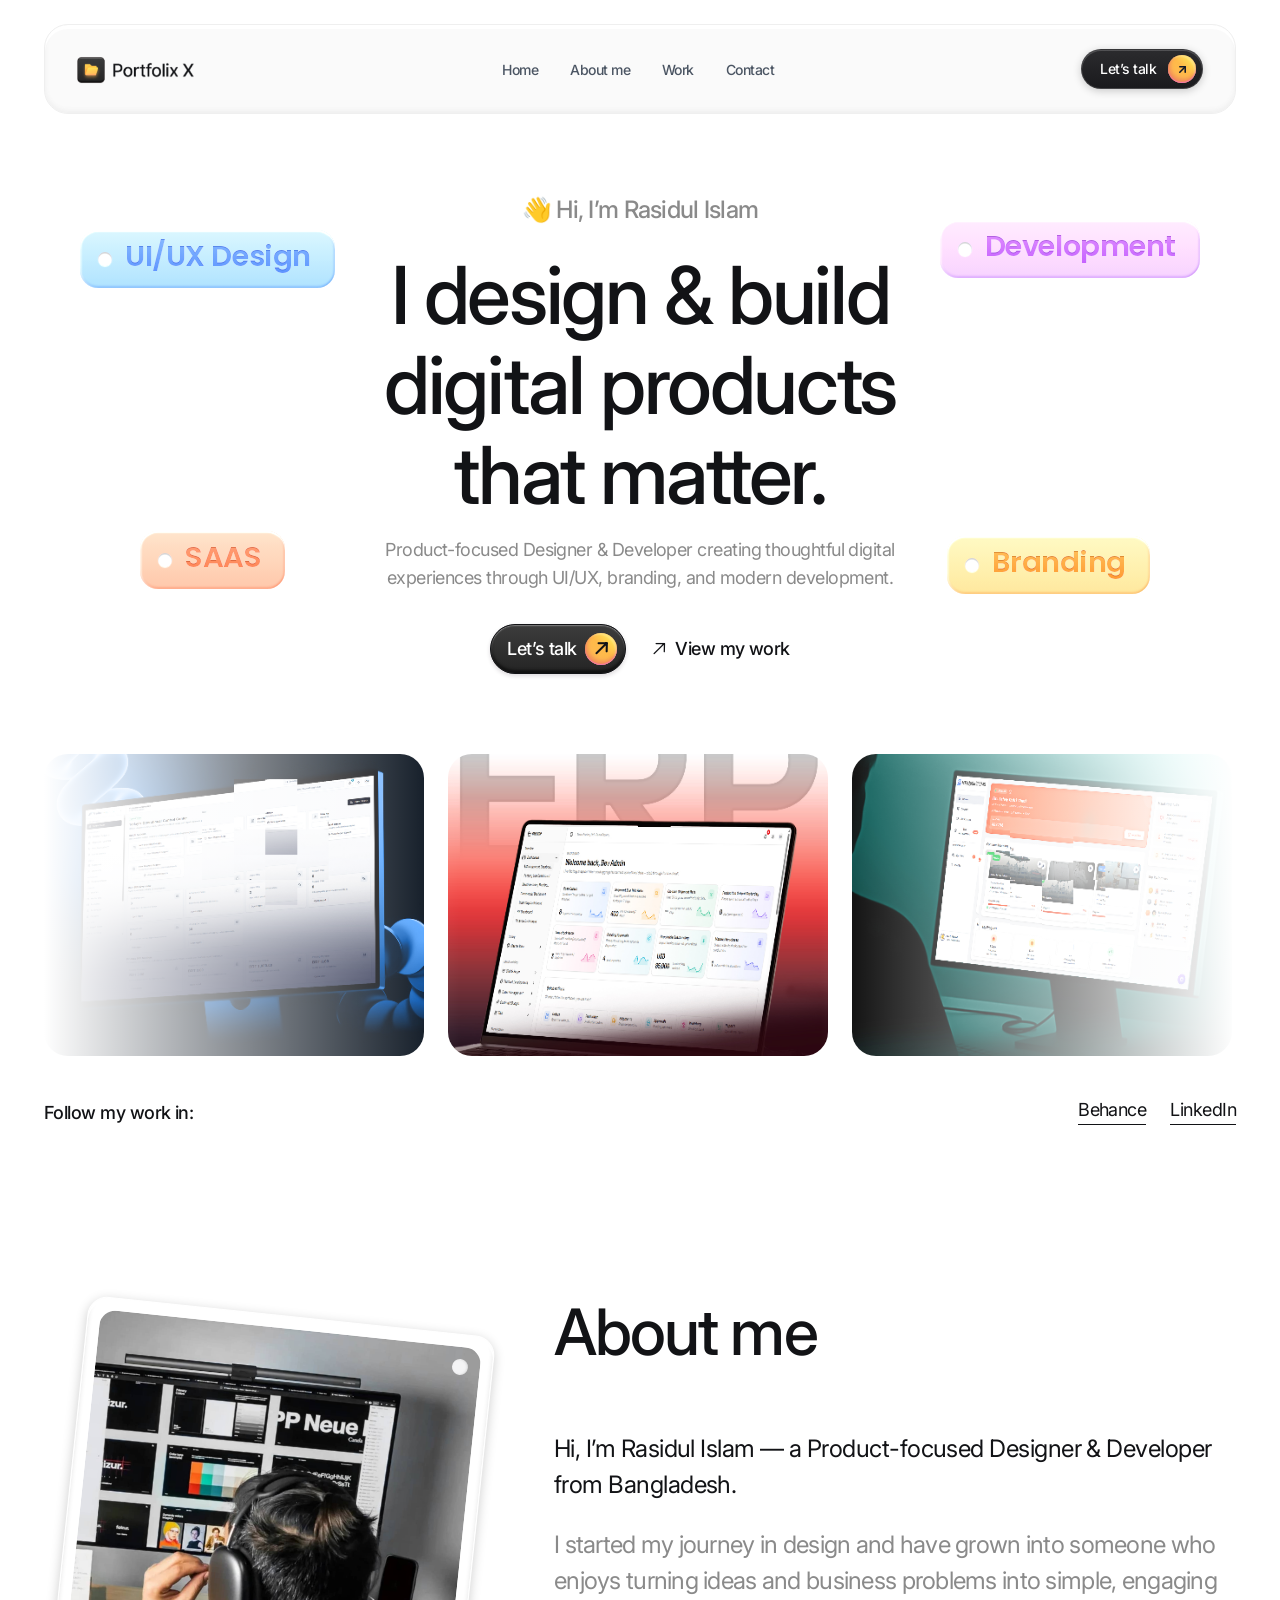
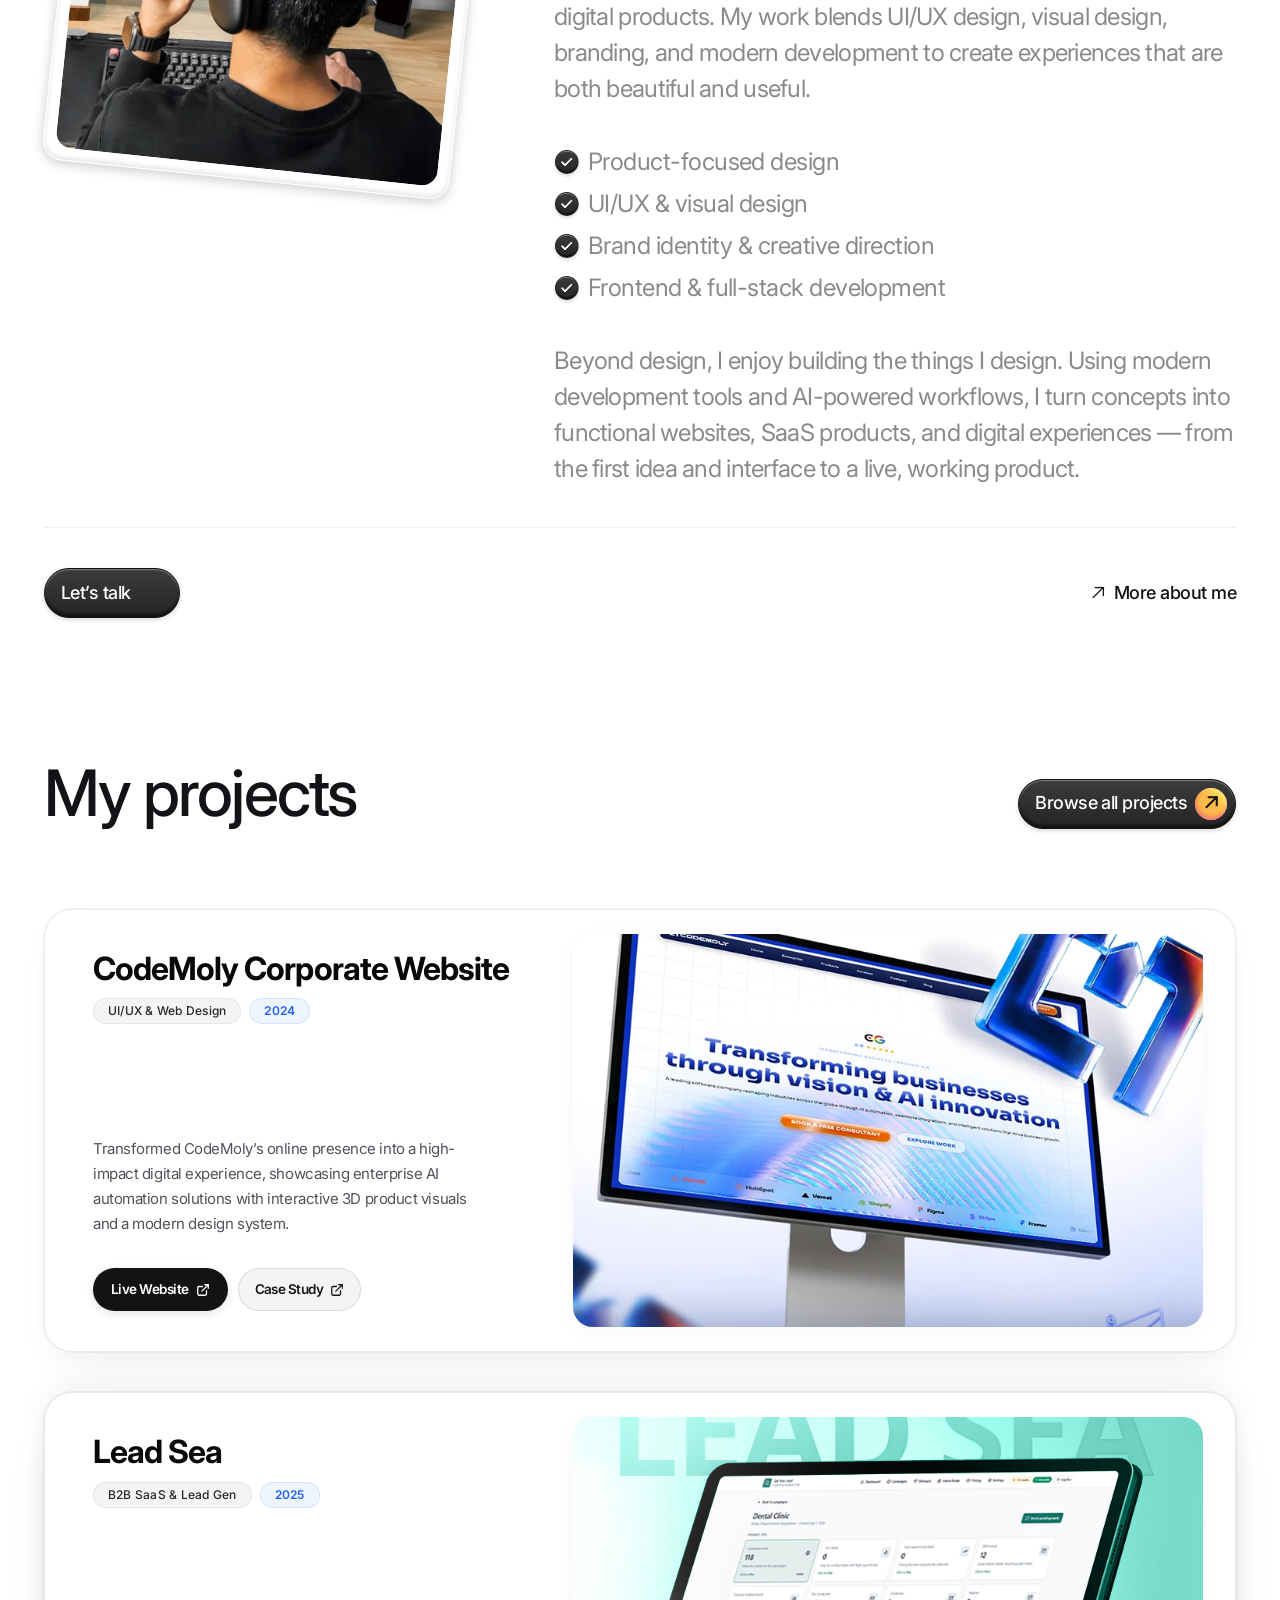
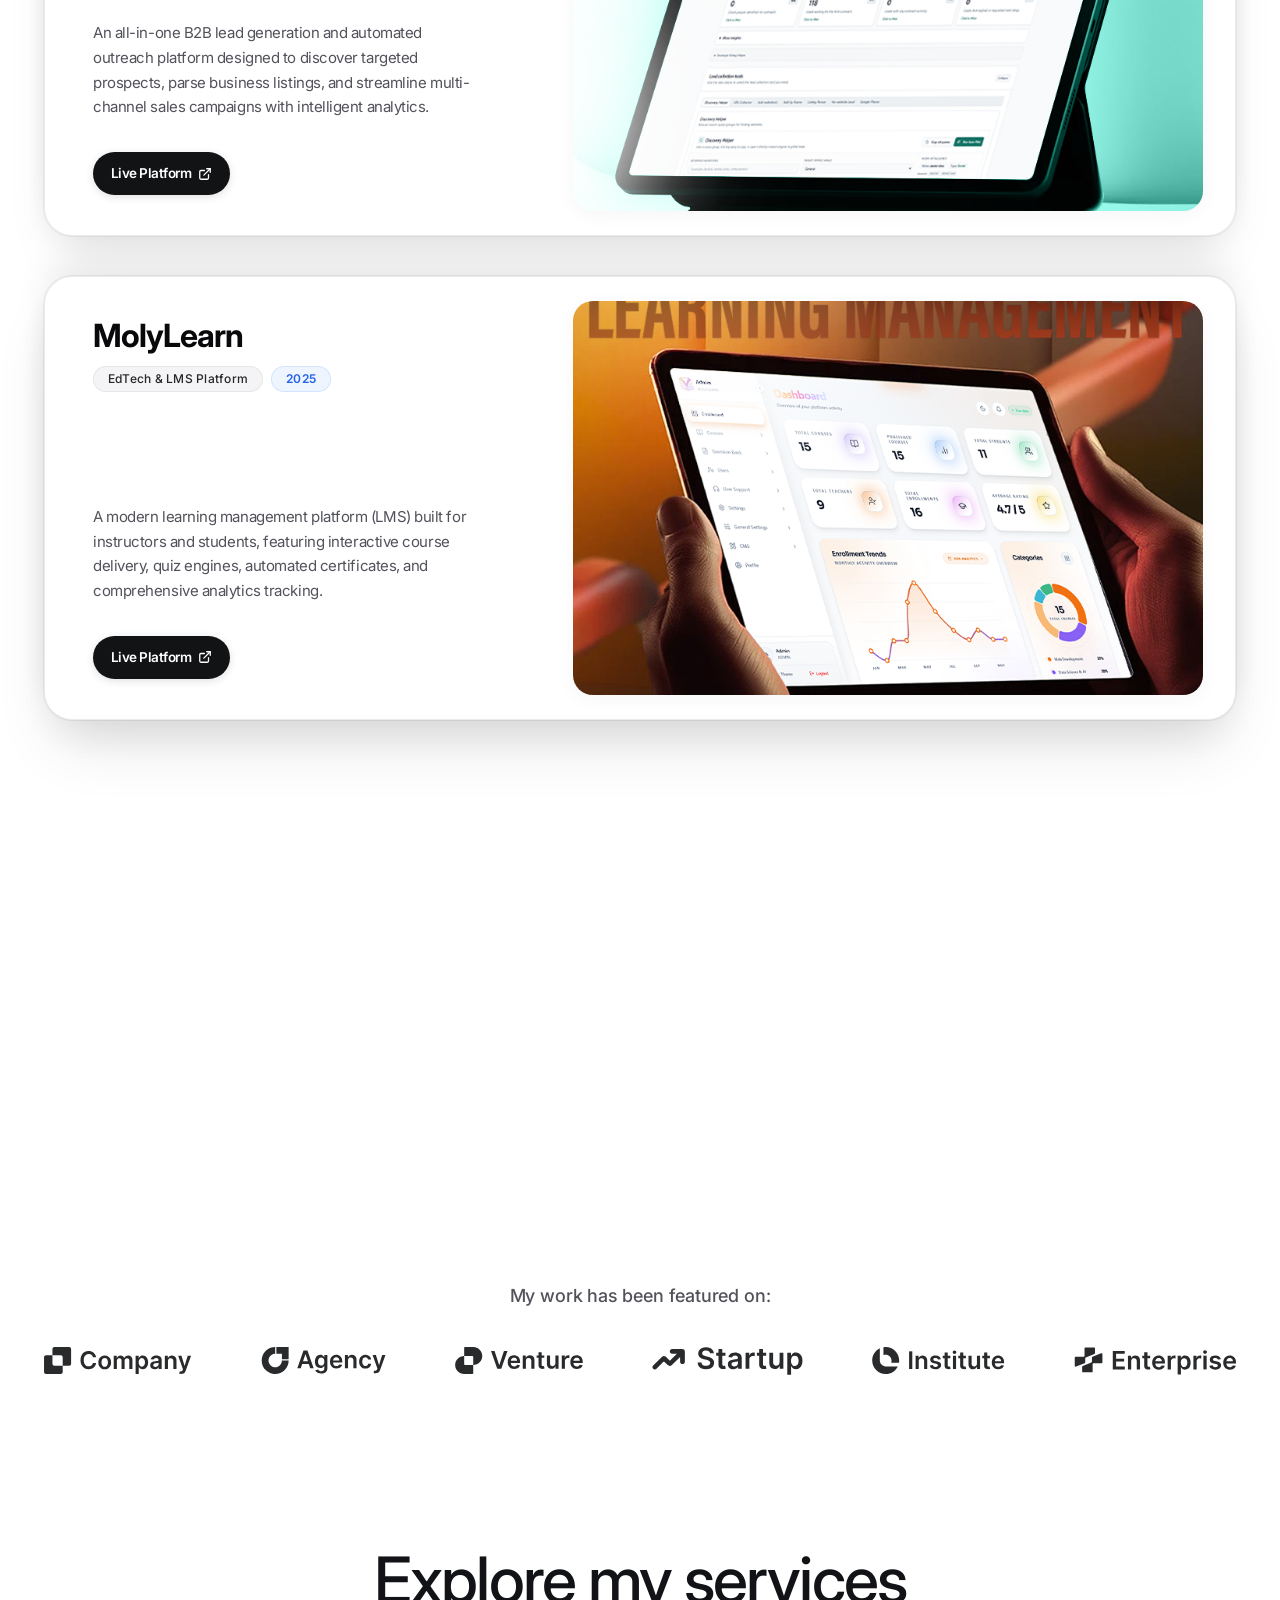
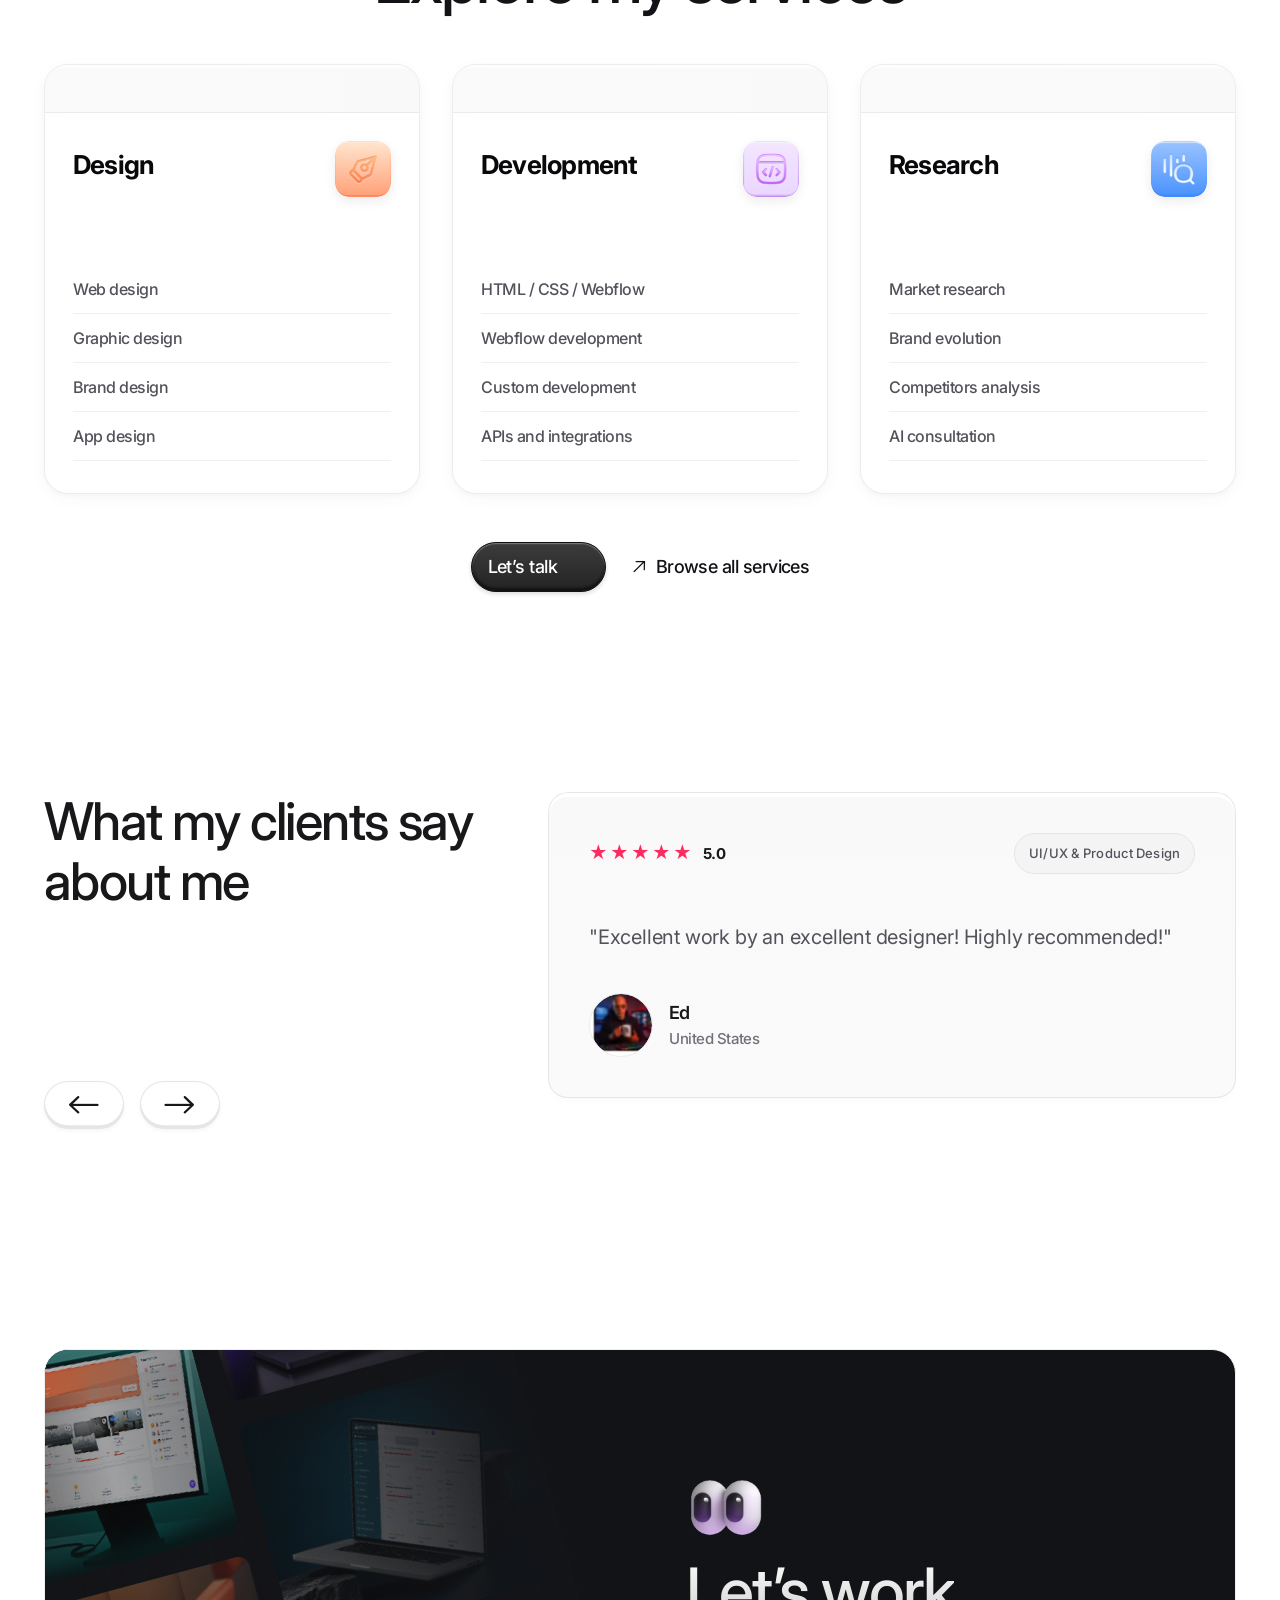
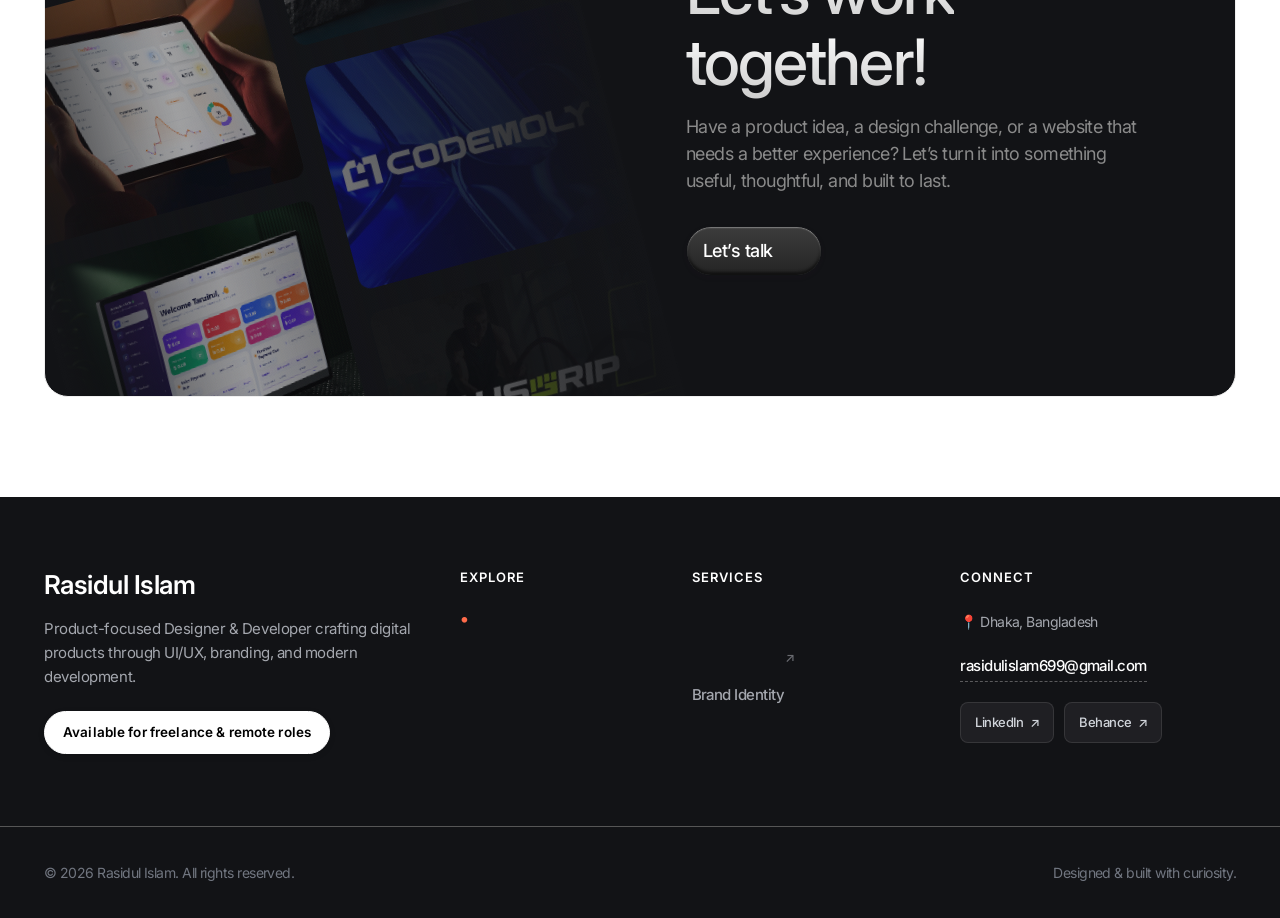
<file: index.html>
<!DOCTYPE html>
<html data-wf-domain="portfolixtemplate.webflow.io" data-wf-page="667c754c9d223413082639e3" data-wf-site="667c1fe7c451b2511da725f9" lang="en">

<head>
    <meta charset="utf-8" />
    <title>Portfolix X - Personal Portfolio Hero Section</title>
    <meta content="Let your creativity shine with Portfolix X, our perfect Personal Portfolio Webflow Template for personal branding and career growth." name="description" />
    <meta content="width=device-width, initial-scale=1" name="viewport" />
    
    <!-- Favicon -->
    <link href="assets/images/favicon.png" rel="shortcut icon" type="image/x-icon" />
    
    <!-- Google Fonts: Inter & Poppins -->
    <link rel="preconnect" href="https://fonts.googleapis.com" />
    <link rel="preconnect" href="https://fonts.gstatic.com" crossorigin />
    <link href="https://fonts.googleapis.com/css2?family=Inter:ital,opsz,wght@0,14..32,100..900;1,14..32,100..900&family=Poppins:wght@500;600&display=swap" rel="stylesheet" />

    <!-- Core & Custom Stylesheets -->
    <link href="assets/css/webflow.css" rel="stylesheet" type="text/css" />
    <link href="assets/css/design-system.css" rel="stylesheet" type="text/css" />
    <link href="assets/css/custom.css" rel="stylesheet" type="text/css" />

    <style>
        @media (min-width:992px) {
            html.w-mod-js:not(.w-mod-ix) [data-w-id="29074854-978f-c34d-8237-c5d2eea3e86b"],
            html.w-mod-js:not(.w-mod-ix) [data-w-id="39bc9b1b-9a89-58a8-e82b-32c3be05fd6d"],
            html.w-mod-js:not(.w-mod-ix) [data-w-id="5b90c8d5-7e19-72c4-c4d0-e778cbc68cc7"] {
                transform: translate3d(0, 0%, 0) scale3d(1, 1, 1);
            }
            html.w-mod-js:not(.w-mod-ix) [data-w-id="938a98c5-999f-b338-faf5-f097dc2e637a"],
            html.w-mod-js:not(.w-mod-ix) [data-w-id="77bf7648-a12b-e82e-3822-506a83a52ac7"],
            html.w-mod-js:not(.w-mod-ix) [data-w-id="9f350410-e99e-a7a5-a771-35c15f27e5c2"] {
                transform: translate3d(0, -100%, 0) scale3d(1, 1, 1);
            }
        }
    </style>
    <script type="text/javascript">
        !function(o, c) {
            var n = c.documentElement, t = " w-mod-";
            n.className += t + "js";
            ("ontouchstart" in o || o.DocumentTouch && c instanceof DocumentTouch) && (n.className += t + "touch");
        }(window, document);
    </script>
</head>

<body>
    <div class="page-wrapper">
        <!-- Floating Header & Navigation -->
        <header class="header-container sticky-alt">
            <div class="w-layout-blockcontainer container-default w-container">
                <div data-animation="default" class="header-wrapper v1 w-nav" data-collapse="all" role="banner">
                    <div class="header-wrapper header-floating">
                        <div class="header-container-wrapper">
                            <!-- Logo -->
                            <div class="nav-menu-left-side">
                                <div class="v1-logo-wrapper">
                                    <a href="#" class="logo-link w-inline-block" title="Portfolix X">
                                        <img src="assets/images/logo.png" loading="eager" alt="Portfolix X Logo" />
                                    </a>
                                </div>
                            </div>
                            
                            <!-- Middle Navigation Links (Desktop) -->
                            <nav class="nav-menu-center-links" role="navigation">
                                <a href="#" class="nav-center-link">Home</a>
                                <a href="about.html" class="nav-center-link">About me</a>
                                <a href="work.html" class="nav-center-link">Work</a>
                                <a href="contact.html" class="nav-center-link">Contact</a>
                            </nav>

                            <!-- Right Side: Let’s talk Button & Hamburger Menu Button -->
                            <div class="nav-menu-right-side">
                                <a href="contact.html" class="primary-button small header-shop-btn header-cta-btn w-inline-block" title="Let’s talk">
                                    <div>Let’s talk</div>
                                    <div class="button-icon-right small">
                                        <svg width="13" height="13" viewBox="0 0 24 24" fill="none" stroke="#111827" stroke-width="2.8" stroke-linecap="round" stroke-linejoin="round">
                                            <line x1="7" y1="17" x2="17" y2="7"></line>
                                            <polyline points="7 7 17 7 17 17"></polyline>
                                        </svg>
                                    </div>
                                </a>
                                <div class="hamburger-menu v2 w-nav-button" id="hamburgerBtn" aria-label="Open menu" role="button" tabindex="0">
                                    <div class="hamburger-menu-flex v2">
                                        <div class="hamburger-menu-line top"></div>
                                        <div class="hamburger-menu-line bottom"></div>
                                    </div>
                                </div>
                            </div>
                        </div>
                    </div>
                </div>
            </div>
        </header>

        <!-- Full-Page Menu Drawer Modal -->
        <div class="nav-menu-wrapper full-page-menu v1" id="menuDrawer">
            <div class="full-page-menu---bg v1" id="menuBackdrop"></div>
            <div class="list-nav-menu header-v1">
                <div class="w-layout-blockcontainer container-default width-100 w-container">
                    <div class="card-menu-wrapper">
                        <div class="card-menu">
                            <div class="card-menu---top-content">
                                <div class="availability-wrapper">
                                    <div class="availability-icon"></div>
                                    <div class="text-light">
                                        <div class="display-1 mid v2-alt" style="color: #fff; font-size: 16px; font-weight: 500;">Available for <span class="text-no-wrap">new projects</span></div>
                                    </div>
                                </div>
                                <div class="card-menu---close-button" id="menuCloseBtn" title="Close menu">
                                    <div>&#x2715;</div>
                                </div>
                            </div>
                            <div class="mg-top-default mg-top-24px---mbl">
                                <div class="card-menu---links-wrapper">
                                    <a href="contact.html" class="card-menu---link w-inline-block">
                                        <div class="left-icon"><div class="icon-font-rounded">&#xe810;</div></div>
                                        <div>Contact</div>
                                    </a>
                                    <a href="#services" class="card-menu---link w-inline-block">
                                        <div class="left-icon"><div class="icon-font-rounded">&#xe810;</div></div>
                                        <div>Services</div>
                                    </a>
                                </div>
                            </div>
                            <div class="mg-top-default mg-top-24px---mbl">
                                <div class="w-layout-grid card-menu---pages-grid">
                                    <a href="#" class="card-menu---link v2 w-inline-block w--current"><div>Home</div></a>
                                    <a href="about.html" class="card-menu---link v2 w-inline-block"><div>About me</div></a>
                                    <a href="work.html" class="card-menu---link v2 w-inline-block"><div>Work</div></a>
                                    <a href="#shop" class="card-menu---link v2 w-inline-block"><div>Shop</div></a>
                                    <a href="#blog" class="card-menu---link v2 w-inline-block"><div>Blog</div></a>
                                </div>
                            </div>
                            <div class="divider tertiary mg-default"></div>
                            <div>
                                <div class="display-3" style="color: rgba(255,255,255,0.7); font-size: 14px;">Follow me:</div>
                                <div class="mg-top-extra-small">
                                    <div class="social-media-grid small">
                                        <a href="https://www.behance.net/rasidulislamsajib1" target="_blank" rel="noopener noreferrer" class="text-link light">Behance</a>
                                        <a href="https://www.linkedin.com/in/rasidulislamsajib1/" target="_blank" rel="noopener noreferrer" class="text-link light">LinkedIn</a>
                                    </div>
                                </div>
                            </div>
                        </div>
                    </div>
                </div>
            </div>
        </div>

        <!-- HERO SECTION (CENTERED LAYOUT LIKE REFERENCE IMAGE) -->
        <section class="section hero-section---v2">
            <!-- SVG Filters for Badge Text Inner Shadow -->
            <svg width="0" height="0" style="position: absolute; pointer-events: none;" aria-hidden="true">
                <defs>
                    <!-- Yellow Inner Shadow (Branding) -->
                    <filter id="badge-text-inner-shadow-yellow" x="-20%" y="-20%" width="140%" height="140%">
                        <feOffset dx="0" dy="1.2" result="offset" />
                        <feGaussianBlur stdDeviation="0.4" result="blur" />
                        <feComposite operator="out" in="SourceGraphic" in2="blur" result="inverse" />
                        <feFlood flood-color="#a44e05" flood-opacity="0.55" result="color" />
                        <feComposite operator="in" in="color" in2="inverse" result="shadow" />
                        <feComposite operator="over" in="shadow" in2="SourceGraphic" />
                    </filter>

                    <!-- Blue Inner Shadow (UI/UX Design) -->
                    <filter id="badge-text-inner-shadow-blue" x="-20%" y="-20%" width="140%" height="140%">
                        <feOffset dx="0" dy="1.2" result="offset" />
                        <feGaussianBlur stdDeviation="0.4" result="blur" />
                        <feComposite operator="out" in="SourceGraphic" in2="blur" result="inverse" />
                        <feFlood flood-color="#1d4ebd" flood-opacity="0.55" result="color" />
                        <feComposite operator="in" in="color" in2="inverse" result="shadow" />
                        <feComposite operator="over" in="shadow" in2="SourceGraphic" />
                    </filter>

                    <!-- Orange Inner Shadow (SAAS) -->
                    <filter id="badge-text-inner-shadow-orange" x="-20%" y="-20%" width="140%" height="140%">
                        <feOffset dx="0" dy="1.2" result="offset" />
                        <feGaussianBlur stdDeviation="0.4" result="blur" />
                        <feComposite operator="out" in="SourceGraphic" in2="blur" result="inverse" />
                        <feFlood flood-color="#a83606" flood-opacity="0.55" result="color" />
                        <feComposite operator="in" in="color" in2="inverse" result="shadow" />
                        <feComposite operator="over" in="shadow" in2="SourceGraphic" />
                    </filter>

                    <!-- Purple Inner Shadow (Development) -->
                    <filter id="badge-text-inner-shadow-purple" x="-20%" y="-20%" width="140%" height="140%">
                        <feOffset dx="0" dy="1.2" result="offset" />
                        <feGaussianBlur stdDeviation="0.4" result="blur" />
                        <feComposite operator="out" in="SourceGraphic" in2="blur" result="inverse" />
                        <feFlood flood-color="#7a1fa6" flood-opacity="0.55" result="color" />
                        <feComposite operator="in" in="color" in2="inverse" result="shadow" />
                        <feComposite operator="over" in="shadow" in2="SourceGraphic" />
                    </filter>
                </defs>
            </svg>
            <div class="w-layout-blockcontainer container-default w-container">
                <div class="hero-v2-wrapper">
                    <!-- 4 Floating Claymorphic Badges (Equal Height & Text Size) -->
                    <!-- Top-Left: UI/UX Design -->
                    <div class="hero-v2-badge hero-v2-badge-top-left">
                        <div class="badge-pill badge-blue">
                            <div class="badge-hole"></div>
                            <div class="badge-text">UI/UX Design</div>
                        </div>
                    </div>

                    <!-- Top-Right: Development -->
                    <div class="hero-v2-badge hero-v2-badge-top-right">
                        <div class="badge-pill badge-purple">
                            <div class="badge-hole"></div>
                            <div class="badge-text">Development</div>
                        </div>
                    </div>

                    <!-- Bottom-Left: SAAS -->
                    <div class="hero-v2-badge hero-v2-badge-bottom-left">
                        <div class="badge-pill badge-orange">
                            <div class="badge-hole"></div>
                            <div class="badge-text">SAAS</div>
                        </div>
                    </div>

                    <!-- Bottom-Right: Branding -->
                    <div class="hero-v2-badge hero-v2-badge-bottom-right">
                        <div class="badge-pill badge-yellow">
                            <div class="badge-hole"></div>
                            <div class="badge-text">Branding</div>
                        </div>
                    </div>

                    <!-- Centered Text Content (Exact Text Retained, Face Removed) -->
                    <div class="hero-v2-content">
                        <div class="display-5 text-center">👋 Hi, I’m <span class="text-no-wrap">Rasidul Islam</span></div>
                        <div class="heading-wrapper center mg-top-small">
                            <h1 class="display-10 text-center">I design &amp; build<br />digital products<br />that matter.</h1>
                        </div>
                        <div class="mg-top-small">
                            <div class="inner-container _600px center">
                                <p class="text-center">Product-focused Designer &amp; Developer creating thoughtful digital experiences through UI/UX, branding, and modern development.</p>
                            </div>
                        </div>
                        <div class="mg-top-medium mg-top-32px---mbl">
                            <div class="buttons-row center">
                                <a href="contact.html" class="primary-button w-inline-block">
                                    <div>Let’s talk</div>
                                    <div class="button-icon-right">
                                        <div class="base-icon-font">&#xe810;</div>
                                    </div>
                                </a>
                                <a href="work.html" class="link mid w-inline-block">
                                    <div class="item-icon-left">
                                        <div class="icon-font-rounded">&#xe810;</div>
                                    </div>
                                    <div>View my work</div>
                                </a>
                            </div>
                        </div>
                    </div>
                </div>

                <!-- Bottom: Infinite Marquee Project Showcase -->
                <div class="hero-bottom-content-wrapper---v1">
                    <div class="marquee-wrapper">
                        <div class="marquee-track">
                            <div class="hero-marquee">
                                <div class="caruosel-image-wrapper"><img src="assets/images/hero-carousel/hero-1.png" loading="eager" alt="Project Showcase 1" class="image cover-image grow" /></div>
                                <div class="caruosel-image-wrapper"><img src="assets/images/hero-carousel/hero-2.png" loading="eager" alt="Project Showcase 2" class="image cover-image grow" /></div>
                                <div class="caruosel-image-wrapper"><img src="assets/images/hero-carousel/hero-3.png" loading="eager" alt="Project Showcase 3" class="image cover-image grow" /></div>
                                <div class="caruosel-image-wrapper"><img src="assets/images/hero-carousel/hero-4.png" loading="eager" alt="Project Showcase 4" class="image cover-image grow" /></div>
                                <div class="caruosel-image-wrapper"><img src="assets/images/hero-carousel/hero-5.png" loading="eager" alt="Project Showcase 5" class="image cover-image grow" /></div>
                                <div class="caruosel-image-wrapper"><img src="assets/images/hero-carousel/hero-6.png" loading="eager" alt="Project Showcase 6" class="image cover-image grow" /></div>
                                <div class="caruosel-image-wrapper"><img src="assets/images/hero-carousel/hero-7.png" loading="eager" alt="Project Showcase 7" class="image cover-image grow" /></div>
                                <div class="caruosel-image-wrapper"><img src="assets/images/hero-carousel/hero-8.png" loading="eager" alt="Project Showcase 8" class="image cover-image grow" /></div>
                                <div class="caruosel-image-wrapper"><img src="assets/images/hero-carousel/hero-9.png" loading="eager" alt="Project Showcase 9" class="image cover-image grow" /></div>
                                <div class="caruosel-image-wrapper"><img src="assets/images/hero-carousel/hero-10.png" loading="eager" alt="Project Showcase 10" class="image cover-image grow" /></div>
                                <div class="caruosel-image-wrapper"><img src="assets/images/hero-carousel/hero-11.png" loading="eager" alt="Project Showcase 11" class="image cover-image grow" /></div>
                            </div>
                            <div class="hero-marquee" aria-hidden="true">
                                <div class="caruosel-image-wrapper"><img src="assets/images/hero-carousel/hero-1.png" loading="eager" alt="Project Showcase 1" class="image cover-image grow" /></div>
                                <div class="caruosel-image-wrapper"><img src="assets/images/hero-carousel/hero-2.png" loading="eager" alt="Project Showcase 2" class="image cover-image grow" /></div>
                                <div class="caruosel-image-wrapper"><img src="assets/images/hero-carousel/hero-3.png" loading="eager" alt="Project Showcase 3" class="image cover-image grow" /></div>
                                <div class="caruosel-image-wrapper"><img src="assets/images/hero-carousel/hero-4.png" loading="eager" alt="Project Showcase 4" class="image cover-image grow" /></div>
                                <div class="caruosel-image-wrapper"><img src="assets/images/hero-carousel/hero-5.png" loading="eager" alt="Project Showcase 5" class="image cover-image grow" /></div>
                                <div class="caruosel-image-wrapper"><img src="assets/images/hero-carousel/hero-6.png" loading="eager" alt="Project Showcase 6" class="image cover-image grow" /></div>
                                <div class="caruosel-image-wrapper"><img src="assets/images/hero-carousel/hero-7.png" loading="eager" alt="Project Showcase 7" class="image cover-image grow" /></div>
                                <div class="caruosel-image-wrapper"><img src="assets/images/hero-carousel/hero-8.png" loading="eager" alt="Project Showcase 8" class="image cover-image grow" /></div>
                                <div class="caruosel-image-wrapper"><img src="assets/images/hero-carousel/hero-9.png" loading="eager" alt="Project Showcase 9" class="image cover-image grow" /></div>
                                <div class="caruosel-image-wrapper"><img src="assets/images/hero-carousel/hero-10.png" loading="eager" alt="Project Showcase 10" class="image cover-image grow" /></div>
                                <div class="caruosel-image-wrapper"><img src="assets/images/hero-carousel/hero-11.png" loading="eager" alt="Project Showcase 11" class="image cover-image grow" /></div>
                            </div>
                        </div>
                        <div class="hero-marquee-gradient---left"></div>
                        <div class="hero-marquee-gradient---right"></div>
                    </div>
                </div>

                <!-- Follow Me / Social Bar -->
                <div class="mg-top-large">
                    <div class="title-left---content-right">
                        <div class="display-3 mid color-neutral-700">Follow my <span class="text-no-wrap">work in:</span></div>
                        <div class="social-media-grid">
                            <a href="https://www.behance.net/rasidulislamsajib1" target="_blank" rel="noopener noreferrer" class="text-link alt-v2">Behance</a>
                            <a href="https://www.linkedin.com/in/rasidulislamsajib1/" target="_blank" rel="noopener noreferrer" class="text-link alt-v2">LinkedIn</a>
                        </div>
                    </div>
                </div>
            </div>
        </section>

        <!-- ABOUT ME SECTION -->
        <section class="section" id="about">
            <div class="w-layout-blockcontainer container-default w-container">
                <div class="w-layout-grid grid-2-columns about-grid---v1">
                    <div id="w-node-e8b55e81-cca9-fcc6-7a1e-eed80c0ccff0-082639e3" class="image-wrapper about-image---v1">
                        <div class="card-frame rotate-6deg">
                            <img src="assets/images/about-me.jpg" loading="eager" alt="Rasidul Islam - Product-focused Designer &amp; Developer" class="card-frame-image alt---mbl" />
                            <div class="card-frame-dot"></div>
                        </div>
                    </div>
                    <div id="w-node-_00c0a0dd-0359-5990-14f5-66651571d59c-082639e3" class="inner-container _682px">
                        <div class="inner-container _600px---mbl">
                            <h2 class="display-9 mid">About me</h2>
                            <div class="mg-top-extra-large mg-top-8px---mbl">
                                <div class="about-text-wrapper">
                                    <div class="paragraph-large text-titles">Hi, I’m Rasidul Islam — a Product-focused Designer &amp; Developer from <span class="text-no-wrap">Bangladesh.</span></div>
                                </div>
                            </div>
                            <div class="mg-top-default">
                                <p class="paragraph-large">I started my journey in design and have grown into someone who enjoys turning ideas and business problems into simple, engaging digital products. My work blends UI/UX design, visual design, branding, and modern development to create experiences that are both beautiful and useful.</p>
                            </div>
                            <div class="mg-top-large">
                                <div class="w-layout-grid grid-1-column gap-row-12px">
                                    <div class="feature-wrapper">
                                        <img src="assets/images/check-icon.png" loading="eager" width="32" alt="Check Icon" class="feature-icon" />
                                        <div>Product-focused design</div>
                                    </div>
                                    <div class="feature-wrapper">
                                        <img src="assets/images/check-icon.png" loading="eager" width="32" alt="Check Icon" class="feature-icon" />
                                        <div>UI/UX &amp; visual design</div>
                                    </div>
                                    <div class="feature-wrapper">
                                        <img src="assets/images/check-icon.png" loading="eager" width="32" alt="Check Icon" class="feature-icon" />
                                        <div>Brand identity &amp; creative direction</div>
                                    </div>
                                    <div class="feature-wrapper">
                                        <img src="assets/images/check-icon.png" loading="eager" width="32" alt="Check Icon" class="feature-icon" />
                                        <div>Frontend &amp; full-stack development</div>
                                    </div>
                                </div>
                            </div>
                            <div class="mg-top-large">
                                <p class="paragraph-large">Beyond design, I enjoy building the things I design. Using modern development tools and AI-powered workflows, I turn concepts into functional websites, SaaS products, and digital experiences — from the first idea and interface to a live, working product.</p>
                            </div>
                        </div>
                    </div>
                </div>
                <div class="divider mg-large"></div>
                <div class="buttons-row between center-mbp">
                    <a href="#contact" class="primary-button w-inline-block">
                        <div>Let’s talk</div>
                        <div class="button-icon-right">
                            <div class="base-icon-font">&#xe810;</div>
                        </div>
                    </a>
                    <a href="#about" class="link mid w-inline-block">
                        <div class="item-icon-left">
                            <div class="icon-font-rounded">&#xe810;</div>
                        </div>
                        <div>More about me</div>
                    </a>
                </div>
            </div>
        </section>

        <!-- MY PROJECTS SECTION -->
        <section class="section" id="projects">
            <div class="w-layout-blockcontainer container-default w-container">
                <div class="title-left---content-right">
                    <h2 class="display-9 mid">My projects</h2>
                    <a href="work.html" class="primary-button w-inline-block">
                        <div>Browse all projects</div>
                        <div class="button-icon-right">
                            <div class="base-icon-font">&#xe810;</div>
                        </div>
                    </a>
                </div>
                <div class="mg-top-section">
                    <div class="w-dyn-list">
                        <div role="list" class="cards-container w-dyn-items">
                            <!-- Project 1: CodeMoly Corporate Website -->
                            <div role="listitem" class="card-wrapper _01 w-dyn-item">
                                <div class="card project-card-v1 w-inline-block" onclick="if(!event.target.closest('a')) window.open('https://www.behance.net/gallery/255473267/Corporate-Website-into-a-Digital-Experience', '_blank')">
                                    <div class="card-project-v1---content-wrapper">
                                        <div class="card-project-v1---left-contet">
                                            <div>
                                                <h3 class="display-7 mid">CodeMoly Corporate Website</h3>
                                                <div class="mg-top-extra-small">
                                                    <div class="project-card-badge-row">
                                                        <span class="project-card-badge tag">UI/UX &amp; Web Design</span>
                                                        <span class="project-card-badge date">2024</span>
                                                    </div>
                                                </div>
                                            </div>
                                            <div class="inner-container _380px">
                                                <p>Transformed CodeMoly’s online presence into a high-impact digital experience, showcasing enterprise AI automation solutions with interactive 3D product visuals and a modern design system.</p>
                                                <div class="project-action-buttons mg-top-medium mg-top-32px---mbl">
                                                    <a href="https://code-moly-website-3-0.vercel.app/" target="_blank" rel="noopener noreferrer" class="project-btn-primary">
                                                        <span>Live Website</span>
                                                        <svg class="project-btn-icon" viewBox="0 0 24 24" fill="none" stroke="currentColor" stroke-width="2.2" stroke-linecap="round" stroke-linejoin="round"><path d="M18 13v6a2 2 0 0 1-2 2H5a2 2 0 0 1-2-2V8a2 2 0 0 1 2-2h6"></path><polyline points="15 3 21 3 21 9"></polyline><line x1="10" y1="14" x2="21" y2="3"></line></svg>
                                                    </a>
                                                    <a href="https://www.behance.net/gallery/255473267/Corporate-Website-into-a-Digital-Experience" target="_blank" rel="noopener noreferrer" class="project-btn-secondary">
                                                        <span>Case Study</span>
                                                        <svg class="project-btn-icon" viewBox="0 0 24 24" fill="none" stroke="currentColor" stroke-width="2.2" stroke-linecap="round" stroke-linejoin="round"><path d="M18 13v6a2 2 0 0 1-2 2H5a2 2 0 0 1-2-2V8a2 2 0 0 1 2-2h6"></path><polyline points="15 3 21 3 21 9"></polyline><line x1="10" y1="14" x2="21" y2="3"></line></svg>
                                                    </a>
                                                </div>
                                            </div>
                                        </div>
                                        <div class="image-wrapper border-radius-image-default project-card-v1-image-wrapper">
                                            <img src="assets/images/projects/codemoly-website.webp" loading="eager" alt="CodeMoly Corporate Website" class="image cover-image project-card-v1-image" />
                                        </div>
                                    </div>
                                    <div class="card-project-v1---bg"></div>
                                    <div class="card-project-v1---arrow-wrapper">
                                        <a href="https://www.behance.net/gallery/255473267/Corporate-Website-into-a-Digital-Experience" target="_blank" rel="noopener noreferrer" class="card-arrow" title="View Case Study">
                                            <div class="icon-font-rounded">&#xe810;</div>
                                        </a>
                                    </div>
                                </div>
                            </div>

                            <!-- Project 2: Lead Sea -->
                            <div role="listitem" class="card-wrapper _02 w-dyn-item">
                                <div class="card project-card-v1 w-inline-block" onclick="if(!event.target.closest('a')) window.open('https://lead-sea.vercel.app/campaigns/cmtqubkpu0000l704w95kusn6', '_blank')">
                                    <div class="card-project-v1---content-wrapper">
                                        <div class="card-project-v1---left-contet">
                                            <div>
                                                <h3 class="display-7 mid">Lead Sea</h3>
                                                <div class="mg-top-extra-small">
                                                    <div class="project-card-badge-row">
                                                        <span class="project-card-badge tag">B2B SaaS &amp; Lead Gen</span>
                                                        <span class="project-card-badge date">2025</span>
                                                    </div>
                                                </div>
                                            </div>
                                            <div class="inner-container _380px">
                                                <p>An all-in-one B2B lead generation and automated outreach platform designed to discover targeted prospects, parse business listings, and streamline multi-channel sales campaigns with intelligent analytics.</p>
                                                <div class="project-action-buttons mg-top-medium mg-top-32px---mbl">
                                                    <a href="https://lead-sea.vercel.app/campaigns/cmtqubkpu0000l704w95kusn6" target="_blank" rel="noopener noreferrer" class="project-btn-primary">
                                                        <span>Live Platform</span>
                                                        <svg class="project-btn-icon" viewBox="0 0 24 24" fill="none" stroke="currentColor" stroke-width="2.2" stroke-linecap="round" stroke-linejoin="round"><path d="M18 13v6a2 2 0 0 1-2 2H5a2 2 0 0 1-2-2V8a2 2 0 0 1 2-2h6"></path><polyline points="15 3 21 3 21 9"></polyline><line x1="10" y1="14" x2="21" y2="3"></line></svg>
                                                    </a>
                                                </div>
                                            </div>
                                        </div>
                                        <div class="image-wrapper border-radius-image-default project-card-v1-image-wrapper">
                                            <img src="assets/images/projects/lead-sea.png" loading="eager" alt="Lead Sea - B2B Lead Generation Platform" class="image cover-image project-card-v1-image" />
                                        </div>
                                    </div>
                                    <div class="card-project-v1---bg"></div>
                                    <div class="card-project-v1---arrow-wrapper">
                                        <a href="https://lead-sea.vercel.app/campaigns/cmtqubkpu0000l704w95kusn6" target="_blank" rel="noopener noreferrer" class="card-arrow" title="View Live Platform">
                                            <div class="icon-font-rounded">&#xe810;</div>
                                        </a>
                                    </div>
                                </div>
                            </div>

                            <!-- Project 3: MolyLearn -->
                            <div role="listitem" class="card-wrapper _03 w-dyn-item">
                                <div class="card project-card-v1 w-inline-block" onclick="if(!event.target.closest('a')) window.open('https://molylearn.codemoly.io/', '_blank')">
                                    <div class="card-project-v1---content-wrapper">
                                        <div class="card-project-v1---left-contet">
                                            <div>
                                                <h3 class="display-7 mid">MolyLearn</h3>
                                                <div class="mg-top-extra-small">
                                                    <div class="project-card-badge-row">
                                                        <span class="project-card-badge tag">EdTech &amp; LMS Platform</span>
                                                        <span class="project-card-badge date">2025</span>
                                                    </div>
                                                </div>
                                            </div>
                                            <div class="inner-container _380px">
                                                <p>A modern learning management platform (LMS) built for instructors and students, featuring interactive course delivery, quiz engines, automated certificates, and comprehensive analytics tracking.</p>
                                                <div class="project-action-buttons mg-top-medium mg-top-32px---mbl">
                                                    <a href="https://molylearn.codemoly.io/" target="_blank" rel="noopener noreferrer" class="project-btn-primary">
                                                        <span>Live Platform</span>
                                                        <svg class="project-btn-icon" viewBox="0 0 24 24" fill="none" stroke="currentColor" stroke-width="2.2" stroke-linecap="round" stroke-linejoin="round"><path d="M18 13v6a2 2 0 0 1-2 2H5a2 2 0 0 1-2-2V8a2 2 0 0 1 2-2h6"></path><polyline points="15 3 21 3 21 9"></polyline><line x1="10" y1="14" x2="21" y2="3"></line></svg>
                                                    </a>
                                                </div>
                                            </div>
                                        </div>
                                        <div class="image-wrapper border-radius-image-default project-card-v1-image-wrapper">
                                            <img src="assets/images/projects/molylearn.png" loading="eager" alt="MolyLearn - Learning Management Platform" class="image cover-image project-card-v1-image" />
                                        </div>
                                    </div>
                                    <div class="card-project-v1---bg"></div>
                                    <div class="card-project-v1---arrow-wrapper">
                                        <a href="https://molylearn.codemoly.io/" target="_blank" rel="noopener noreferrer" class="card-arrow" title="View Live Platform">
                                            <div class="icon-font-rounded">&#xe810;</div>
                                        </a>
                                    </div>
                                </div>
                            </div>
                        </div>
                    </div>
                </div>
            </div>
        </section>

        <!-- Section 4: Featured On -->
        <section class="section featured-section">
            <div class="w-layout-blockcontainer container-default w-container">
                <div class="text-center">
                    <div class="display-3">My work has been <span class="text-no-wrap">featured on:</span></div>
                </div>
                <div class="mg-top-large">
                    <div class="logo-strip-wrapper---grid">
                        <div class="logo-stripe-wrapper">
                            <img src="assets/images/logos/company.svg" loading="eager" alt="Company Logo - Portfolix X Webflow Template" />
                        </div>
                        <div class="logo-stripe-wrapper">
                            <img src="assets/images/logos/agency.svg" loading="eager" alt="Agency Logo - Portfolix X Webflow Template" />
                        </div>
                        <div class="logo-stripe-wrapper">
                            <img src="assets/images/logos/venture.svg" loading="eager" alt="Venture Logo - Portfolix X Webflow Template" />
                        </div>
                        <div class="logo-stripe-wrapper">
                            <img src="assets/images/logos/startup.svg" loading="eager" alt="Startup Logo - Portfolix X Webflow Template" />
                        </div>
                        <div class="logo-stripe-wrapper">
                            <img src="assets/images/logos/institute.svg" loading="eager" alt="Institute Logo - Portfolix X Webflow Template" />
                        </div>
                        <div class="logo-stripe-wrapper">
                            <img src="assets/images/logos/enterprise.svg" loading="eager" alt="Enterprise Logo - Portfolix X Webflow Template" />
                        </div>
                    </div>
                </div>
            </div>
        </section>

        <!-- Section 5: Explore My Services -->
        <section id="services" class="section services-section">
            <div class="w-layout-blockcontainer container-default w-container">
                <div class="text-center">
                    <h2 class="display-9 mid">Explore <span class="text-no-wrap">my services</span></h2>
                </div>
                <div class="mg-top-48px">
                    <div class="w-layout-grid grid-3-columns services-grid">
                        <!-- Service 1: Design -->
                        <a href="#service-design" class="card service-card-v1 w-inline-block">
                            <div class="position-relative">
                                <div class="service-card-v1---top-banner-light"></div>
                                <div class="service-card-v1---top-banner-dark"></div>
                            </div>
                            <div class="service-card---content _3-posts---item">
                                <div class="service-card-v1---top-content _3-posts---item">
                                    <div class="mg-top-extra-small">
                                        <h3 class="display-6 mid title">Design</h3>
                                    </div>
                                    <div class="service-card-icon">
                                        <img src="assets/images/services/design-icon.png" loading="eager" alt="Design Icon - Portfolix X Webflow Template" />
                                    </div>
                                </div>
                                <div class="w-layout-grid service-feature-grid _3-posts---item">
                                    <div class="display-3">Web design</div>
                                    <div class="divider"></div>
                                    <div class="display-3">Graphic design</div>
                                    <div class="divider"></div>
                                    <div class="display-3">Brand design</div>
                                    <div class="divider"></div>
                                    <div class="display-3">App design</div>
                                    <div class="divider"></div>
                                </div>
                            </div>
                        </a>

                        <!-- Service 2: Development -->
                        <a href="#service-development" class="card service-card-v1 w-inline-block">
                            <div class="position-relative">
                                <div class="service-card-v1---top-banner-light"></div>
                                <div class="service-card-v1---top-banner-dark"></div>
                            </div>
                            <div class="service-card---content _3-posts---item">
                                <div class="service-card-v1---top-content _3-posts---item">
                                    <div class="wrap-anywhere-word">
                                        <div class="mg-top-extra-small">
                                            <h3 class="display-6 mid title">Development</h3>
                                        </div>
                                    </div>
                                    <div class="service-card-icon">
                                        <img src="assets/images/services/development-icon.png" loading="eager" alt="Development Icon - Portfolix X Webflow Template" />
                                    </div>
                                </div>
                                <div class="w-layout-grid service-feature-grid _3-posts---item">
                                    <div class="display-3">HTML / CSS / Webflow</div>
                                    <div class="divider"></div>
                                    <div class="display-3">Webflow development</div>
                                    <div class="divider"></div>
                                    <div class="display-3">Custom development</div>
                                    <div class="divider"></div>
                                    <div class="display-3">APIs and integrations</div>
                                    <div class="divider"></div>
                                </div>
                            </div>
                        </a>

                        <!-- Service 3: Research -->
                        <a href="#service-research" class="card service-card-v1 w-inline-block">
                            <div class="position-relative">
                                <div class="service-card-v1---top-banner-light"></div>
                                <div class="service-card-v1---top-banner-dark"></div>
                            </div>
                            <div class="service-card---content _3-posts---item">
                                <div class="service-card-v1---top-content _3-posts---item">
                                    <div class="mg-top-extra-small">
                                        <h3 class="display-6 mid title">Research</h3>
                                    </div>
                                    <div class="service-card-icon">
                                        <img src="assets/images/services/research-icon.png" loading="eager" alt="Research Icon - Portfolix X Webflow Template" />
                                    </div>
                                </div>
                                <div class="w-layout-grid service-feature-grid _3-posts---item">
                                    <div class="display-3">Market research</div>
                                    <div class="divider"></div>
                                    <div class="display-3">Brand evolution</div>
                                    <div class="divider"></div>
                                    <div class="display-3">Competitors analysis</div>
                                    <div class="divider"></div>
                                    <div class="display-3">AI consultation</div>
                                    <div class="divider"></div>
                                </div>
                            </div>
                        </a>
                    </div>
                </div>
                <div class="mg-top-48px">
                    <div class="buttons-row center-mbp">
                        <a href="#contact" class="primary-button w-inline-block">
                            <div>Let’s talk</div>
                            <div class="button-icon-right">
                                <div class="base-icon-font">&#xe810;</div>
                            </div>
                        </a>
                        <a href="#services" class="link mid w-inline-block">
                            <div class="item-icon-left">
                                <div class="icon-font-rounded">&#xe810;</div>
                            </div>
                            <div>Browse all services</div>
                        </a>
                    </div>
                </div>
            </div>
        </section>

        <!-- Section: Testimonials -->
        <section id="testimonials" class="section overflow-hidden testimonial-section">
            <div class="w-layout-blockcontainer container-default w-container">
                <div class="testimonial-grid-v1-wrapper">
                    <div class="testimonial-left-content---v1">
                        <h2 class="display-9 mid">What my clients say <span class="text-no-wrap">about me</span></h2>
                    </div>
                    <div class="slider-wrapper---testimonial-v1">
                        <div data-delay="4000" data-animation="cross" class="slider-wrapper testimonial-slider-v1 w-slider" data-autoplay="false" data-easing="ease" data-hide-arrows="false" data-disable-swipe="false" data-autoplay-limit="0" data-nav-spacing="3" data-duration="500" data-infinite="true">
                            <div class="slider-mask testimonial-slider---v1 w-slider-mask">
                                <div class="w-slide active-slide" aria-label="1 of 4" role="group">
                                    <div class="card gradient-card testimonial-v1-card">
                                        <div class="testimonial-card-header">
                                            <div class="testimonial-rating-wrap">
                                                <span class="testimonial-stars">★★★★★</span>
                                                <span class="testimonial-rating-num">5.0</span>
                                            </div>
                                            <div class="testimonial-tag-badge">UI/UX &amp; Product Design</div>
                                        </div>
                                        <div class="inner-container _600px---mbl">
                                            <p class="paragraph-large">&quot;Excellent work by an excellent designer! Highly recommended!&quot;</p>
                                        </div>
                                        <div class="testimonial-author-wrapper">
                                            <div class="testimonial-avatar">
                                                <img src="assets/images/testimonials/client-ed.png" loading="eager" alt="Ed" class="image cover-image" />
                                            </div>
                                            <div>
                                                <div class="display-3 mid text-titles">Ed</div>
                                                <div class="display-3 author-role">United States</div>
                                            </div>
                                        </div>
                                    </div>
                                </div>
                                <div class="w-slide" aria-label="2 of 4" role="group">
                                    <div class="card gradient-card testimonial-v1-card">
                                        <div class="testimonial-card-header">
                                            <div class="testimonial-rating-wrap">
                                                <span class="testimonial-stars">★★★★★</span>
                                                <span class="testimonial-rating-num">5.0</span>
                                            </div>
                                            <div class="testimonial-tag-badge">Website &amp; Visual Design</div>
                                        </div>
                                        <div class="inner-container _600px---mbl">
                                            <p class="paragraph-large">&quot;He was very friendly, listened to my requirement quick and I love his design.&quot;</p>
                                        </div>
                                        <div class="testimonial-author-wrapper">
                                            <div class="testimonial-avatar">
                                                <img src="assets/images/testimonials/client-cans84.png" loading="eager" alt="cans84" class="image cover-image" />
                                            </div>
                                            <div>
                                                <div class="display-3 mid text-titles">cans84</div>
                                                <div class="display-3 author-role">United Kingdom</div>
                                            </div>
                                        </div>
                                    </div>
                                </div>
                                <div class="w-slide" aria-label="3 of 4" role="group">
                                    <div class="card gradient-card testimonial-v1-card">
                                        <div class="testimonial-card-header">
                                            <div class="testimonial-rating-wrap">
                                                <span class="testimonial-stars">★★★★★</span>
                                                <span class="testimonial-rating-num">5.0</span>
                                            </div>
                                            <div class="testimonial-tag-badge">Logo &amp; Graphic Design</div>
                                        </div>
                                        <div class="inner-container _600px---mbl">
                                            <p class="paragraph-large">&quot;Very creative and responsive to my requests. Easy to work with.&quot;</p>
                                        </div>
                                        <div class="testimonial-author-wrapper">
                                            <div class="testimonial-avatar">
                                                <img src="assets/images/testimonials/client-paul.png" loading="eager" alt="Paul" class="image cover-image" />
                                            </div>
                                            <div>
                                                <div class="display-3 mid text-titles">Paul</div>
                                                <div class="display-3 author-role">United States</div>
                                            </div>
                                        </div>
                                    </div>
                                </div>
                                <div class="w-slide" aria-label="4 of 4" role="group">
                                    <div class="card gradient-card testimonial-v1-card">
                                        <div class="testimonial-card-header">
                                            <div class="testimonial-rating-wrap">
                                                <span class="testimonial-stars">★★★★★</span>
                                                <span class="testimonial-rating-num">4.8</span>
                                            </div>
                                            <div class="testimonial-tag-badge">Website &amp; 3D Design</div>
                                        </div>
                                        <div class="inner-container _600px---mbl">
                                            <p class="paragraph-large">&quot;Great working with you, Hope we work again on some other projects&quot;</p>
                                        </div>
                                        <div class="testimonial-author-wrapper">
                                            <div class="testimonial-avatar">
                                                <img src="assets/images/testimonials/client-naresh.png" loading="eager" alt="Naresh Garibudi" class="image cover-image" />
                                            </div>
                                            <div>
                                                <div class="display-3 mid text-titles">nareshgaribudi92</div>
                                                <div class="display-3 author-role">India</div>
                                            </div>
                                        </div>
                                    </div>
                                </div>
                            </div>
                            <div class="secondary-button slider-button testimonial-v1---left w-slider-arrow-left" role="button" tabindex="0" aria-label="previous slide">
                                <div class="slider-arrow-icon">&#xe801;</div>
                            </div>
                            <div class="secondary-button slider-button testimonial-v1---right w-slider-arrow-right" role="button" tabindex="0" aria-label="next slide">
                                <div class="slider-arrow-icon is-right">&#xe801;</div>
                            </div>
                            <div class="hidden w-slider-nav w-round w-num"></div>
                        </div>
                    </div>
                </div>
            </div>
        </section>

        <!-- Section 7: CTA ("Let's work together!") -->
        <section id="contact-cta" class="section cta-section">
            <div class="w-layout-blockcontainer container-default w-container">
                <div class="card cta-card-v1">
                    <div class="w-layout-grid grid-2-columns cta-v1-grid">
                        <div id="w-node-_778dee6d-d280-5e21-fe00-002c1c43ec69-082639e3" class="inner-container _469px">
                            <div class="z-index-1">
                                <div class="image-wrapper cta-icon-v1">
                                    <img src="assets/images/cta/cta-eye-icon.png" loading="eager" alt="Lets Work Together Icon - Portfolix X Webflow Template" class="image" />
                                </div>
                                <div class="mg-top-small">
                                    <h2 class="display-9 mid gradient-title">Let’s work together!</h2>
                                </div>
                                <div class="mg-top-small">
                                    <p>Have a product idea, a design challenge, or a website that needs a better experience? Let’s turn it into something useful, thoughtful, and built to last.</p>
                                </div>
                                <div class="mg-top-medium mg-top-32px---mbl">
                                    <div class="buttons-row left">
                                        <a id="w-node-e9da5fd6-ab44-5b2f-81ad-6e5f36bfab9c-36bfab9c" href="#contact" class="primary-button w-inline-block">
                                            <div>Let’s talk</div>
                                            <div class="button-icon-right">
                                                <div class="base-icon-font">&#xe810;</div>
                                            </div>
                                        </a>
                                    </div>
                                </div>
                            </div>
                        </div>
                        <div class="cta-v1---marquee-container">
                            <div class="cta-main---marquee-wrapper col-1">
                                <div class="marquee">
                                    <div class="cta-main---marquee">
                                        <div class="caruosel-image-wrapper small"><img src="assets/images/hero-carousel/hero-1.png" loading="eager" alt="Project Showcase 1" class="image cover-image grow" /></div>
                                        <div class="caruosel-image-wrapper small"><img src="assets/images/hero-carousel/hero-3.png" loading="eager" alt="Project Showcase 3" class="image cover-image grow" /></div>
                                        <div class="caruosel-image-wrapper small"><img src="assets/images/hero-carousel/hero-5.png" loading="eager" alt="Project Showcase 5" class="image cover-image grow" /></div>
                                        <div class="caruosel-image-wrapper small"><img src="assets/images/hero-carousel/hero-7.png" loading="eager" alt="Project Showcase 7" class="image cover-image grow" /></div>
                                        <div class="caruosel-image-wrapper small"><img src="assets/images/hero-carousel/hero-9.png" loading="eager" alt="Project Showcase 9" class="image cover-image grow" /></div>
                                    </div>
                                </div>
                                <div class="marquee">
                                    <div class="cta-main---marquee">
                                        <div class="caruosel-image-wrapper small"><img src="assets/images/hero-carousel/hero-1.png" loading="eager" alt="Project Showcase 1" class="image cover-image grow" /></div>
                                        <div class="caruosel-image-wrapper small"><img src="assets/images/hero-carousel/hero-3.png" loading="eager" alt="Project Showcase 3" class="image cover-image grow" /></div>
                                        <div class="caruosel-image-wrapper small"><img src="assets/images/hero-carousel/hero-5.png" loading="eager" alt="Project Showcase 5" class="image cover-image grow" /></div>
                                        <div class="caruosel-image-wrapper small"><img src="assets/images/hero-carousel/hero-7.png" loading="eager" alt="Project Showcase 7" class="image cover-image grow" /></div>
                                        <div class="caruosel-image-wrapper small"><img src="assets/images/hero-carousel/hero-9.png" loading="eager" alt="Project Showcase 9" class="image cover-image grow" /></div>
                                    </div>
                                </div>
                                <div class="marquee">
                                    <div class="cta-main---marquee">
                                        <div class="caruosel-image-wrapper small"><img src="assets/images/hero-carousel/hero-1.png" loading="eager" alt="Project Showcase 1" class="image cover-image grow" /></div>
                                        <div class="caruosel-image-wrapper small"><img src="assets/images/hero-carousel/hero-3.png" loading="eager" alt="Project Showcase 3" class="image cover-image grow" /></div>
                                        <div class="caruosel-image-wrapper small"><img src="assets/images/hero-carousel/hero-5.png" loading="eager" alt="Project Showcase 5" class="image cover-image grow" /></div>
                                        <div class="caruosel-image-wrapper small"><img src="assets/images/hero-carousel/hero-7.png" loading="eager" alt="Project Showcase 7" class="image cover-image grow" /></div>
                                        <div class="caruosel-image-wrapper small"><img src="assets/images/hero-carousel/hero-9.png" loading="eager" alt="Project Showcase 9" class="image cover-image grow" /></div>
                                    </div>
                                </div>
                            </div>
                            <div class="cta-main---marquee-wrapper col-2">
                                <div class="marquee">
                                    <div class="cta-main---marquee">
                                        <div class="caruosel-image-wrapper small"><img src="assets/images/hero-carousel/hero-2.png" loading="eager" alt="Project Showcase 2" class="image cover-image grow" /></div>
                                        <div class="caruosel-image-wrapper small"><img src="assets/images/hero-carousel/hero-4.png" loading="eager" alt="Project Showcase 4" class="image cover-image grow" /></div>
                                        <div class="caruosel-image-wrapper small"><img src="assets/images/hero-carousel/hero-6.png" loading="eager" alt="Project Showcase 6" class="image cover-image grow" /></div>
                                        <div class="caruosel-image-wrapper small"><img src="assets/images/hero-carousel/hero-8.png" loading="eager" alt="Project Showcase 8" class="image cover-image grow" /></div>
                                        <div class="caruosel-image-wrapper small"><img src="assets/images/hero-carousel/hero-10.png" loading="eager" alt="Project Showcase 10" class="image cover-image grow" /></div>
                                        <div class="caruosel-image-wrapper small"><img src="assets/images/hero-carousel/hero-11.png" loading="eager" alt="Project Showcase 11" class="image cover-image grow" /></div>
                                    </div>
                                </div>
                                <div class="marquee">
                                    <div class="cta-main---marquee">
                                        <div class="caruosel-image-wrapper small"><img src="assets/images/hero-carousel/hero-2.png" loading="eager" alt="Project Showcase 2" class="image cover-image grow" /></div>
                                        <div class="caruosel-image-wrapper small"><img src="assets/images/hero-carousel/hero-4.png" loading="eager" alt="Project Showcase 4" class="image cover-image grow" /></div>
                                        <div class="caruosel-image-wrapper small"><img src="assets/images/hero-carousel/hero-6.png" loading="eager" alt="Project Showcase 6" class="image cover-image grow" /></div>
                                        <div class="caruosel-image-wrapper small"><img src="assets/images/hero-carousel/hero-8.png" loading="eager" alt="Project Showcase 8" class="image cover-image grow" /></div>
                                        <div class="caruosel-image-wrapper small"><img src="assets/images/hero-carousel/hero-10.png" loading="eager" alt="Project Showcase 10" class="image cover-image grow" /></div>
                                        <div class="caruosel-image-wrapper small"><img src="assets/images/hero-carousel/hero-11.png" loading="eager" alt="Project Showcase 11" class="image cover-image grow" /></div>
                                    </div>
                                </div>
                                <div class="marquee">
                                    <div class="cta-main---marquee">
                                        <div class="caruosel-image-wrapper small"><img src="assets/images/hero-carousel/hero-2.png" loading="eager" alt="Project Showcase 2" class="image cover-image grow" /></div>
                                        <div class="caruosel-image-wrapper small"><img src="assets/images/hero-carousel/hero-4.png" loading="eager" alt="Project Showcase 4" class="image cover-image grow" /></div>
                                        <div class="caruosel-image-wrapper small"><img src="assets/images/hero-carousel/hero-6.png" loading="eager" alt="Project Showcase 6" class="image cover-image grow" /></div>
                                        <div class="caruosel-image-wrapper small"><img src="assets/images/hero-carousel/hero-8.png" loading="eager" alt="Project Showcase 8" class="image cover-image grow" /></div>
                                        <div class="caruosel-image-wrapper small"><img src="assets/images/hero-carousel/hero-10.png" loading="eager" alt="Project Showcase 10" class="image cover-image grow" /></div>
                                        <div class="caruosel-image-wrapper small"><img src="assets/images/hero-carousel/hero-11.png" loading="eager" alt="Project Showcase 11" class="image cover-image grow" /></div>
                                    </div>
                                </div>
                            </div>
                            <div class="cta-v1---gradient-right"></div>
                            <div class="cta-v1---gradient-left"></div>
                        </div>
                    </div>
                </div>
            </div>
        </section>


        <!-- FOOTER -->
        <footer class="footer-wrapper">

            <div class="footer-middle">
                <div class="w-layout-blockcontainer container-default w-container">
                    <div class="footer-modern-grid">
                        <!-- Col 1: Identity & Availability -->
                        <div class="footer-col-brand">
                            <a href="index.html" class="footer-brand-title">
                                <span class="brand-name">Rasidul Islam</span>
                            </a>
                            <p class="footer-bio-text">Product-focused Designer &amp; Developer crafting digital products through UI/UX, branding, and modern development.</p>
                            <div class="footer-availability-badge">
                                <span class="availability-badge-text">Available for freelance &amp; remote roles</span>
                            </div>
                        </div>

                        <!-- Col 2: Navigation / Explore -->
                        <div class="footer-nav-block">
                            <div class="footer-title">Explore</div>
                            <ul role="list" class="footer-column-links">
                                <li class="footer-column-item">
                                    <a href="index.html" class="footer-item-link w-inline-block w--current">
                                        <span>Home</span>
                                    </a>
                                </li>
                                <li class="footer-column-item">
                                    <a href="about.html" class="footer-item-link w-inline-block">
                                        <span>About</span>
                                    </a>
                                </li>
                                <li class="footer-column-item">
                                    <a href="work.html" class="footer-item-link w-inline-block">
                                        <span>Work</span>
                                    </a>
                                </li>
                                <li class="footer-column-item">
                                    <a href="contact.html" class="footer-item-link w-inline-block">
                                        <span>Contact</span>
                                    </a>
                                </li>
                            </ul>
                        </div>

                        <!-- Col 3: Services -->
                        <div class="footer-nav-block">
                            <div class="footer-title">Services</div>
                            <ul role="list" class="footer-column-links">
                                <li class="footer-column-item">
                                    <a href="index.html#projects" class="footer-item-link w-inline-block">
                                        <span>Product Design</span>
                                        <span class="link-arrow">↗</span>
                                    </a>
                                </li>
                                <li class="footer-column-item">
                                    <a href="index.html#projects" class="footer-item-link w-inline-block">
                                        <span>UI/UX Design</span>
                                        <span class="link-arrow">↗</span>
                                    </a>
                                </li>
                                <li class="footer-column-item">
                                    <a href="index.html#about" class="footer-item-link w-inline-block">
                                        <span>Brand Identity</span>
                                        <span class="link-arrow">↗</span>
                                    </a>
                                </li>
                                <li class="footer-column-item">
                                    <a href="index.html#projects" class="footer-item-link w-inline-block">
                                        <span>Frontend Dev</span>
                                        <span class="link-arrow">↗</span>
                                    </a>
                                </li>
                            </ul>
                        </div>

                        <!-- Col 4: Connect -->
                        <div class="footer-nav-block">
                            <div class="footer-title">Connect</div>
                            <div class="footer-connect-info">
                                <div class="footer-location-item">
                                    <span>📍 Dhaka, Bangladesh</span>
                                </div>
                                <div>
                                    <a href="mailto:rasidulislam699@gmail.com" class="footer-direct-email">rasidulislam699@gmail.com</a>
                                </div>
                                <div class="footer-social-chips">
                                    <a href="https://www.linkedin.com/in/rasidulislamsajib1/" target="_blank" rel="noopener noreferrer" class="footer-social-chip">
                                        <span>LinkedIn</span>
                                        <span>↗</span>
                                    </a>
                                    <a href="https://www.behance.net/rasidulislamsajib1" target="_blank" rel="noopener noreferrer" class="footer-social-chip">
                                        <span>Behance</span>
                                        <span>↗</span>
                                    </a>
                                </div>
                            </div>
                        </div>
                    </div>
                </div>
            </div>
            <div class="footer-bottom">
                <div class="w-layout-blockcontainer container-default w-container">
                    <div class="footer-bottom-flex">
                        <div class="footer-copyright-text">© 2026 Rasidul Islam. All rights reserved.</div>
                        <div class="footer-built-with-text">Designed &amp; built with curiosity.</div>
                    </div>
                </div>
            </div>
        </footer>
    </div>

    <!-- Scripts -->
    <script src="assets/js/jquery.min.js" type="text/javascript"></script>
    <script src="assets/js/webflow.js" type="text/javascript"></script>
    <script src="assets/js/main.js?v=2" type="text/javascript"></script>
</body>
</html>
</file>
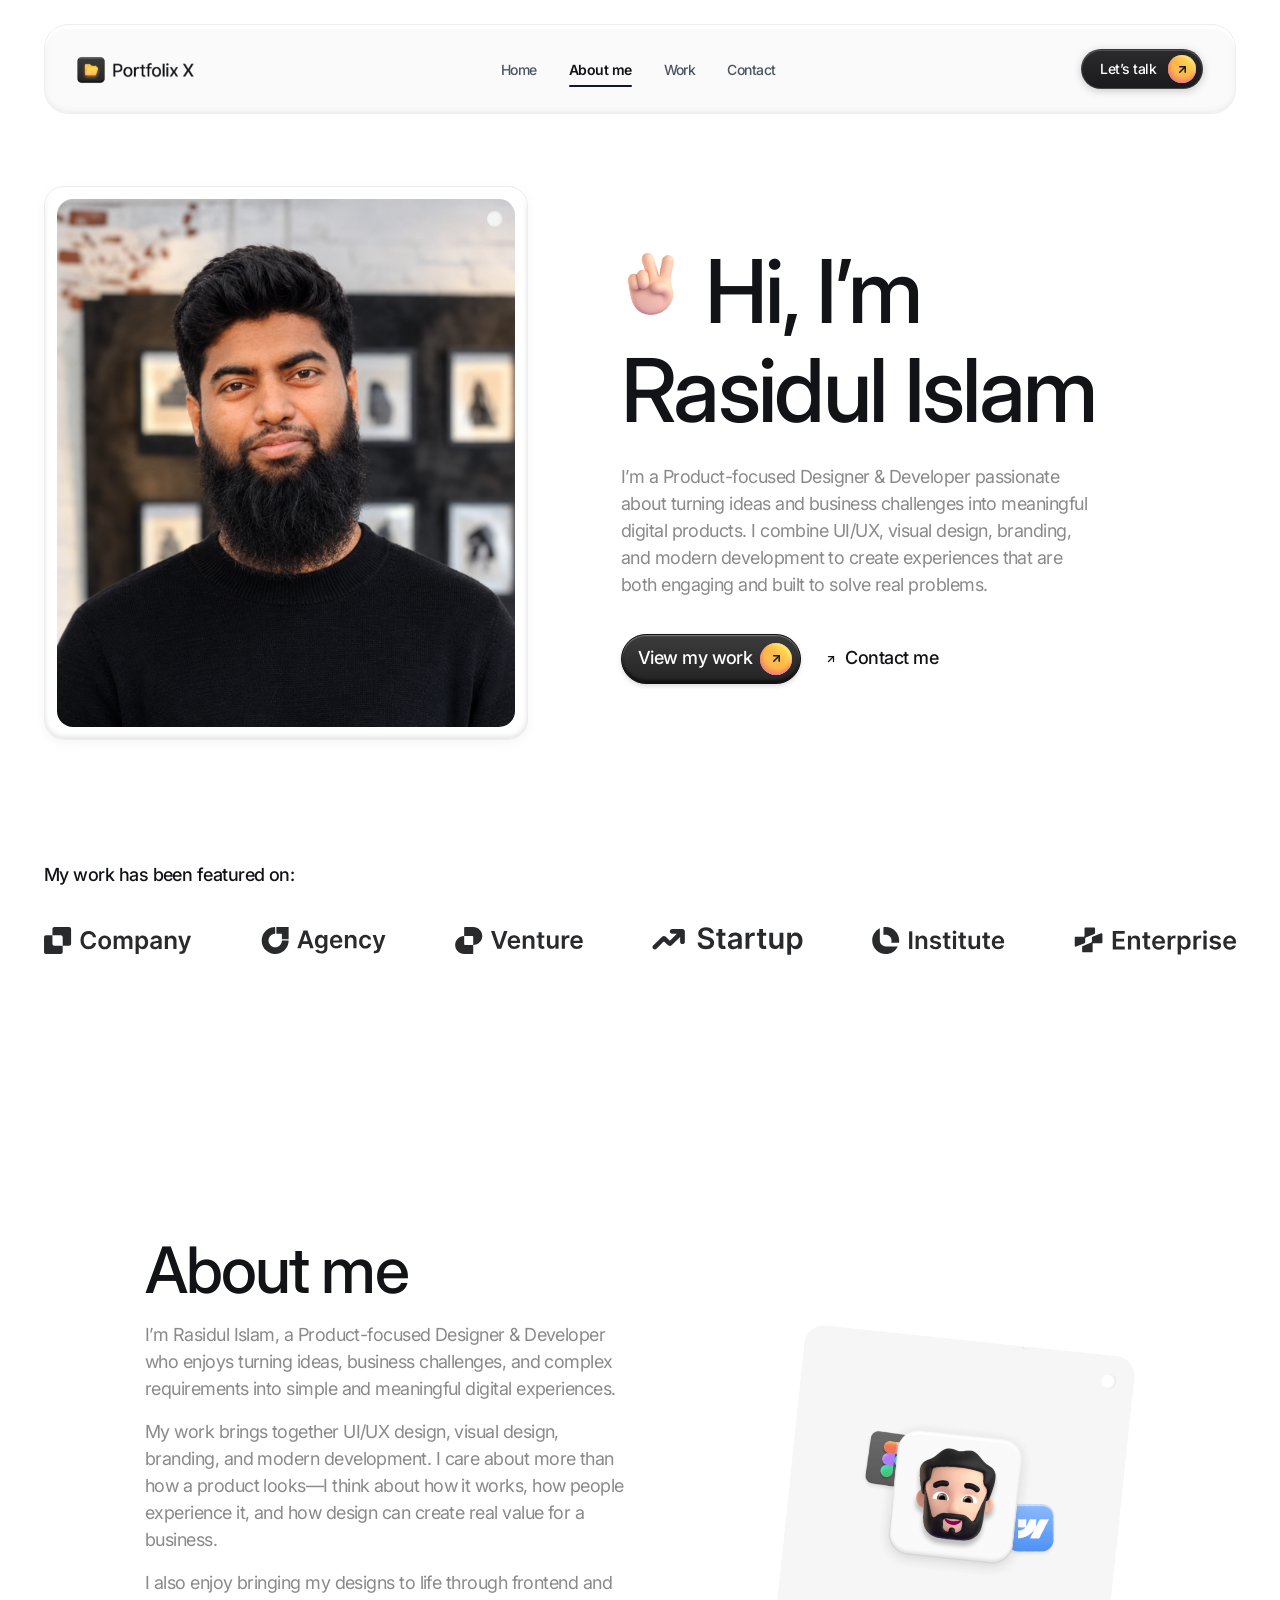
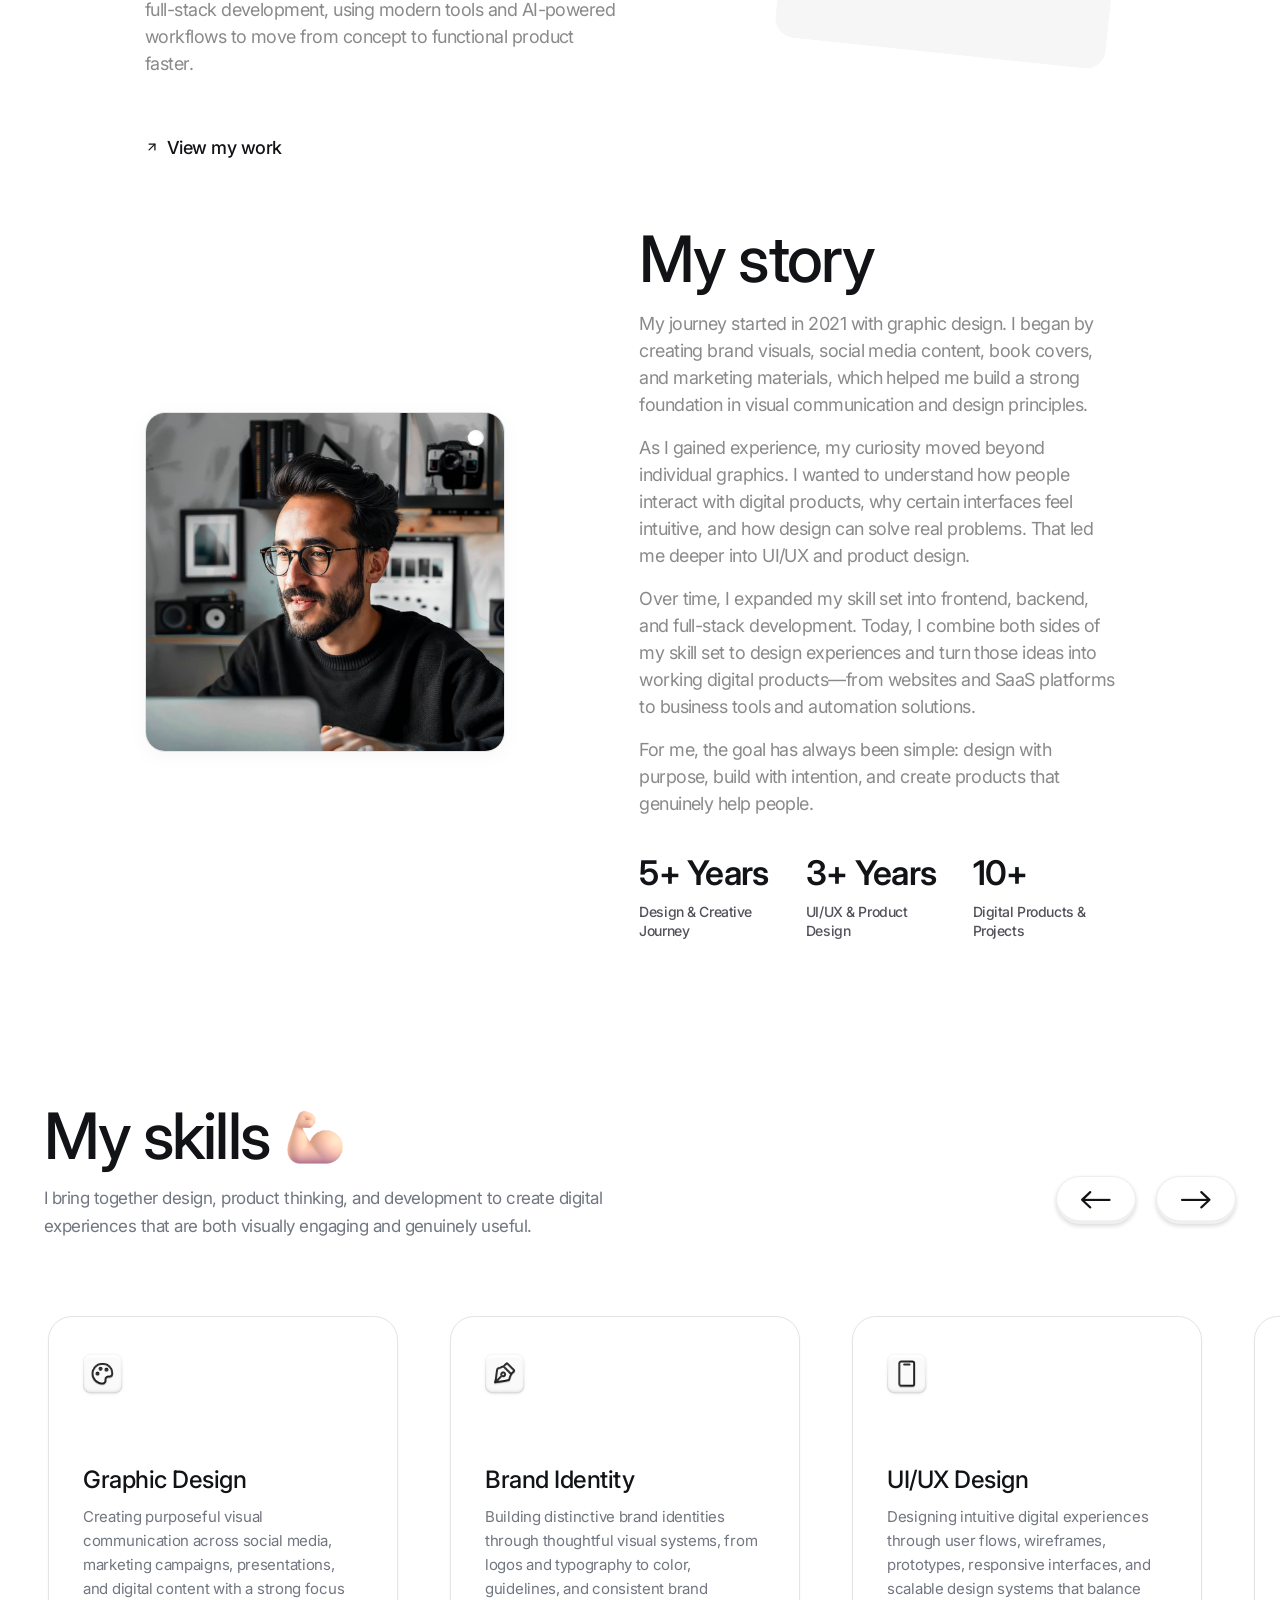
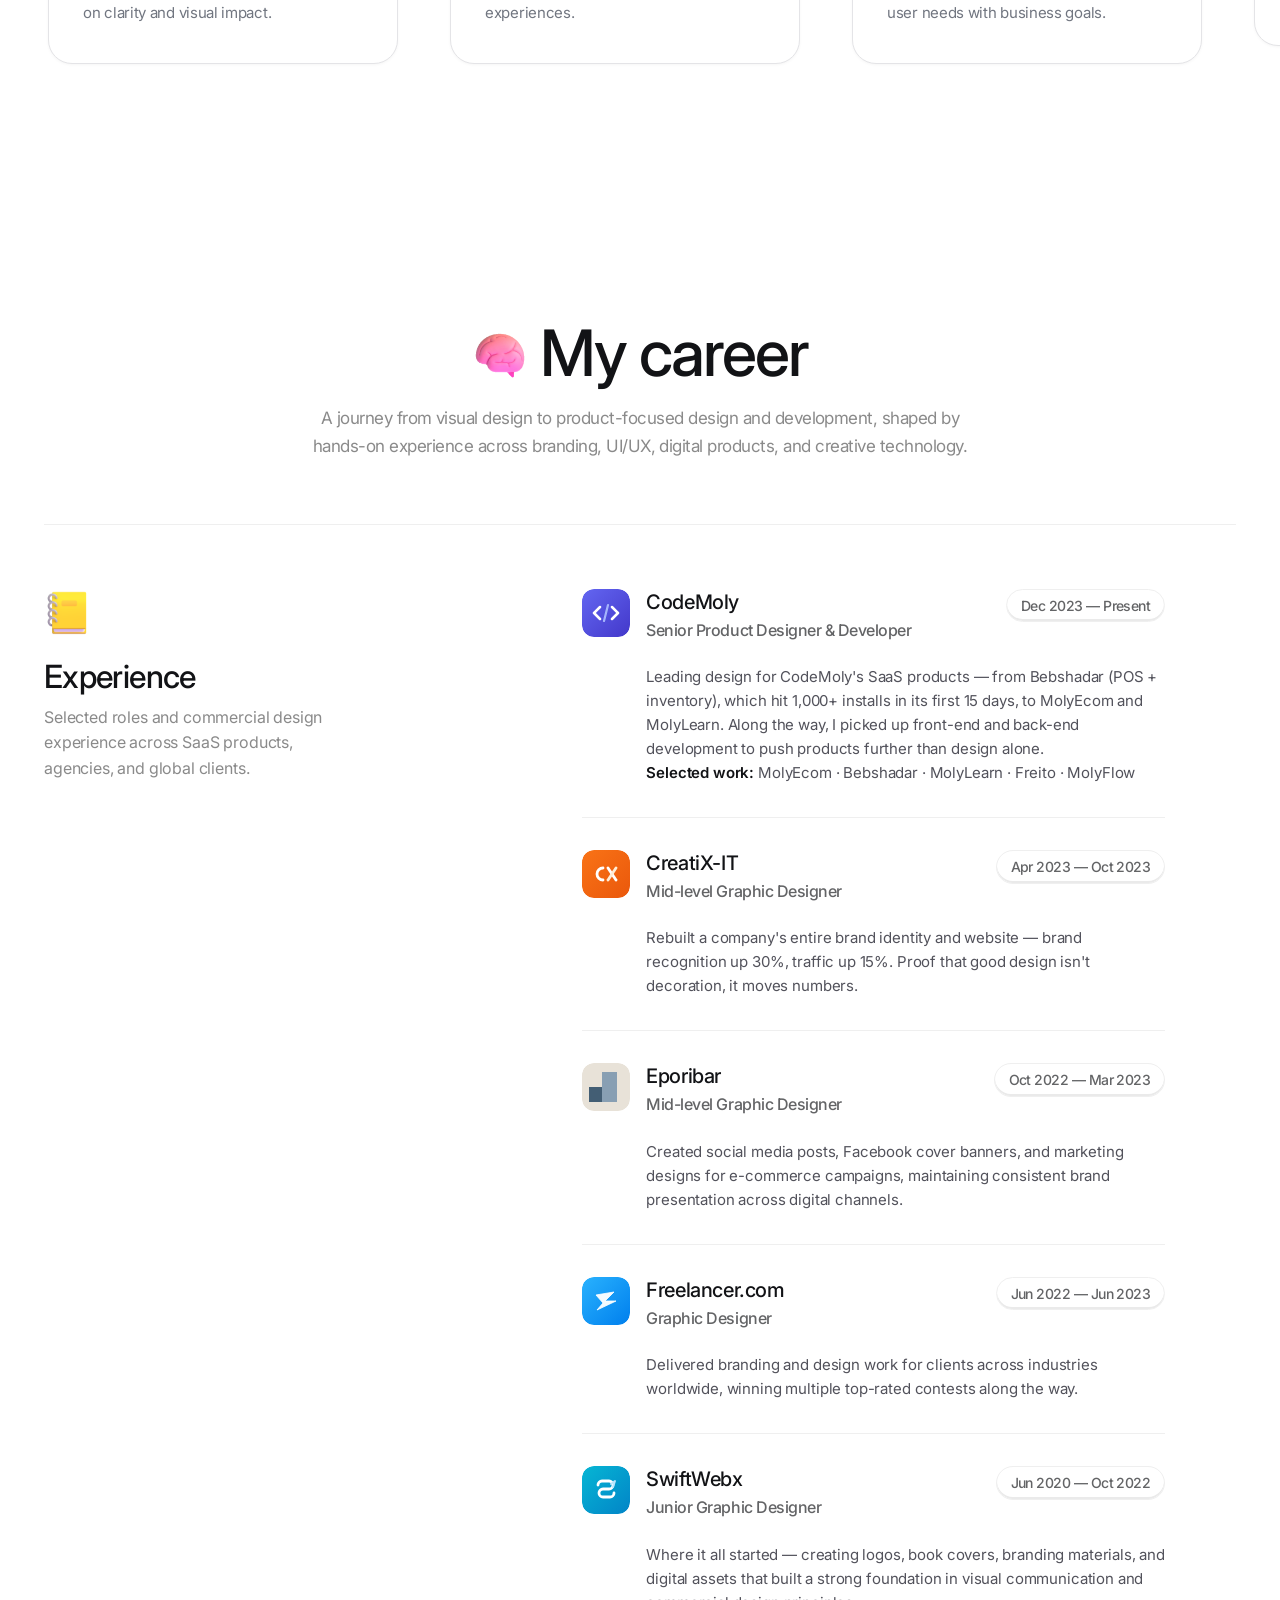
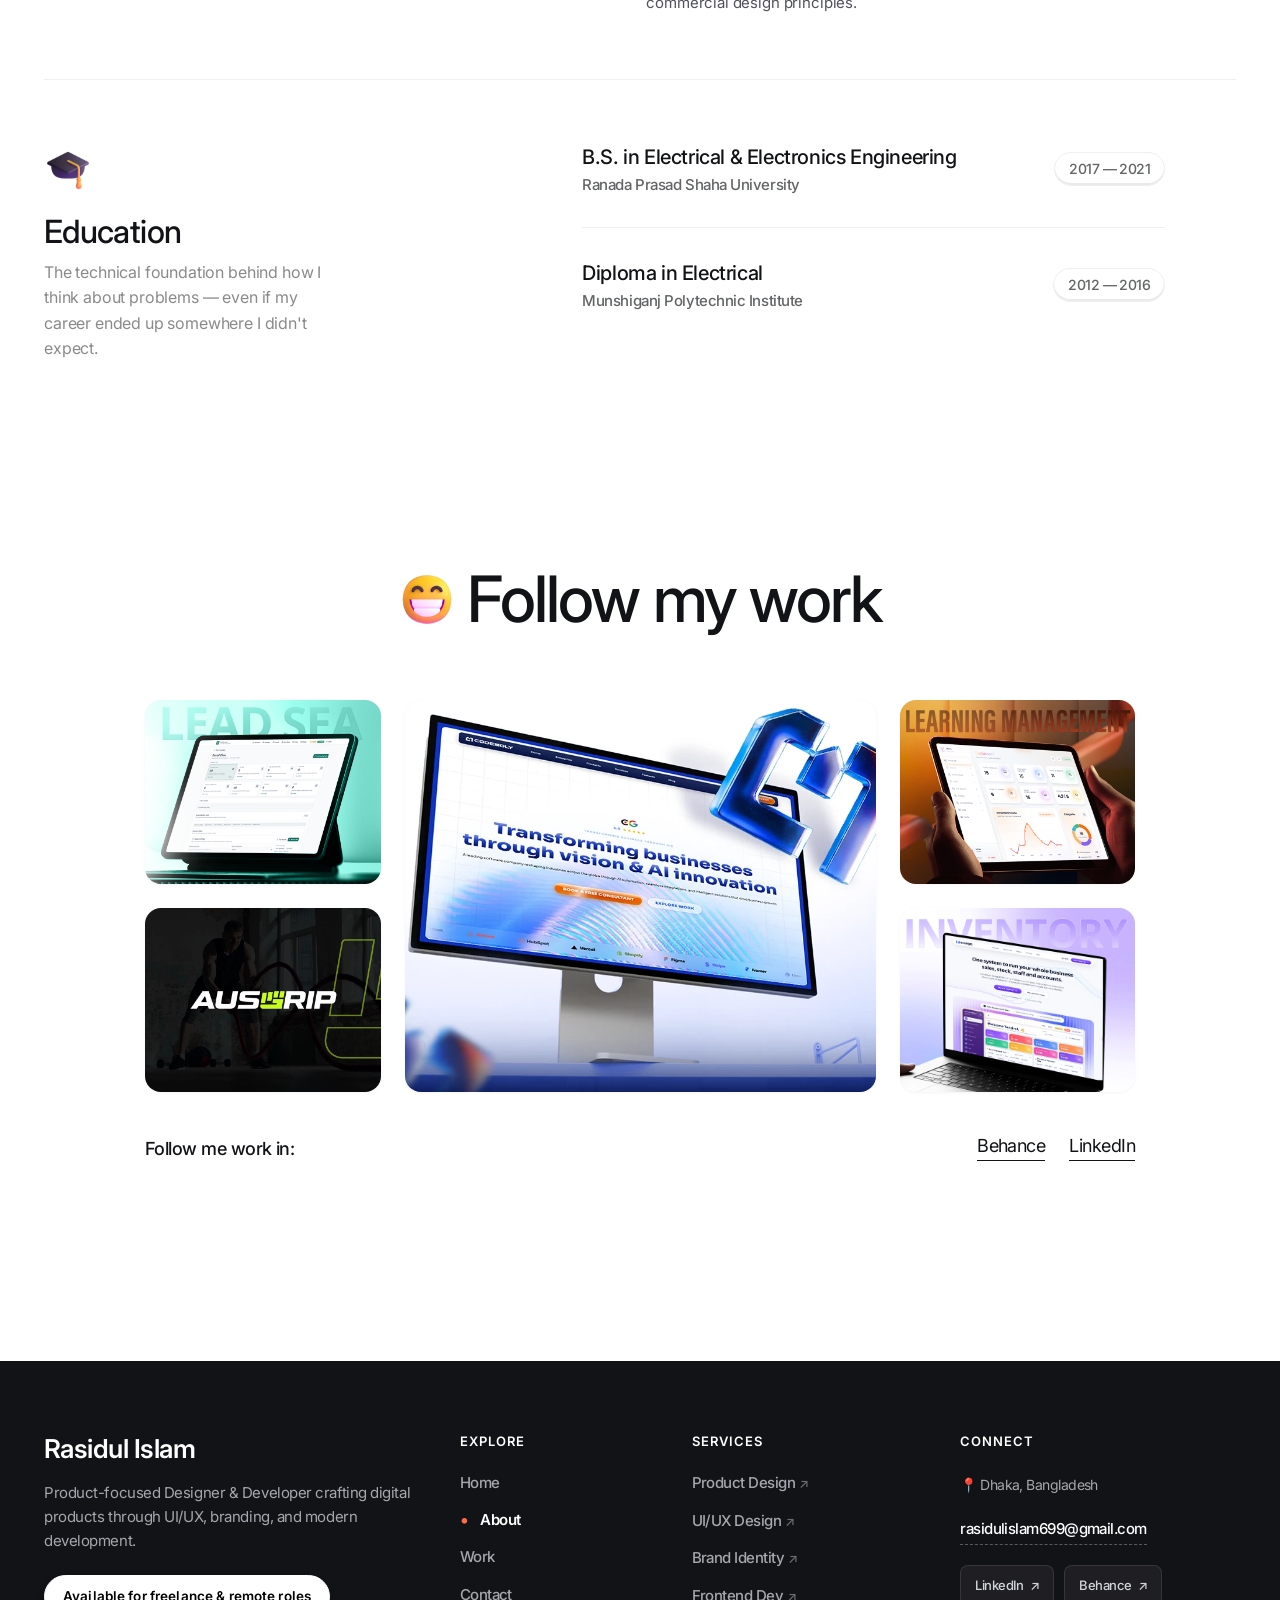
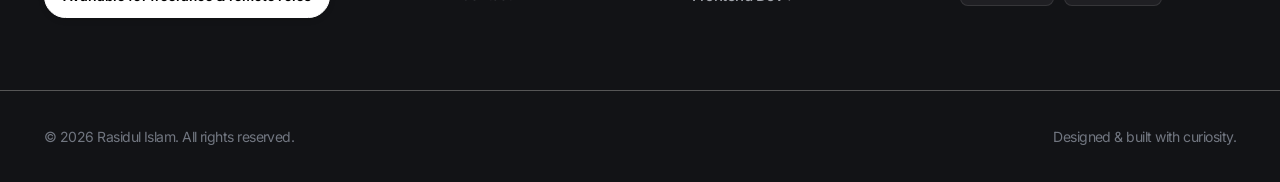
<file: about.html>
<!DOCTYPE html>
<html data-wf-domain="portfolixtemplate.webflow.io" data-wf-page="667c754c9d223413082639e3" data-wf-site="667c1fe7c451b2511da725f9" lang="en">

<head>
    <meta charset="utf-8" />
    <title>About Me - Rasidul Islam | Product-focused Designer &amp; Developer</title>
    <meta content="Learn more about Rasidul Islam, a Product-focused Designer &amp; Developer crafting high-impact digital experiences." name="description" />
    <meta content="width=device-width, initial-scale=1" name="viewport" />
    
    <!-- Favicon -->
    <link href="assets/images/favicon.png" rel="shortcut icon" type="image/x-icon" />
    
    <!-- Google Fonts: Inter (100 to 900) -->
    <link rel="preconnect" href="https://fonts.googleapis.com" />
    <link rel="preconnect" href="https://fonts.gstatic.com" crossorigin />
    <link href="https://fonts.googleapis.com/css2?family=Inter:ital,opsz,wght@0,14..32,100..900;1,14..32,100..900&display=swap" rel="stylesheet" />

    <!-- Core & Custom Stylesheets -->
    <link href="assets/css/webflow.css" rel="stylesheet" type="text/css" />
    <link href="assets/css/design-system.css" rel="stylesheet" type="text/css" />
    <link href="assets/css/custom.css" rel="stylesheet" type="text/css" />

    <style>
        .nav-center-link.active {
            color: var(--ds-text-primary) !important;
            font-weight: 600 !important;
        }
        .nav-center-link.active::after {
            width: 100% !important;
        }
    </style>
</head>

<body>
    <div class="page-wrapper">
        <!-- Floating Header & Navigation -->
        <header class="header-container sticky-alt">
            <div class="w-layout-blockcontainer container-default w-container">
                <div data-animation="default" class="header-wrapper v1 w-nav" data-collapse="all" role="banner">
                    <div class="header-wrapper header-floating">
                        <div class="header-container-wrapper">
                            <!-- Logo -->
                            <div class="nav-menu-left-side">
                                <div class="v1-logo-wrapper">
                                    <a href="index.html" class="logo-link w-inline-block" title="Portfolix X">
                                        <img src="assets/images/logo.png" loading="eager" alt="Portfolix X Logo" />
                                    </a>
                                </div>
                            </div>
                            
                            <!-- Middle Navigation Links (Desktop) -->
                            <nav class="nav-menu-center-links" role="navigation">
                                <a href="index.html" class="nav-center-link">Home</a>
                                <a href="about.html" class="nav-center-link active">About me</a>
                                <a href="work.html" class="nav-center-link">Work</a>
                                <a href="contact.html" class="nav-center-link">Contact</a>
                            </nav>

                            <!-- Right Side: Let’s talk Button & Hamburger Menu Button -->
                            <div class="nav-menu-right-side">
                                <a href="contact.html" class="primary-button small header-shop-btn header-cta-btn w-inline-block" title="Let’s talk">
                                    <div>Let’s talk</div>
                                    <div class="button-icon-right small">
                                        <svg width="13" height="13" viewBox="0 0 24 24" fill="none" stroke="#111827" stroke-width="2.8" stroke-linecap="round" stroke-linejoin="round">
                                            <line x1="7" y1="17" x2="17" y2="7"></line>
                                            <polyline points="7 7 17 7 17 17"></polyline>
                                        </svg>
                                    </div>
                                </a>
                                <div class="hamburger-menu v2 w-nav-button" id="hamburgerBtn" aria-label="Open menu" role="button" tabindex="0">
                                    <div class="hamburger-menu-flex v2">
                                        <div class="hamburger-menu-line top"></div>
                                        <div class="hamburger-menu-line bottom"></div>
                                    </div>
                                </div>
                            </div>
                        </div>
                    </div>
                </div>
            </div>
        </header>

        <!-- Full-Page Menu Drawer Modal -->
        <div class="nav-menu-wrapper full-page-menu v1" id="menuDrawer">
            <div class="full-page-menu---bg v1" id="menuBackdrop"></div>
            <div class="list-nav-menu header-v1">
                <div class="w-layout-blockcontainer container-default width-100 w-container">
                    <div class="card-menu-wrapper">
                        <div class="card-menu">
                            <div class="card-menu---top-content">
                                <div class="availability-wrapper">
                                    <div class="availability-icon"></div>
                                    <div class="text-light">
                                        <div class="display-1 mid v2-alt" style="color: #fff; font-size: 16px; font-weight: 500;">Available for <span class="text-no-wrap">new projects</span></div>
                                    </div>
                                </div>
                                <div class="card-menu---close-button" id="menuCloseBtn" title="Close menu">
                                    <div>&#x2715;</div>
                                </div>
                            </div>
                            <div class="mg-top-default mg-top-24px---mbl">
                                <div class="card-menu---links-wrapper">
                                    <a href="contact.html" class="card-menu---link w-inline-block">
                                        <div class="left-icon"><div class="icon-font-rounded">&#xe810;</div></div>
                                        <div>Contact</div>
                                    </a>
                                    <a href="index.html#services" class="card-menu---link w-inline-block">
                                        <div class="left-icon"><div class="icon-font-rounded">&#xe810;</div></div>
                                        <div>Services</div>
                                    </a>
                                </div>
                            </div>
                            <div class="mg-top-default mg-top-24px---mbl">
                                <div class="w-layout-grid card-menu---pages-grid">
                                    <a href="index.html" class="card-menu---link v2 w-inline-block"><div>Home</div></a>
                                    <a href="about.html" class="card-menu---link v2 w-inline-block w--current"><div>About me</div></a>
                                    <a href="work.html" class="card-menu---link v2 w-inline-block"><div>Work</div></a>
                                    <a href="index.html#shop" class="card-menu---link v2 w-inline-block"><div>Shop</div></a>
                                    <a href="index.html#blog" class="card-menu---link v2 w-inline-block"><div>Blog</div></a>
                                </div>
                            </div>
                            <div class="divider tertiary mg-default"></div>
                            <div>
                                <div class="display-3" style="color: rgba(255,255,255,0.7); font-size: 14px;">Follow me:</div>
                                <div class="mg-top-extra-small">
                                    <div class="social-media-grid small">
                                        <a href="https://www.behance.net/rasidulislamsajib1" target="_blank" rel="noopener noreferrer" class="text-link light">Behance</a>
                                        <a href="https://www.linkedin.com/in/rasidulislamsajib1/" target="_blank" rel="noopener noreferrer" class="text-link light">LinkedIn</a>
                                    </div>
                                </div>
                            </div>
                        </div>
                    </div>
                </div>
            </div>
        </div>

        <main class="main-wrapper">
            <!-- 1. ABOUT ME HERO SECTION (PORTFOLIX X EXACT MATCH FROM SPA) -->
            <section class="section hero-section---v4">
                <div class="w-layout-blockcontainer container-default w-container">
                    <div class="w-layout-grid grid-2-columns hero-section---v4-grid">
                        <div class="card-frame about-card-frame">
                            <img src="assets/images/profile-about.png" loading="eager" alt="Rasidul Islam - Product-focused Designer &amp; Developer" class="card-frame-image hero-section---v4---image" />
                            <div class="card-frame-dot"></div>
                        </div>
                        <div class="hero-section---v4---content">
                            <div class="inner-container _480px">
                                <div class="inner-container _450px---mbl center">
                                    <div class="inner-container _400px---tablet _100-mbl">
                                        <div class="heading-wrapper w-clearfix">
                                            <img src="assets/images/peace-icon-portfolix-x.png" loading="eager" alt="Peace Icon" class="heading-icon alt---mbl" />
                                            <h1 class="display-10">Hi, I’m Rasidul Islam</h1>
                                        </div>
                                    </div>
                                    <div class="mg-top-small">
                                        <p>I’m a Product-focused Designer &amp; Developer passionate about turning ideas and business challenges into meaningful digital products. I combine UI/UX, visual design, branding, and modern development to create experiences that are both engaging and built to solve real problems.</p>
                                    </div>
                                </div>
                                <div class="mg-top-medium mg-top-32px---mbl">
                                    <div class="buttons-row left center-mbl">
                                        <a href="work.html" class="primary-button w-inline-block">
                                            <div>View my work</div>
                                            <div class="button-icon-right">
                                                <svg width="13" height="13" viewBox="0 0 24 24" fill="none" stroke="#111827" stroke-width="2.8" stroke-linecap="round" stroke-linejoin="round">
                                                    <line x1="7" y1="17" x2="17" y2="7"></line>
                                                    <polyline points="7 7 17 7 17 17"></polyline>
                                                </svg>
                                            </div>
                                        </a>
                                        <a href="contact.html" class="link mid w-inline-block">
                                            <div class="item-icon-left">
                                                <svg width="12" height="12" viewBox="0 0 24 24" fill="none" stroke="currentColor" stroke-width="2.5" stroke-linecap="round" stroke-linejoin="round">
                                                    <line x1="7" y1="17" x2="17" y2="7"></line>
                                                    <polyline points="7 7 17 7 17 17"></polyline>
                                                </svg>
                                            </div>
                                            <div>Contact me</div>
                                        </a>
                                    </div>
                                </div>
                            </div>
                        </div>
                    </div>
                </div>
            </section>

            <!-- 2. LOGO SECTION (FEATURED ON - PORTFOLIX X EXACT MATCH) -->
            <section class="section">
                <div class="w-layout-blockcontainer container-default w-container">
                    <div class="text-center---mbl">
                        <div>
                            <div class="display-3">My work has been <span class="text-no-wrap">featured on:</span></div>
                        </div>
                        <div class="mg-top-large">
                            <div class="logo-strip-wrapper---grid">
                                <div class="logo-stripe-wrapper"><img src="assets/images/logos/company.svg" loading="eager" alt="Company Logo - Portfolix X Webflow Template" /></div>
                                <div class="logo-stripe-wrapper"><img src="assets/images/logos/agency.svg" loading="eager" alt="Agency Logo - Portfolix X Webflow Template" /></div>
                                <div class="logo-stripe-wrapper"><img src="assets/images/logos/venture.svg" loading="eager" alt="Venture Logo - Portfolix X Webflow Template" /></div>
                                <div class="logo-stripe-wrapper"><img src="assets/images/logos/startup.svg" loading="eager" alt="Startup Logo - Portfolix X Webflow Template" /></div>
                                <div class="logo-stripe-wrapper"><img src="assets/images/logos/institute.svg" loading="eager" alt="Institute Logo - Portfolix X Webflow Template" /></div>
                                <div class="logo-stripe-wrapper"><img src="assets/images/logos/enterprise.svg" loading="eager" alt="Enterprise Logo - Portfolix X Webflow Template" /></div>
                            </div>
                        </div>
                    </div>
                </div>
            </section>

            <!-- 3. ABOUT ME & MY STORY (PORTFOLIX X EXACT MATCH) -->
            <section class="section top-200">
                <div class="w-layout-blockcontainer container-default w-container">
                    <div class="inner-container _990px center">
                        <div class="w-layout-grid grid-2-columns about-me-grid">
                            <div class="inner-container _480px _100-mbl">
                                <div class="inner-container _500px---mbl">
                                    <h2 class="display-9 mid">About me</h2>
                                    <div class="mg-top-small">
                                        <p>I’m Rasidul Islam, a Product-focused Designer &amp; Developer who enjoys turning ideas, business challenges, and complex requirements into simple and meaningful digital experiences.</p>
                                        <p class="mg-top-small">My work brings together UI/UX design, visual design, branding, and modern development. I care about more than how a product looks—I think about how it works, how people experience it, and how design can create real value for a business.</p>
                                        <p class="mg-top-small">I also enjoy bringing my designs to life through frontend and full-stack development, using modern tools and AI-powered workflows to move from concept to functional product faster.</p>
                                    </div>
                                </div>
                                <div class="mg-top-medium">
                                    <div class="buttons-row left">
                                        <a href="work.html" class="link mid w-inline-block">
                                            <div class="item-icon-left">
                                                <svg width="14" height="14" viewBox="0 0 24 24" fill="none" stroke="currentColor" stroke-width="2.2" stroke-linecap="round" stroke-linejoin="round">
                                                    <line x1="7" y1="17" x2="17" y2="7"></line>
                                                    <polyline points="7 7 17 7 17 17"></polyline>
                                                </svg>
                                            </div>
                                            <div>View my work</div>
                                        </a>
                                    </div>
                                </div>
                            </div>
                            <div class="about-me-section---image-container">
                                <div class="image-wrapper about-me-section---image">
                                    <img src="assets/images/about-me-image-portfolix-x.png" loading="eager" alt="About Me Image - Portfolix X Webflow Template" class="image border-radius-image-default" />
                                </div>
                            </div>
                        </div>
                        <div class="mg-top-extra-large mg-top-64px---mbl">
                            <div class="w-layout-grid grid-2-columns story-grid">
                                <div class="image-wrapper story---image-wrapper">
                                    <img src="assets/images/my-story-image-portfolix-x.jpg" loading="eager" alt="Rasidul Islam - My Story" class="image cover-image responsive---mbl" />
                                </div>
                                <div class="inner-container _480px _100-mbl">
                                    <div class="inner-container _550px---mbl">
                                        <h2 class="display-9 mid">My story</h2>
                                        <div class="mg-top-small">
                                            <p>My journey started in 2021 with graphic design. I began by creating brand visuals, social media content, book covers, and marketing materials, which helped me build a strong foundation in visual communication and design principles.</p>
                                            <p class="mg-top-small">As I gained experience, my curiosity moved beyond individual graphics. I wanted to understand how people interact with digital products, why certain interfaces feel intuitive, and how design can solve real problems. That led me deeper into UI/UX and product design.</p>
                                            <p class="mg-top-small">Over time, I expanded my skill set into frontend, backend, and full-stack development. Today, I combine both sides of my skill set to design experiences and turn those ideas into working digital products—from websites and SaaS platforms to business tools and automation solutions.</p>
                                            <p class="mg-top-small">For me, the goal has always been simple: design with purpose, build with intention, and create products that genuinely help people.</p>
                                        </div>
                                        <div class="mg-top-medium">
                                            <div class="w-layout-grid story---grid">
                                                <div>
                                                    <div class="display-8 mid text-titles">5+ Years</div>
                                                    <div class="mg-top-extra-small">
                                                        <div class="display-3">Design &amp; Creative Journey</div>
                                                    </div>
                                                </div>
                                                <div>
                                                    <div class="display-8 mid text-titles">3+ Years</div>
                                                    <div class="mg-top-extra-small">
                                                        <div class="display-3">UI/UX &amp; Product Design</div>
                                                    </div>
                                                </div>
                                                <div>
                                                    <div class="display-8 mid text-titles">10+</div>
                                                    <div class="mg-top-extra-small">
                                                        <div class="display-3">Digital Products &amp; Projects</div>
                                                    </div>
                                                </div>
                                            </div>
                                        </div>
                                    </div>
                                </div>
                            </div>
                        </div>
                    </div>
                </div>
            </section>

            <!-- 4. MY SKILLS SECTION (PORTFOLIX X EXACT MATCH FROM SPA) -->
            <section class="section overflow-hidden">
                <div class="w-layout-blockcontainer container-default w-container">
                    <div class="heading-wrapper">
                        <div class="title-and-arrows alt-mbl">
                            <div class="flex-horizontal justify-start w-clearfix">
                                <h2 class="display-9 mid">My skills</h2>
                                <img src="assets/images/flex-icon-portfolix-x.png" loading="eager" alt="Arm Icon - Portfolix X Webflow Template" class="heading-icon right medium" />
                            </div>
                        </div>
                        <div class="skills-intro-text">
                            <p>I bring together design, product thinking, and development to create digital experiences that are both visually engaging and genuinely useful.</p>
                        </div>
                    </div>
                    <div class="mg-top-extra-large">
                        <div class="slider-wrapper skills-slider w-slider">
                            <div class="slider-mask skills-slider w-slider-mask" id="skillsTrack">
                                <!-- Slide 1: Graphic Design -->
                                <div class="mg-right-default w-slide">
                                    <div class="card skill-card">
                                        <div class="skills-icon"><img src="assets/images/graphic-design-icon-portfolix-x.png" loading="eager" alt="Graphic Design Icon" class="image" /></div>
                                        <div class="inner-container _300px---mbp">
                                            <h3 class="display-5 mid">Graphic Design</h3>
                                            <div class="mg-top-tiny">
                                                <p>Creating purposeful visual communication across social media, marketing campaigns, presentations, and digital content with a strong focus on clarity and visual impact.</p>
                                            </div>
                                        </div>
                                    </div>
                                </div>
                                <!-- Slide 2: Brand Identity -->
                                <div class="mg-right-default w-slide">
                                    <div class="card skill-card">
                                        <div class="skills-icon"><img src="assets/images/brand-design-icon-portfolix-x.png" loading="eager" alt="Brand Identity Icon" class="image" /></div>
                                        <div class="inner-container _300px---mbp">
                                            <h3 class="display-5 mid">Brand Identity</h3>
                                            <div class="mg-top-tiny">
                                                <p>Building distinctive brand identities through thoughtful visual systems, from logos and typography to color, guidelines, and consistent brand experiences.</p>
                                            </div>
                                        </div>
                                    </div>
                                </div>
                                <!-- Slide 3: UI/UX Design -->
                                <div class="mg-right-default w-slide">
                                    <div class="card skill-card">
                                        <div class="skills-icon"><img src="assets/images/ui-ux-design-icon-portfolix-x.png" loading="eager" alt="UI/UX Design Icon" class="image" /></div>
                                        <div class="inner-container _300px---mbp">
                                            <h3 class="display-5 mid">UI/UX Design</h3>
                                            <div class="mg-top-tiny">
                                                <p>Designing intuitive digital experiences through user flows, wireframes, prototypes, responsive interfaces, and scalable design systems that balance user needs with business goals.</p>
                                            </div>
                                        </div>
                                    </div>
                                </div>
                                <!-- Slide 4: Product Design -->
                                <div class="mg-right-default w-slide">
                                    <div class="card skill-card">
                                        <div class="skills-icon"><img src="assets/images/product-design-icon-portfolix-x.png" loading="eager" alt="Product Design Icon" class="image" /></div>
                                        <div class="inner-container _300px---mbp">
                                            <h3 class="display-5 mid">Product Design</h3>
                                            <div class="mg-top-tiny">
                                                <p>Connecting user needs, business goals, and technology to shape digital products from early ideas to polished, functional experiences.</p>
                                            </div>
                                        </div>
                                    </div>
                                </div>
                                <!-- Slide 5: Front-end Development -->
                                <div class="mg-right-default w-slide">
                                    <div class="card skill-card">
                                        <div class="skills-icon"><img src="assets/images/front-end-development-icon-portfolix-x.png" loading="eager" alt="Front-end Development Icon" class="image" /></div>
                                        <div class="inner-container _300px---mbp">
                                            <h3 class="display-5 mid">Front-end Development</h3>
                                            <div class="mg-top-tiny">
                                                <p>Turning designs into responsive, functional web experiences using modern frontend technologies, with attention to performance, usability, and clean implementation.</p>
                                            </div>
                                        </div>
                                    </div>
                                </div>
                            </div>
                            <div class="secondary-button slider-button skills-slider---left w-slider-arrow-left" id="skillPrevBtn" role="button" tabindex="0" aria-label="previous slide">
                                <div></div>
                            </div>
                            <div class="secondary-button slider-button skills-slider---right w-slider-arrow-right" id="skillNextBtn" role="button" tabindex="0" aria-label="next slide">
                                <div></div>
                            </div>
                        </div>
                    </div>
                </div>
            </section>

            <!-- 5. MY CAREER & EDUCATION SECTION -->
            <section class="section career-section">
                <div class="w-layout-blockcontainer container-default w-container">
                    <div class="heading-wrapper center alt-v2 w-clearfix">
                        <img src="assets/images/brain-icon-portfolix-x.png" loading="eager" alt="Brain Icon - Portfolix X Webflow Template" class="heading-icon medium" />
                        <h2 class="display-9 mid">My career</h2>
                    </div>
                    <div class="career-intro-text text-center mg-top-small">
                        <p style="font-size: 17px; line-height: 1.6; color: #52525b; max-width: 680px; margin: 0 auto;">A journey from visual design to product-focused design and development, shaped by hands-on experience across branding, UI/UX, digital products, and creative technology.</p>
                    </div>
                    <div class="divider mg-extra-large"></div>
                    <div class="w-layout-grid grid-2-columns career-grid">
                        <div class="inner-container _300px">
                            <div class="inner-container _250px---mbl">
                                <div class="flex-horizontal justify-start w-clearfix">
                                    <img src="assets/images/ledger-icon-portfolix-x.png" loading="eager" alt="Ledger Icon - Portfolix X Webflow Template" class="heading-icon _48px alt" />
                                </div>
                                <div class="mg-top-extra-small">
                                    <h3 class="display-7 mid">Experience</h3>
                                </div>
                                <div class="mg-top-extra-small">
                                    <p>Selected roles and commercial design experience across SaaS products, agencies, and global clients.</p>
                                </div>
                            </div>
                        </div>
                        <div class="career-content">
                            <div class="grid-1-column gap-row-none">
                                <!-- 1. CodeMoly -->
                                <div class="resume-card-wrapper">
                                    <div class="resume-icon">
                                        <img src="assets/images/career/codemoly.svg" loading="eager" alt="CodeMoly" class="image" />
                                    </div>
                                    <div class="resume-card---content-wrapper">
                                        <div class="resume-card---details-wrapper">
                                            <div>
                                                <h4 class="display-4 mid">CodeMoly</h4>
                                                <div class="mg-top-tiny">
                                                    <div class="display-3 color-neutral-700">Senior Product Designer &amp; Developer</div>
                                                </div>
                                            </div>
                                            <div class="badge secondary mid"><span class="text-paragraph">Dec 2023 — Present</span></div>
                                        </div>
                                        <div class="mg-top-default">
                                            <div class="inner-container _448px">
                                                <p>Leading design for CodeMoly&#x27;s SaaS products — from Bebshadar (POS + inventory), which hit 1,000+ installs in its first 15 days, to MolyEcom and MolyLearn. Along the way, I picked up front-end and back-end development to push products further than design alone.</p>
                                                <p class="mg-top-extra-small" style="font-size: 13.5px; color: #717680; font-weight: 500; margin-top: 10px;"><strong>Selected work:</strong> MolyEcom · Bebshadar · MolyLearn · Freito · MolyFlow</p>
                                            </div>
                                        </div>
                                    </div>
                                </div>
                                <div class="divider mg-medium"></div>
                                <!-- 2. CreatiX-IT -->
                                <div class="resume-card-wrapper">
                                    <div class="resume-icon">
                                        <img src="assets/images/career/creatix.svg" loading="eager" alt="CreatiX-IT" class="image" />
                                    </div>
                                    <div class="resume-card---content-wrapper">
                                        <div class="resume-card---details-wrapper">
                                            <div>
                                                <h4 class="display-4 mid">CreatiX-IT</h4>
                                                <div class="mg-top-tiny">
                                                    <div class="display-3 color-neutral-700">Mid-level Graphic Designer</div>
                                                </div>
                                            </div>
                                            <div class="badge secondary mid"><span class="text-paragraph">Apr 2023 — Oct 2023</span></div>
                                        </div>
                                        <div class="mg-top-default">
                                            <div class="inner-container _448px">
                                                <p>Rebuilt a company&#x27;s entire brand identity and website — brand recognition up 30%, traffic up 15%. Proof that good design isn&#x27;t decoration, it moves numbers.</p>
                                            </div>
                                        </div>
                                    </div>
                                </div>
                                <div class="divider mg-medium"></div>
                                <!-- 3. Eporibar -->
                                <div class="resume-card-wrapper">
                                    <div class="resume-icon">
                                        <img src="assets/images/career/eporibar.svg" loading="eager" alt="Eporibar" class="image" />
                                    </div>
                                    <div class="resume-card---content-wrapper">
                                        <div class="resume-card---details-wrapper">
                                            <div>
                                                <h4 class="display-4 mid">Eporibar</h4>
                                                <div class="mg-top-tiny">
                                                    <div class="display-3 color-neutral-700">Mid-level Graphic Designer</div>
                                                </div>
                                            </div>
                                            <div class="badge secondary mid"><span class="text-paragraph">Oct 2022 — Mar 2023</span></div>
                                        </div>
                                        <div class="mg-top-default">
                                            <div class="inner-container _448px">
                                                <p>Created social media posts, Facebook cover banners, and marketing designs for e-commerce campaigns, maintaining consistent brand presentation across digital channels.</p>
                                            </div>
                                        </div>
                                    </div>
                                </div>
                                <div class="divider mg-medium"></div>
                                <!-- 4. Freelancer.com -->
                                <div class="resume-card-wrapper">
                                    <div class="resume-icon">
                                        <img src="assets/images/career/freelancer.svg" loading="eager" alt="Freelancer.com" class="image" />
                                    </div>
                                    <div class="resume-card---content-wrapper">
                                        <div class="resume-card---details-wrapper">
                                            <div>
                                                <h4 class="display-4 mid">Freelancer.com</h4>
                                                <div class="mg-top-tiny">
                                                    <div class="display-3 color-neutral-700">Graphic Designer</div>
                                                </div>
                                            </div>
                                            <div class="badge secondary mid"><span class="text-paragraph">Jun 2022 — Jun 2023</span></div>
                                        </div>
                                        <div class="mg-top-default">
                                            <div class="inner-container _448px">
                                                <p>Delivered branding and design work for clients across industries worldwide, winning multiple top-rated contests along the way.</p>
                                            </div>
                                        </div>
                                    </div>
                                </div>
                                <div class="divider mg-medium"></div>
                                <!-- 5. SwiftWebx -->
                                <div class="resume-card-wrapper">
                                    <div class="resume-icon">
                                        <img src="assets/images/career/swiftwebx.svg" loading="eager" alt="SwiftWebx" class="image" />
                                    </div>
                                    <div class="resume-card---content-wrapper">
                                        <div class="resume-card---details-wrapper">
                                            <div>
                                                <h4 class="display-4 mid">SwiftWebx</h4>
                                                <div class="mg-top-tiny">
                                                    <div class="display-3 color-neutral-700">Junior Graphic Designer</div>
                                                </div>
                                            </div>
                                            <div class="badge secondary mid"><span class="text-paragraph">Jun 2020 — Oct 2022</span></div>
                                        </div>
                                        <div class="mg-top-default">
                                            <div class="inner-container _448px">
                                                <p>Where it all started — creating logos, book covers, branding materials, and digital assets that built a strong foundation in visual communication and commercial design principles.</p>
                                            </div>
                                        </div>
                                    </div>
                                </div>
                            </div>
                        </div>
                    </div>
                    <div class="divider mg-extra-large"></div>
                    <div class="w-layout-grid grid-2-columns career-grid">
                        <div class="inner-container _300px">
                            <div class="inner-container _250px---mbl">
                                <div class="flex-horizontal justify-start w-clearfix">
                                    <img src="assets/images/graduation-icon-portfolix-x.png" loading="eager" alt="Education Icon - Portfolix X Webflow Template" class="heading-icon _48px alt" />
                                </div>
                                <div class="mg-top-extra-small">
                                    <h3 class="display-7 mid">Education</h3>
                                </div>
                                <div class="mg-top-extra-small">
                                    <p>The technical foundation behind how I think about problems — even if my career ended up somewhere I didn&#x27;t expect.</p>
                                </div>
                            </div>
                        </div>
                        <div class="career-content">
                            <div class="grid-1-column gap-row-none">
                                <!-- 1. B.S. in Electrical & Electronics Engineering -->
                                <div class="resume-card-wrapper">
                                    <div class="resume-card---content-wrapper">
                                        <div class="resume-card---details-wrapper center">
                                            <div>
                                                <h4 class="display-4 mid">B.S. in Electrical &amp; Electronics Engineering</h4>
                                                <div class="mg-top-tiny">
                                                    <div class="display-2">Ranada Prasad Shaha University</div>
                                                </div>
                                            </div>
                                            <div class="badge secondary mid"><span class="text-paragraph">2017 — 2021</span></div>
                                        </div>
                                    </div>
                                </div>
                                <div class="divider mg-medium"></div>
                                <!-- 2. Diploma in Electrical -->
                                <div class="resume-card-wrapper">
                                    <div class="resume-card---content-wrapper">
                                        <div class="resume-card---details-wrapper center">
                                            <div>
                                                <h4 class="display-4 mid">Diploma in Electrical</h4>
                                                <div class="mg-top-tiny">
                                                    <div class="display-2">Munshiganj Polytechnic Institute</div>
                                                </div>
                                            </div>
                                            <div class="badge secondary mid"><span class="text-paragraph">2012 — 2016</span></div>
                                        </div>
                                    </div>
                                </div>
                            </div>
                        </div>
                    </div>
                </div>
            </section>

            <!-- 6. FOLLOW MY WORK (PORTFOLIX X EXACT MATCH FROM SPA) -->
            <section class="section bottom">
                <div class="w-layout-blockcontainer container-default w-container">
                    <div class="inner-container _990px center">
                        <div class="heading-wrapper center alt-v2 w-clearfix">
                            <img src="assets/images/follow-my-work-icon-portfolix-x.png" loading="eager" alt="Follow My Work Icon - Portfolix X Webflow Template" class="heading-icon medium" />
                            <h2 class="display-9 mid">Follow <span class="text-no-wrap">my work</span></h2>
                        </div>
                        <div class="mg-top-extra-large">
                            <div class="w-layout-grid grid-3-columns gallery-grid">
                                <a href="https://lead-sea.vercel.app/campaigns/cmtqubkpu0000l704w95kusn6" target="_blank" rel="noopener noreferrer" class="image-wrapper border-radius-image-default gallery-link w-inline-block" title="Lead Sea Platform">
                                    <img src="assets/images/projects/lead-sea.png" loading="eager" alt="Lead Sea - B2B Lead Generation Platform" class="image cover-image" />
                                </a>
                                <a id="w-node-d7838286-6710-e626-cde7-32a94d28924d-4d289240" href="https://www.behance.net/gallery/255473267/Corporate-Website-into-a-Digital-Experience" target="_blank" rel="noopener noreferrer" class="image-wrapper border-radius-image-default gallery-link gallery-featured w-inline-block" title="CodeMoly Corporate Website Case Study">
                                    <img src="assets/images/projects/codemoly-website.webp" loading="eager" alt="CodeMoly Corporate Website" class="image cover-image" />
                                </a>
                                <a href="https://molylearn.codemoly.io/" target="_blank" rel="noopener noreferrer" class="image-wrapper border-radius-image-default gallery-link w-inline-block" title="MolyLearn LMS Platform">
                                    <img src="assets/images/projects/molylearn.png" loading="eager" alt="MolyLearn - Learning Management Platform" class="image cover-image" />
                                </a>
                                <a href="https://www.behance.net/gallery/178164201/Logo-design-Sports-logo-Grip" target="_blank" rel="noopener noreferrer" class="image-wrapper border-radius-image-default gallery-link w-inline-block" title="Grip Sports Logo Case Study">
                                    <img src="assets/images/projects/download (28).png" loading="eager" alt="Grip - Sports Logo Design &amp; Brand Identity" class="image cover-image" />
                                </a>
                                <a href="https://bebshadar-0-2.vercel.app/" target="_blank" rel="noopener noreferrer" class="image-wrapper border-radius-image-default gallery-link w-inline-block" title="Bebshadar Business Platform">
                                    <img src="assets/images/projects/download (4).png" loading="eager" alt="Bebshadar - Business Management &amp; POS Software" class="image cover-image" />
                                </a>
                            </div>
                        </div>
                        <div class="mg-top-large">
                            <div class="title-left---content-right">
                                <div class="display-3 mid color-neutral-700">Follow me <span class="text-no-wrap">work in:</span></div>
                                <div class="social-media-grid">
                                    <a href="https://www.behance.net/rasidulislamsajib1" target="_blank" rel="noopener noreferrer" class="text-link alt-v2">Behance</a>
                                    <a href="https://www.linkedin.com/in/rasidulislamsajib1/" target="_blank" rel="noopener noreferrer" class="text-link alt-v2">LinkedIn</a>
                                </div>
                            </div>
                        </div>
                    </div>
                </div>
            </section>
        </main>

        <!-- FOOTER (GLOBAL PORTFOLIX X) -->
        <footer class="footer-wrapper">

            <div class="footer-middle">
                <div class="w-layout-blockcontainer container-default w-container">
                    <div class="footer-modern-grid">
                        <!-- Col 1: Identity & Availability -->
                        <div class="footer-col-brand">
                            <a href="index.html" class="footer-brand-title">
                                <span class="brand-name">Rasidul Islam</span>
                            </a>
                            <p class="footer-bio-text">Product-focused Designer &amp; Developer crafting digital products through UI/UX, branding, and modern development.</p>
                            <div class="footer-availability-badge">
                                <span class="availability-badge-text">Available for freelance &amp; remote roles</span>
                            </div>
                        </div>

                        <!-- Col 2: Navigation / Explore -->
                        <div class="footer-nav-block">
                            <div class="footer-title">Explore</div>
                            <ul role="list" class="footer-column-links">
                                <li class="footer-column-item">
                                    <a href="index.html" class="footer-item-link w-inline-block">
                                        <span>Home</span>
                                    </a>
                                </li>
                                <li class="footer-column-item">
                                    <a href="about.html" class="footer-item-link w-inline-block w--current">
                                        <span>About</span>
                                    </a>
                                </li>
                                <li class="footer-column-item">
                                    <a href="work.html" class="footer-item-link w-inline-block">
                                        <span>Work</span>
                                    </a>
                                </li>
                                <li class="footer-column-item">
                                    <a href="contact.html" class="footer-item-link w-inline-block">
                                        <span>Contact</span>
                                    </a>
                                </li>
                            </ul>
                        </div>

                        <!-- Col 3: Services -->
                        <div class="footer-nav-block">
                            <div class="footer-title">Services</div>
                            <ul role="list" class="footer-column-links">
                                <li class="footer-column-item">
                                    <a href="index.html#projects" class="footer-item-link w-inline-block">
                                        <span>Product Design</span>
                                        <span class="link-arrow">↗</span>
                                    </a>
                                </li>
                                <li class="footer-column-item">
                                    <a href="index.html#projects" class="footer-item-link w-inline-block">
                                        <span>UI/UX Design</span>
                                        <span class="link-arrow">↗</span>
                                    </a>
                                </li>
                                <li class="footer-column-item">
                                    <a href="index.html#about" class="footer-item-link w-inline-block">
                                        <span>Brand Identity</span>
                                        <span class="link-arrow">↗</span>
                                    </a>
                                </li>
                                <li class="footer-column-item">
                                    <a href="index.html#projects" class="footer-item-link w-inline-block">
                                        <span>Frontend Dev</span>
                                        <span class="link-arrow">↗</span>
                                    </a>
                                </li>
                            </ul>
                        </div>

                        <!-- Col 4: Connect -->
                        <div class="footer-nav-block">
                            <div class="footer-title">Connect</div>
                            <div class="footer-connect-info">
                                <div class="footer-location-item">
                                    <span>📍 Dhaka, Bangladesh</span>
                                </div>
                                <div>
                                    <a href="mailto:rasidulislam699@gmail.com" class="footer-direct-email">rasidulislam699@gmail.com</a>
                                </div>
                                <div class="footer-social-chips">
                                    <a href="https://www.linkedin.com/in/rasidulislamsajib1/" target="_blank" rel="noopener noreferrer" class="footer-social-chip">
                                        <span>LinkedIn</span>
                                        <span>↗</span>
                                    </a>
                                    <a href="https://www.behance.net/rasidulislamsajib1" target="_blank" rel="noopener noreferrer" class="footer-social-chip">
                                        <span>Behance</span>
                                        <span>↗</span>
                                    </a>
                                </div>
                            </div>
                        </div>
                    </div>
                </div>
            </div>
            <div class="footer-bottom">
                <div class="w-layout-blockcontainer container-default w-container">
                    <div class="footer-bottom-flex">
                        <div class="footer-copyright-text">© 2026 Rasidul Islam. All rights reserved.</div>
                        <div class="footer-built-with-text">Designed &amp; built with curiosity.</div>
                    </div>
                </div>
            </div>
        </footer>
    </div>

    <!-- Scripts -->
    <script src="assets/js/jquery.min.js"></script>
    <script src="assets/js/webflow.js"></script>
    <script src="assets/js/main.js?v=2"></script>
    <script>
        // Skills Slider Navigation
        const skillsTrack = document.getElementById('skillsTrack');
        const prevBtn = document.getElementById('skillPrevBtn');
        const nextBtn = document.getElementById('skillNextBtn');

        if (skillsTrack && prevBtn && nextBtn) {
            let currentSlide = 0;
            const slides = skillsTrack.querySelectorAll('.w-slide');
            const totalSlides = slides.length;
            const slideStep = 374; // 350px card + 24px margin

            function updateSlider() {
                const maxSlide = Math.max(0, totalSlides - 3);
                skillsTrack.style.transform = `translate3d(-${currentSlide * slideStep}px, 0px, 0px)`;
            }

            nextBtn.addEventListener('click', () => {
                const maxSlide = Math.max(0, totalSlides - 3);
                if (currentSlide < maxSlide) {
                    currentSlide++;
                } else {
                    currentSlide = 0;
                }
                updateSlider();
            });

            prevBtn.addEventListener('click', () => {
                const maxSlide = Math.max(0, totalSlides - 3);
                if (currentSlide > 0) {
                    currentSlide--;
                } else {
                    currentSlide = maxSlide;
                }
                updateSlider();
            });
        }
    </script>
</body>
</html>
</file>
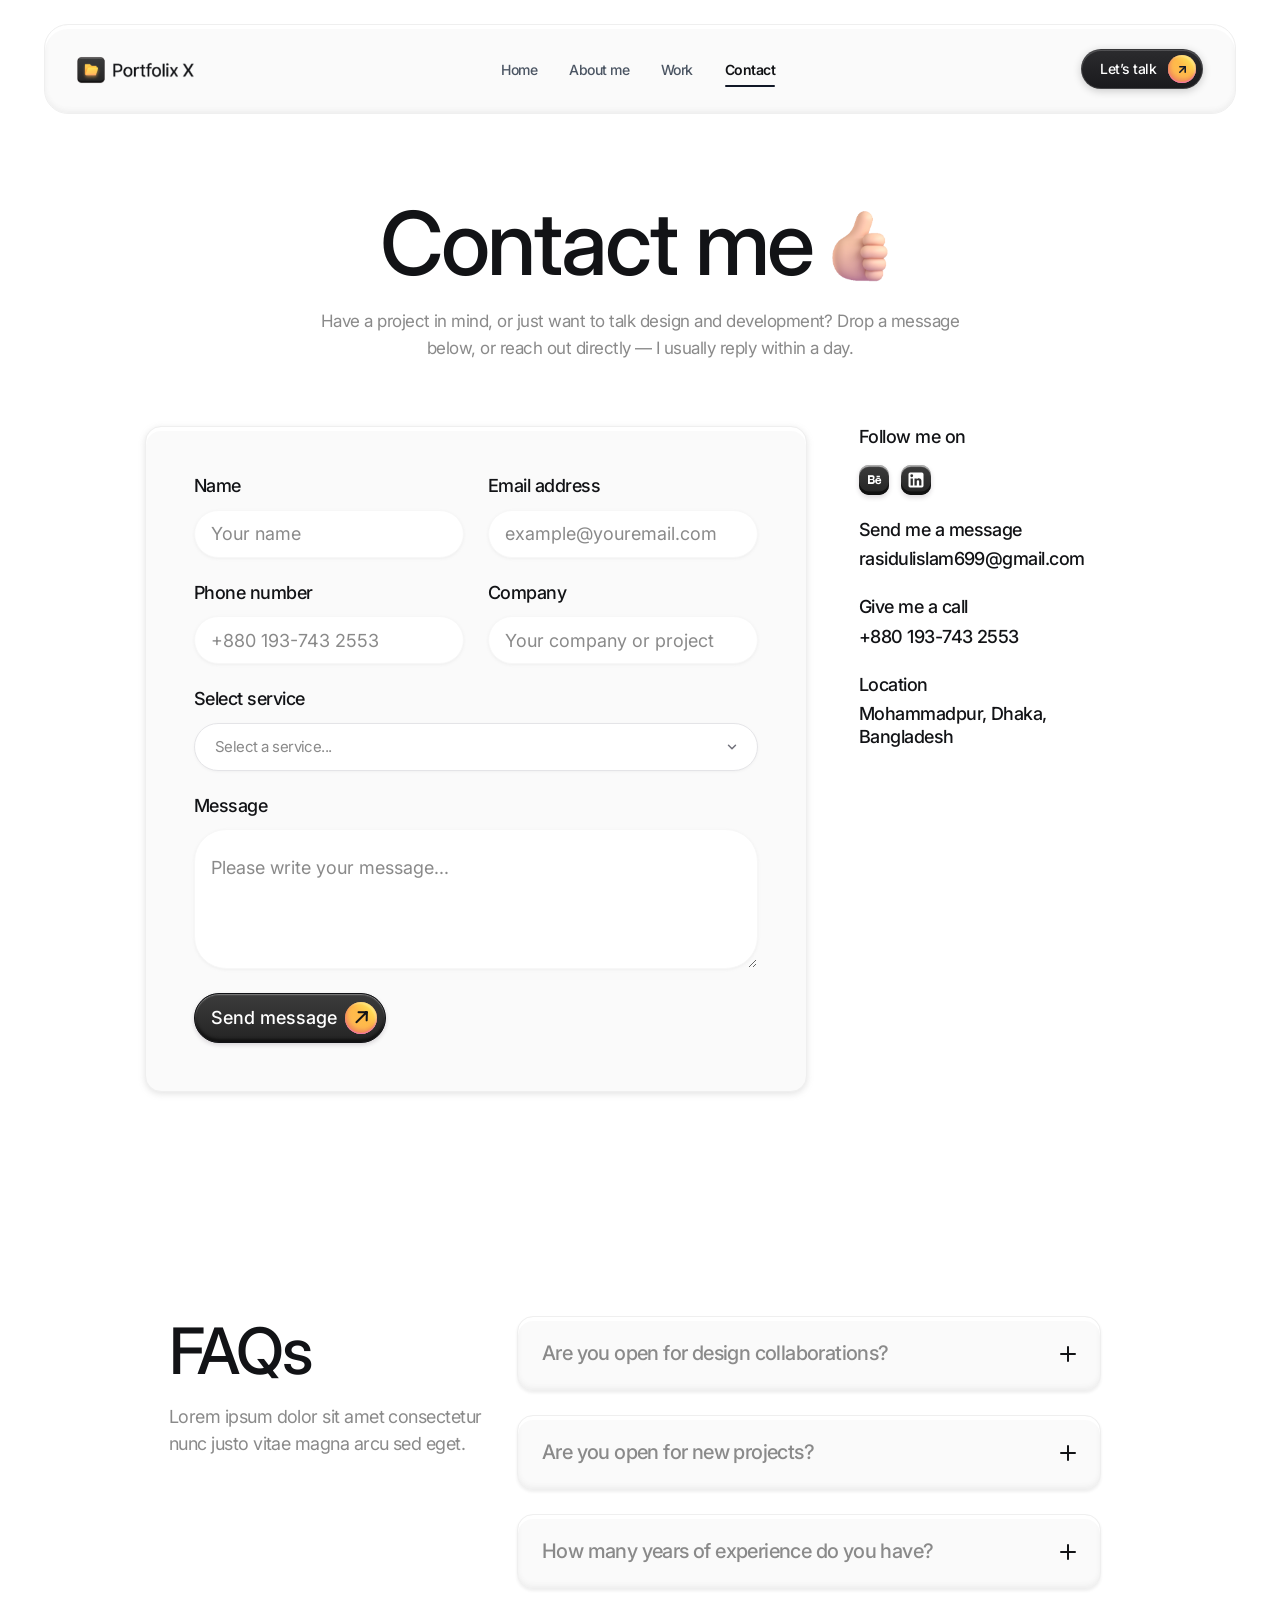
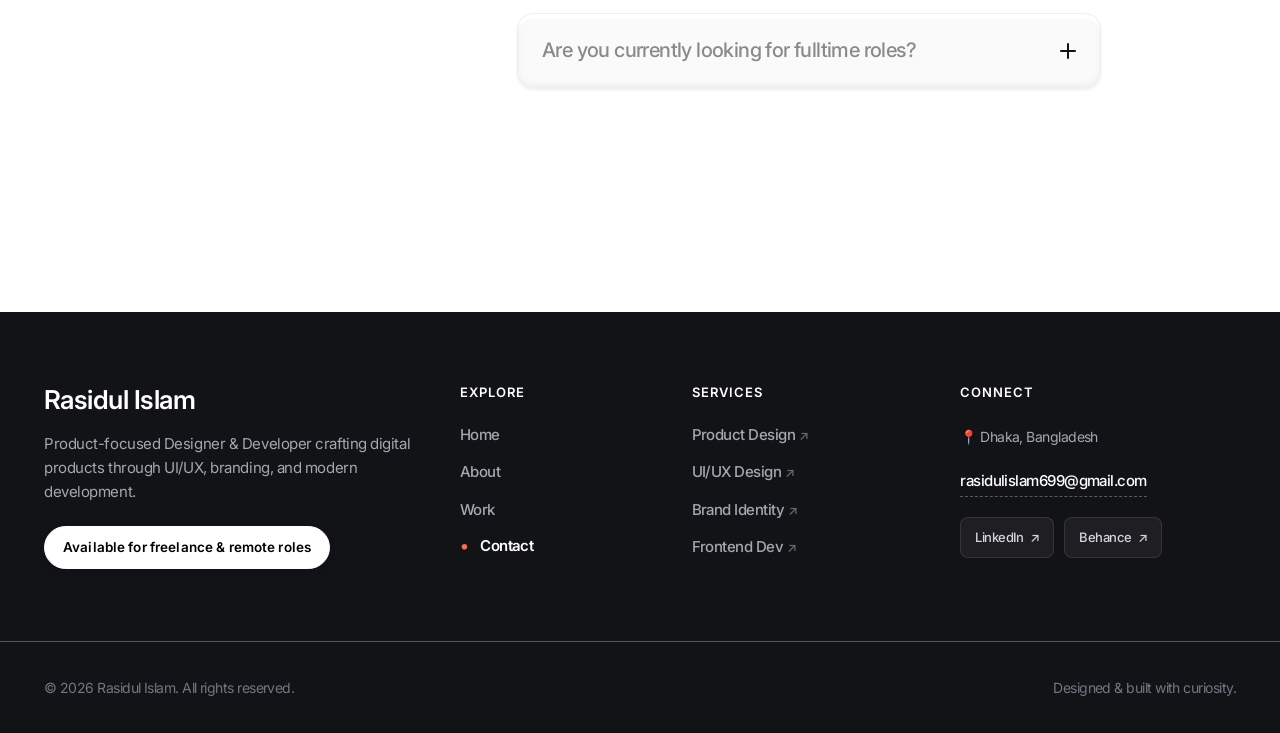
<file: contact.html>
<!DOCTYPE html>
<html data-wf-domain="portfolixtemplate.webflow.io" data-wf-page="66848e16c2334fdbe55c3064" data-wf-site="667c1fe7c451b2511da725f9" lang="en">

<head>
    <meta charset="utf-8" />
    <title>Contact - Rasidul Islam | Product-focused Designer & Developer</title>
    <meta content="Get in touch with Rasidul Islam, a Product-focused Designer & Developer crafting meaningful digital experiences." name="description" />
    <meta content="width=device-width, initial-scale=1" name="viewport" />
    
    <!-- Favicon -->
    <link href="assets/images/favicon.png" rel="shortcut icon" type="image/x-icon" />
    
    <!-- Google Fonts: Inter (100 to 900) -->
    <link rel="preconnect" href="https://fonts.googleapis.com" />
    <link rel="preconnect" href="https://fonts.gstatic.com" crossorigin />
    <link href="https://fonts.googleapis.com/css2?family=Inter:ital,opsz,wght@0,14..32,100..900;1,14..32,100..900&display=swap" rel="stylesheet" />

    <!-- Core & Custom Stylesheets -->
    <link href="assets/css/webflow.css" rel="stylesheet" type="text/css" />
    <link href="assets/css/design-system.css" rel="stylesheet" type="text/css" />
    <link href="assets/css/custom.css" rel="stylesheet" type="text/css" />

    <style>
        .nav-center-link.active {
            color: var(--ds-text-primary) !important;
            font-weight: 600 !important;
        }
        .nav-center-link.active::after {
            width: 100% !important;
        }
    </style>
</head>

<body>
    <div class="page-wrapper">
        <!-- Floating Header & Navigation -->
        <header class="header-container sticky-alt">
            <div class="w-layout-blockcontainer container-default w-container">
                <div data-animation="default" class="header-wrapper v1 w-nav" data-collapse="all" role="banner">
                    <div class="header-wrapper header-floating">
                        <div class="header-container-wrapper">
                            <!-- Logo -->
                            <div class="nav-menu-left-side">
                                <div class="v1-logo-wrapper">
                                    <a href="index.html" class="logo-link w-inline-block" title="Portfolix X">
                                        <img src="assets/images/logo.png" loading="eager" alt="Portfolix X Logo" />
                                    </a>
                                </div>
                            </div>
                            
                            <!-- Middle Navigation Links (Desktop) -->
                            <nav class="nav-menu-center-links" role="navigation">
                                <a href="index.html" class="nav-center-link">Home</a>
                                <a href="about.html" class="nav-center-link">About me</a>
                                <a href="work.html" class="nav-center-link">Work</a>
                                <a href="contact.html" class="nav-center-link active">Contact</a>
                            </nav>

                            <!-- Right Side: Let’s talk Button & Hamburger Menu Button -->
                            <div class="nav-menu-right-side">
                                <a href="#contact" class="primary-button small header-shop-btn header-cta-btn w-inline-block" title="Let’s talk">
                                    <div>Let’s talk</div>
                                    <div class="button-icon-right small">
                                        <svg width="13" height="13" viewBox="0 0 24 24" fill="none" stroke="#111827" stroke-width="2.8" stroke-linecap="round" stroke-linejoin="round">
                                            <line x1="7" y1="17" x2="17" y2="7"></line>
                                            <polyline points="7 7 17 7 17 17"></polyline>
                                        </svg>
                                    </div>
                                </a>
                                <div class="hamburger-menu v2 w-nav-button" id="hamburgerBtn" aria-label="Open menu" role="button" tabindex="0">
                                    <div class="hamburger-menu-flex v2">
                                        <div class="hamburger-menu-line top"></div>
                                        <div class="hamburger-menu-line bottom"></div>
                                    </div>
                                </div>
                            </div>
                        </div>
                    </div>
                </div>
            </div>
        </header>

        <!-- Full-Page Menu Drawer Modal -->
        <div class="nav-menu-wrapper full-page-menu v1" id="menuDrawer">
            <div class="full-page-menu---bg v1" id="menuBackdrop"></div>
            <div class="list-nav-menu header-v1">
                <div class="w-layout-blockcontainer container-default width-100 w-container">
                    <div class="card-menu-wrapper">
                        <div class="card-menu">
                            <div class="card-menu---top-content">
                                <div class="availability-wrapper">
                                    <div class="availability-icon"></div>
                                    <div class="text-light">
                                        <div class="display-1 mid v2-alt" style="color: #fff; font-size: 16px; font-weight: 500;">Available for <span class="text-no-wrap">new projects</span></div>
                                    </div>
                                </div>
                                <div class="card-menu---close-button" id="menuCloseBtn" title="Close menu">
                                    <div>&#x2715;</div>
                                </div>
                            </div>
                            <div class="mg-top-default mg-top-24px---mbl">
                                <div class="card-menu---links-wrapper">
                                    <a href="contact.html" class="card-menu---link w-inline-block w--current">
                                        <div class="left-icon"><div class="icon-font-rounded">&#xe810;</div></div>
                                        <div>Contact</div>
                                    </a>
                                    <a href="index.html#services" class="card-menu---link w-inline-block">
                                        <div class="left-icon"><div class="icon-font-rounded">&#xe810;</div></div>
                                        <div>Services</div>
                                    </a>
                                </div>
                            </div>
                            <div class="mg-top-default mg-top-24px---mbl">
                                <div class="w-layout-grid card-menu---pages-grid">
                                    <a href="index.html" class="card-menu---link v2 w-inline-block"><div>Home</div></a>
                                    <a href="about.html" class="card-menu---link v2 w-inline-block"><div>About me</div></a>
                                    <a href="work.html" class="card-menu---link v2 w-inline-block"><div>Work</div></a>
                                    <a href="index.html#shop" class="card-menu---link v2 w-inline-block"><div>Shop</div></a>
                                    <a href="index.html#blog" class="card-menu---link v2 w-inline-block"><div>Blog</div></a>
                                </div>
                            </div>
                            <div class="divider tertiary mg-default"></div>
                            <div>
                                <div class="display-3" style="color: rgba(255,255,255,0.7); font-size: 14px;">Follow me:</div>
                                <div class="mg-top-extra-small">
                                    <div class="social-media-grid small">
                                        <a href="https://www.behance.net/rasidulislamsajib1" target="_blank" rel="noopener noreferrer" class="text-link light">Behance</a>
                                        <a href="https://www.linkedin.com/in/rasidulislamsajib1/" target="_blank" rel="noopener noreferrer" class="text-link light">LinkedIn</a>
                                    </div>
                                </div>
                            </div>
                        </div>
                    </div>
                </div>
            </div>
        </div>

        <!-- MAIN CONTENT AREA -->
        <main class="main-wrapper">
            <!-- 1. CONTACT HERO & FORM SECTION -->
            <section class="section hero-section---v1">
                <div class="w-layout-blockcontainer container-default w-container">
                    <div class="text-center">
                        <div class="heading-wrapper">
                            <div class="flex-horizontal w-clearfix">
                                <h1 class="display-10 mid">Contact me</h1>
                                <img src="assets/images/thumbs-up-icon-portfolix-x.png" loading="eager" alt="Thumbs Up Icon - Portfolix X Webflow Template" class="heading-icon right" />
                            </div>
                        </div>
                        <div class="mg-top-small">
                            <div class="inner-container _600px center" style="max-width: 640px; margin: 0 auto;">
                                <p style="font-size: 17px; line-height: 1.6; color: #52525b;">Have a project in mind, or just want to talk design and development? Drop a message below, or reach out directly — I usually reply within a day.</p>
                            </div>
                        </div>
                    </div>
                    <div class="mg-top-extra-large">
                        <div class="inner-container _990px center">
                            <div class="w-layout-grid grid-2-columns contact-form-v1">
                                <!-- Contact Form Card (Left) -->
                                <div class="inner-container _662px _100-tablet">
                                    <div class="card form-wrapper">
                                        <div class="form-block---main w-form">
                                            <form id="wf-form-Contact-V1-Form" name="wf-form-Contact-V1-Form" data-name="Contact V1 Form" method="get">
                                                <div class="w-layout-grid grid-form">
                                                    <div id="w-node-_14b30a55-db61-6943-1ed2-b409a14bed08-a14bed05">
                                                        <label for="name">Name</label>
                                                        <input class="input w-input" maxlength="256" name="Name" data-name="Name" placeholder="Your name" type="text" id="name" required="" />
                                                    </div>
                                                    <div id="w-node-_14b30a55-db61-6943-1ed2-b409a14bed0c-a14bed05">
                                                        <label for="email">Email address</label>
                                                        <input class="input w-input" maxlength="256" name="Email" data-name="Email" placeholder="example@youremail.com" type="email" id="email" required="" />
                                                    </div>
                                                    <div id="w-node-_14b30a55-db61-6943-1ed2-b409a14bed10-a14bed05">
                                                        <label for="phone">Phone number</label>
                                                        <input class="input w-input" maxlength="256" name="Phone" data-name="Phone" placeholder="+880 193-743 2553" type="tel" id="phone" required="" />
                                                    </div>
                                                    <div id="w-node-_14b30a55-db61-6943-1ed2-b409a14bed14-a14bed05">
                                                        <label for="company">Company</label>
                                                        <input class="input w-input" maxlength="256" name="Company" data-name="Company" placeholder="Your company or project" type="text" id="company" required="" />
                                                    </div>
                                                    <div id="w-node-_14b30a55-db61-6943-1ed2-b409a14bed18-a14bed05" class="select-service-container custom-dropdown-wrap">
                                                        <div class="label">Select service</div>
                                                        <div class="custom-select-wrapper" id="customSelectWrapper">
                                                            <div class="custom-select-trigger" id="customSelectTrigger" tabindex="0" role="combobox" aria-expanded="false" aria-haspopup="listbox">
                                                                <div class="custom-select-text placeholder" id="customSelectText">Select a service...</div>
                                                                <div class="custom-select-arrow" id="customSelectArrow">
                                                                    <svg width="14" height="14" viewBox="0 0 24 24" fill="none" stroke="currentColor" stroke-width="2.5" stroke-linecap="round" stroke-linejoin="round">
                                                                        <polyline points="6 9 12 15 18 9"></polyline>
                                                                    </svg>
                                                                </div>
                                                            </div>
                                                            
                                                            <div class="custom-select-menu" id="customSelectMenu" role="listbox">
                                                                <div class="custom-select-option" data-value="UI/UX Design" role="option">
                                                                    <div class="option-icon-box icon-purple">
                                                                        <svg width="16" height="16" viewBox="0 0 24 24" fill="none" stroke="currentColor" stroke-width="2" stroke-linecap="round" stroke-linejoin="round">
                                                                            <rect x="3" y="3" width="18" height="18" rx="3"></rect>
                                                                            <line x1="3" y1="9" x2="21" y2="9"></line>
                                                                            <line x1="9" y1="21" x2="9" y2="9"></line>
                                                                        </svg>
                                                                    </div>
                                                                    <div class="option-content">
                                                                        <div class="option-title">UI/UX Design</div>
                                                                        <div class="option-desc">User flows, wireframes, web &amp; mobile apps</div>
                                                                    </div>
                                                                    <div class="option-check">
                                                                        <svg width="12" height="12" viewBox="0 0 24 24" fill="none" stroke="currentColor" stroke-width="3" stroke-linecap="round" stroke-linejoin="round">
                                                                            <polyline points="20 6 9 17 4 12"></polyline>
                                                                        </svg>
                                                                    </div>
                                                                </div>

                                                                <div class="custom-select-option" data-value="Branding & Visual Identity" role="option">
                                                                    <div class="option-icon-box icon-coral">
                                                                        <svg width="16" height="16" viewBox="0 0 24 24" fill="none" stroke="currentColor" stroke-width="2" stroke-linecap="round" stroke-linejoin="round">
                                                                            <path d="M12 2l3.09 6.26L22 9.27l-5 4.87 1.18 6.88L12 17.77l-6.18 3.25L7 14.14 2 9.27l6.91-1.01L12 2z"></path>
                                                                        </svg>
                                                                    </div>
                                                                    <div class="option-content">
                                                                        <div class="option-title">Branding &amp; Visual Identity</div>
                                                                        <div class="option-desc">Logos, visual identity, brand guidelines</div>
                                                                    </div>
                                                                    <div class="option-check">
                                                                        <svg width="12" height="12" viewBox="0 0 24 24" fill="none" stroke="currentColor" stroke-width="3" stroke-linecap="round" stroke-linejoin="round">
                                                                            <polyline points="20 6 9 17 4 12"></polyline>
                                                                        </svg>
                                                                    </div>
                                                                </div>

                                                                <div class="custom-select-option" data-value="Web Design" role="option">
                                                                    <div class="option-icon-box icon-blue">
                                                                        <svg width="16" height="16" viewBox="0 0 24 24" fill="none" stroke="currentColor" stroke-width="2" stroke-linecap="round" stroke-linejoin="round">
                                                                            <rect x="2" y="3" width="20" height="14" rx="2"></rect>
                                                                            <line x1="8" y1="21" x2="16" y2="21"></line>
                                                                            <line x1="12" y1="17" x2="12" y2="21"></line>
                                                                        </svg>
                                                                    </div>
                                                                    <div class="option-content">
                                                                        <div class="option-title">Web Design</div>
                                                                        <div class="option-desc">High-converting landing pages &amp; websites</div>
                                                                    </div>
                                                                    <div class="option-check">
                                                                        <svg width="12" height="12" viewBox="0 0 24 24" fill="none" stroke="currentColor" stroke-width="3" stroke-linecap="round" stroke-linejoin="round">
                                                                            <polyline points="20 6 9 17 4 12"></polyline>
                                                                        </svg>
                                                                    </div>
                                                                </div>

                                                                <div class="custom-select-option" data-value="Full-Stack Development" role="option">
                                                                    <div class="option-icon-box icon-emerald">
                                                                        <svg width="16" height="16" viewBox="0 0 24 24" fill="none" stroke="currentColor" stroke-width="2" stroke-linecap="round" stroke-linejoin="round">
                                                                            <polyline points="16 18 22 12 16 6"></polyline>
                                                                            <polyline points="8 6 2 12 8 18"></polyline>
                                                                        </svg>
                                                                    </div>
                                                                    <div class="option-content">
                                                                        <div class="option-title">Full-Stack Development</div>
                                                                        <div class="option-desc">Frontend, modern web apps &amp; integrations</div>
                                                                    </div>
                                                                    <div class="option-check">
                                                                        <svg width="12" height="12" viewBox="0 0 24 24" fill="none" stroke="currentColor" stroke-width="3" stroke-linecap="round" stroke-linejoin="round">
                                                                            <polyline points="20 6 9 17 4 12"></polyline>
                                                                        </svg>
                                                                    </div>
                                                                </div>

                                                                <div class="custom-select-option" data-value="Motion Graphics & Video Editing" role="option">
                                                                    <div class="option-icon-box icon-amber">
                                                                        <svg width="16" height="16" viewBox="0 0 24 24" fill="none" stroke="currentColor" stroke-width="2" stroke-linecap="round" stroke-linejoin="round">
                                                                            <polygon points="5 3 19 12 5 21 5 3"></polygon>
                                                                        </svg>
                                                                    </div>
                                                                    <div class="option-content">
                                                                        <div class="option-title">Motion Graphics &amp; Video Editing</div>
                                                                        <div class="option-desc">Promo videos, UI interactions &amp; motion design</div>
                                                                    </div>
                                                                    <div class="option-check">
                                                                        <svg width="12" height="12" viewBox="0 0 24 24" fill="none" stroke="currentColor" stroke-width="3" stroke-linecap="round" stroke-linejoin="round">
                                                                            <polyline points="20 6 9 17 4 12"></polyline>
                                                                        </svg>
                                                                    </div>
                                                                </div>
                                                            </div>

                                                            <!-- Hidden Native Select (Keeps form validation & submission working) -->
                                                            <select id="select-service" name="Select-Service" data-name="Select Service" required="" class="visually-hidden-select">
                                                                <option value="">Select a service...</option>
                                                                <option value="UI/UX Design">UI/UX Design</option>
                                                                <option value="Branding & Visual Identity">Branding &amp; Visual Identity</option>
                                                                <option value="Web Design">Web Design</option>
                                                                <option value="Full-Stack Development">Full-Stack Development</option>
                                                                <option value="Motion Graphics & Video Editing">Motion Graphics &amp; Video Editing</option>
                                                            </select>
                                                        </div>
                                                    </div>
                                                    <div id="w-node-_14b30a55-db61-6943-1ed2-b409a14bed20-a14bed05" class="text-area-wrapper">
                                                        <label for="message">Message</label>
                                                        <textarea id="message" name="Message" maxlength="5000" data-name="Message" placeholder="Please write your message..." required="" class="text-area w-input"></textarea>
                                                    </div>
                                                    <div id="w-node-_14b30a55-db61-6943-1ed2-b409a14bed24-a14bed05" class="primary-button form-btn">
                                                        <input type="submit" data-wait="Please wait..." class="primary-button form-btn---inside w-button" value="Send message" />
                                                        <div class="button-icon-right">
                                                            <div class="base-icon-font">&#xe810;</div>
                                                        </div>
                                                    </div>
                                                </div>
                                            </form>
                                            <div class="success-message-wrapp w-form-done" style="display:none;">
                                                <div class="card contact-form">
                                                    <div class="icon-font-rounded thank-you-message-icon large">&#xe832;</div>
                                                    <div class="mg-top-default">
                                                        <div class="text-titles">
                                                            <div class="display-5 mid">Thank you! We’ll get back to <span class="text-no-wrap">you soon</span></div>
                                                        </div>
                                                    </div>
                                                    <div class="mg-top-extra-small">
                                                        <p class="paragraph-medium">We have received your message and will get back to you as soon as possible. Our team is dedicated to providing the best support and we appreciate <span class="text-no-wrap">your patience.</span></p>
                                                    </div>
                                                </div>
                                            </div>
                                            <div class="error-message-wrapper w-form-fail" style="display:none;">
                                                <div>Oops! Something went wrong while submitting <span class="text-no-wrap">the form.</span></div>
                                            </div>
                                        </div>
                                    </div>
                                </div>

                                <!-- Contact Information & Details (Right) -->
                                <div class="inner-container _280px _100-tablet" style="max-width: 280px;">
                                    <div class="w-layout-grid contact-form-grid-v1">
                                        <div>
                                            <div class="display-3">Follow <span class="text-no-wrap">me on</span></div>
                                            <div class="mg-top-small">
                                                <div class="social-media-icon-grid">
                                                    <a href="https://www.behance.net/rasidulislamsajib1" target="_blank" rel="noopener noreferrer" class="social-media-icon-wrapper w-inline-block" title="Behance">
                                                        <div class="icon-font-social-media">&#xe803;</div>
                                                    </a>
                                                    <a href="https://www.linkedin.com/in/rasidulislamsajib1/" target="_blank" rel="noopener noreferrer" class="social-media-icon-wrapper w-inline-block" title="LinkedIn">
                                                        <svg width="20" height="20" viewBox="0 0 24 24" fill="currentColor"><path d="M19 3a2 2 0 0 1 2 2v14a2 2 0 0 1-2 2H5a2 2 0 0 1-2-2V5a2 2 0 0 1 2-2h14m-.5 15.5v-5.3a3.26 3.26 0 0 0-3.26-3.26c-.85 0-1.84.52-2.28 1.3v-1.11h-2.79v8.37h2.79v-4.93c0-.77.62-1.4 1.39-1.4a1.4 1.4 0 0 1 1.4 1.4v4.93h2.75M6.88 8.56a1.68 1.68 0 0 0 1.68-1.68c0-.93-.75-1.69-1.68-1.69a1.69 1.69 0 0 0-1.69 1.69c0 .93.76 1.68 1.69 1.68m1.39 9.94v-8.37H5.5v8.37h2.77z"/></svg>
                                                    </a>
                                                </div>
                                            </div>
                                        </div>
                                        <div>
                                            <div class="display-3">Send me <span class="text-no-wrap">a message</span></div>
                                            <div class="mg-top-tiny">
                                                <div>
                                                    <a href="mailto:rasidulislam699@gmail.com" class="link mid w-inline-block">
                                                        <div>rasidulislam699@gmail.com</div>
                                                    </a>
                                                </div>
                                            </div>
                                        </div>
                                        <div>
                                            <div class="display-3">Give me <span class="text-no-wrap">a call</span></div>
                                            <div class="mg-top-tiny">
                                                <a href="tel:+8801937432553" class="link mid w-inline-block">
                                                    <div>+880 193-743 2553</div>
                                                </a>
                                            </div>
                                        </div>
                                        <div>
                                            <div class="display-3">Location</div>
                                            <div class="mg-top-tiny">
                                                <a href="https://maps.google.com/?q=Mohammadpur,+Dhaka,+Bangladesh" target="_blank" rel="noopener noreferrer" class="link mid w-inline-block">
                                                    <div>Mohammadpur, Dhaka, Bangladesh</div>
                                                </a>
                                            </div>
                                        </div>
                                    </div>
                                </div>
                            </div>
                        </div>
                    </div>
                </div>
            </section>

            <!-- 2. FAQS ACCORDION SECTION -->
            <section class="section bottom">
                <div class="w-layout-blockcontainer container-default w-container">
                    <div class="inner-container _990px center">
                        <div class="w-layout-grid grid-2-columns accordion-v2">
                            <!-- Left Sticky Column -->
                            <div class="position-sticky static---mbl">
                                <div class="inner-container _340px">
                                    <h2 class="display-9 mid">FAQs</h2>
                                    <div class="mg-top-small">
                                        <p>Lorem ipsum dolor sit amet consectetur nunc justo vitae magna arcu <span class="text-no-wrap">sed eget.</span></p>
                                    </div>
                                </div>
                            </div>

                            <!-- Right Accordion Column -->
                            <div class="inner-container _584px _100-mbl">
                                <div class="w-layout-grid grid-1-column">
                                    <!-- Accordion Item 1 -->
                                    <div class="accordion-item">
                                        <div class="accordion-top">
                                            <h3 class="display-4 mid title">Are you open for <span class="text-no-wrap normal---mbp">design collaborations?</span></h3>
                                            <div class="accordion-icon-wrapper">
                                                <div class="accordion-icon-line vertical"></div>
                                                <div class="accordion-icon-line"></div>
                                            </div>
                                        </div>
                                        <div class="accordion-bottom">
                                            <p class="accordion-paragraph">Lorem ipsum dolor sit amet, consectetur cdolor col adipiscing elit. Integer mattis nunc augue vel lacinia <span class="text-no-wrap">erat euismod ut.</span></p>
                                        </div>
                                        <div class="accordion-item-bg"></div>
                                    </div>

                                    <!-- Accordion Item 2 -->
                                    <div class="accordion-item">
                                        <div class="accordion-top">
                                            <h3 class="display-4 mid title">Are you open for <span class="text-no-wrap normal---mbp">new projects?</span></h3>
                                            <div class="accordion-icon-wrapper">
                                                <div class="accordion-icon-line vertical"></div>
                                                <div class="accordion-icon-line"></div>
                                            </div>
                                        </div>
                                        <div class="accordion-bottom">
                                            <p class="accordion-paragraph">Lorem ipsum dolor sit amet, consectetur cdolor col adipiscing elit. Integer mattis nunc augue vel lacinia <span class="text-no-wrap">erat euismod ut.</span></p>
                                        </div>
                                        <div class="accordion-item-bg"></div>
                                    </div>

                                    <!-- Accordion Item 3 -->
                                    <div class="accordion-item">
                                        <div class="accordion-top">
                                            <h3 class="display-4 mid title">How many years of experience <span class="text-no-wrap normal---mbp">do you have?</span></h3>
                                            <div class="accordion-icon-wrapper">
                                                <div class="accordion-icon-line vertical"></div>
                                                <div class="accordion-icon-line"></div>
                                            </div>
                                        </div>
                                        <div class="accordion-bottom">
                                            <p class="accordion-paragraph">Lorem ipsum dolor sit amet, consectetur cdolor col adipiscing elit. Integer mattis nunc augue vel lacinia <span class="text-no-wrap">erat euismod ut.</span></p>
                                        </div>
                                        <div class="accordion-item-bg"></div>
                                    </div>

                                    <!-- Accordion Item 4 -->
                                    <div class="accordion-item">
                                        <div class="accordion-top">
                                            <h3 class="display-4 mid title">Are you currently looking for <span class="text-no-wrap normal---mbp">fulltime roles?</span></h3>
                                            <div class="accordion-icon-wrapper">
                                                <div class="accordion-icon-line vertical"></div>
                                                <div class="accordion-icon-line"></div>
                                            </div>
                                        </div>
                                        <div class="accordion-bottom">
                                            <p class="accordion-paragraph">Lorem ipsum dolor sit amet, consectetur cdolor col adipiscing elit. Integer mattis nunc augue vel lacinia <span class="text-no-wrap">erat euismod ut.</span></p>
                                        </div>
                                        <div class="accordion-item-bg"></div>
                                    </div>
                                </div>
                            </div>
                        </div>
                    </div>
                </div>
            </section>
        </main>

        <!-- FOOTER (GLOBAL PORTFOLIX X) -->
        <footer class="footer-wrapper">

            <div class="footer-middle">
                <div class="w-layout-blockcontainer container-default w-container">
                    <div class="footer-modern-grid">
                        <!-- Col 1: Identity & Availability -->
                        <div class="footer-col-brand">
                            <a href="index.html" class="footer-brand-title">
                                <span class="brand-name">Rasidul Islam</span>
                            </a>
                            <p class="footer-bio-text">Product-focused Designer &amp; Developer crafting digital products through UI/UX, branding, and modern development.</p>
                            <div class="footer-availability-badge">
                                <span class="availability-badge-text">Available for freelance &amp; remote roles</span>
                            </div>
                        </div>

                        <!-- Col 2: Navigation / Explore -->
                        <div class="footer-nav-block">
                            <div class="footer-title">Explore</div>
                            <ul role="list" class="footer-column-links">
                                <li class="footer-column-item">
                                    <a href="index.html" class="footer-item-link w-inline-block">
                                        <span>Home</span>
                                    </a>
                                </li>
                                <li class="footer-column-item">
                                    <a href="about.html" class="footer-item-link w-inline-block">
                                        <span>About</span>
                                    </a>
                                </li>
                                <li class="footer-column-item">
                                    <a href="work.html" class="footer-item-link w-inline-block">
                                        <span>Work</span>
                                    </a>
                                </li>
                                <li class="footer-column-item">
                                    <a href="contact.html" class="footer-item-link w-inline-block w--current">
                                        <span>Contact</span>
                                    </a>
                                </li>
                            </ul>
                        </div>

                        <!-- Col 3: Services -->
                        <div class="footer-nav-block">
                            <div class="footer-title">Services</div>
                            <ul role="list" class="footer-column-links">
                                <li class="footer-column-item">
                                    <a href="index.html#projects" class="footer-item-link w-inline-block">
                                        <span>Product Design</span>
                                        <span class="link-arrow">↗</span>
                                    </a>
                                </li>
                                <li class="footer-column-item">
                                    <a href="index.html#projects" class="footer-item-link w-inline-block">
                                        <span>UI/UX Design</span>
                                        <span class="link-arrow">↗</span>
                                    </a>
                                </li>
                                <li class="footer-column-item">
                                    <a href="index.html#about" class="footer-item-link w-inline-block">
                                        <span>Brand Identity</span>
                                        <span class="link-arrow">↗</span>
                                    </a>
                                </li>
                                <li class="footer-column-item">
                                    <a href="index.html#projects" class="footer-item-link w-inline-block">
                                        <span>Frontend Dev</span>
                                        <span class="link-arrow">↗</span>
                                    </a>
                                </li>
                            </ul>
                        </div>

                        <!-- Col 4: Connect -->
                        <div class="footer-nav-block">
                            <div class="footer-title">Connect</div>
                            <div class="footer-connect-info">
                                <div class="footer-location-item">
                                    <span>📍 Dhaka, Bangladesh</span>
                                </div>
                                <div>
                                    <a href="mailto:rasidulislam699@gmail.com" class="footer-direct-email">rasidulislam699@gmail.com</a>
                                </div>
                                <div class="footer-social-chips">
                                    <a href="https://www.linkedin.com/in/rasidulislamsajib1/" target="_blank" rel="noopener noreferrer" class="footer-social-chip">
                                        <span>LinkedIn</span>
                                        <span>↗</span>
                                    </a>
                                    <a href="https://www.behance.net/rasidulislamsajib1" target="_blank" rel="noopener noreferrer" class="footer-social-chip">
                                        <span>Behance</span>
                                        <span>↗</span>
                                    </a>
                                </div>
                            </div>
                        </div>
                    </div>
                </div>
            </div>
            <div class="footer-bottom">
                <div class="w-layout-blockcontainer container-default w-container">
                    <div class="footer-bottom-flex">
                        <div class="footer-copyright-text">© 2026 Rasidul Islam. All rights reserved.</div>
                        <div class="footer-built-with-text">Designed &amp; built with curiosity.</div>
                    </div>
                </div>
            </div>
        </footer>
    </div>

    <!-- Scripts -->
    <script src="assets/js/jquery.min.js"></script>
    <script src="assets/js/webflow.js"></script>
    <script src="assets/js/main.js?v=2"></script>
</body>
</html>
</file>
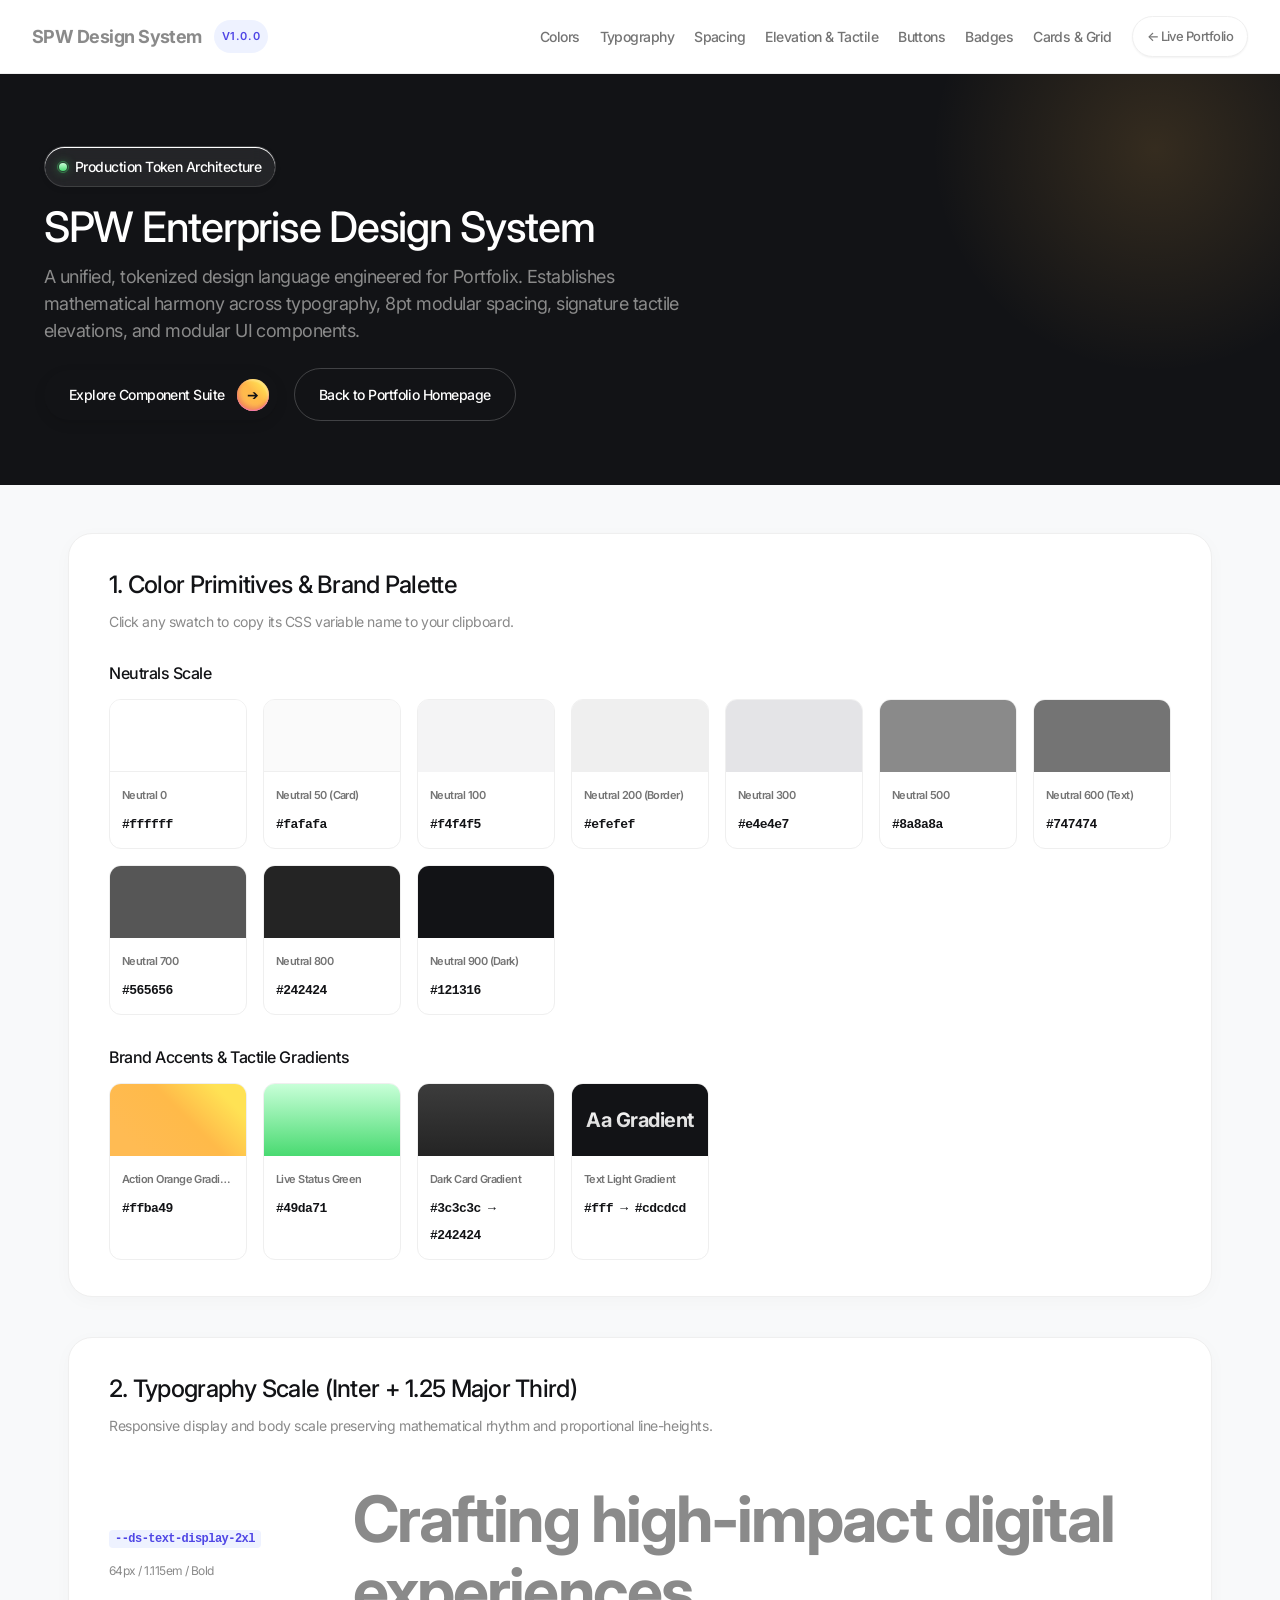
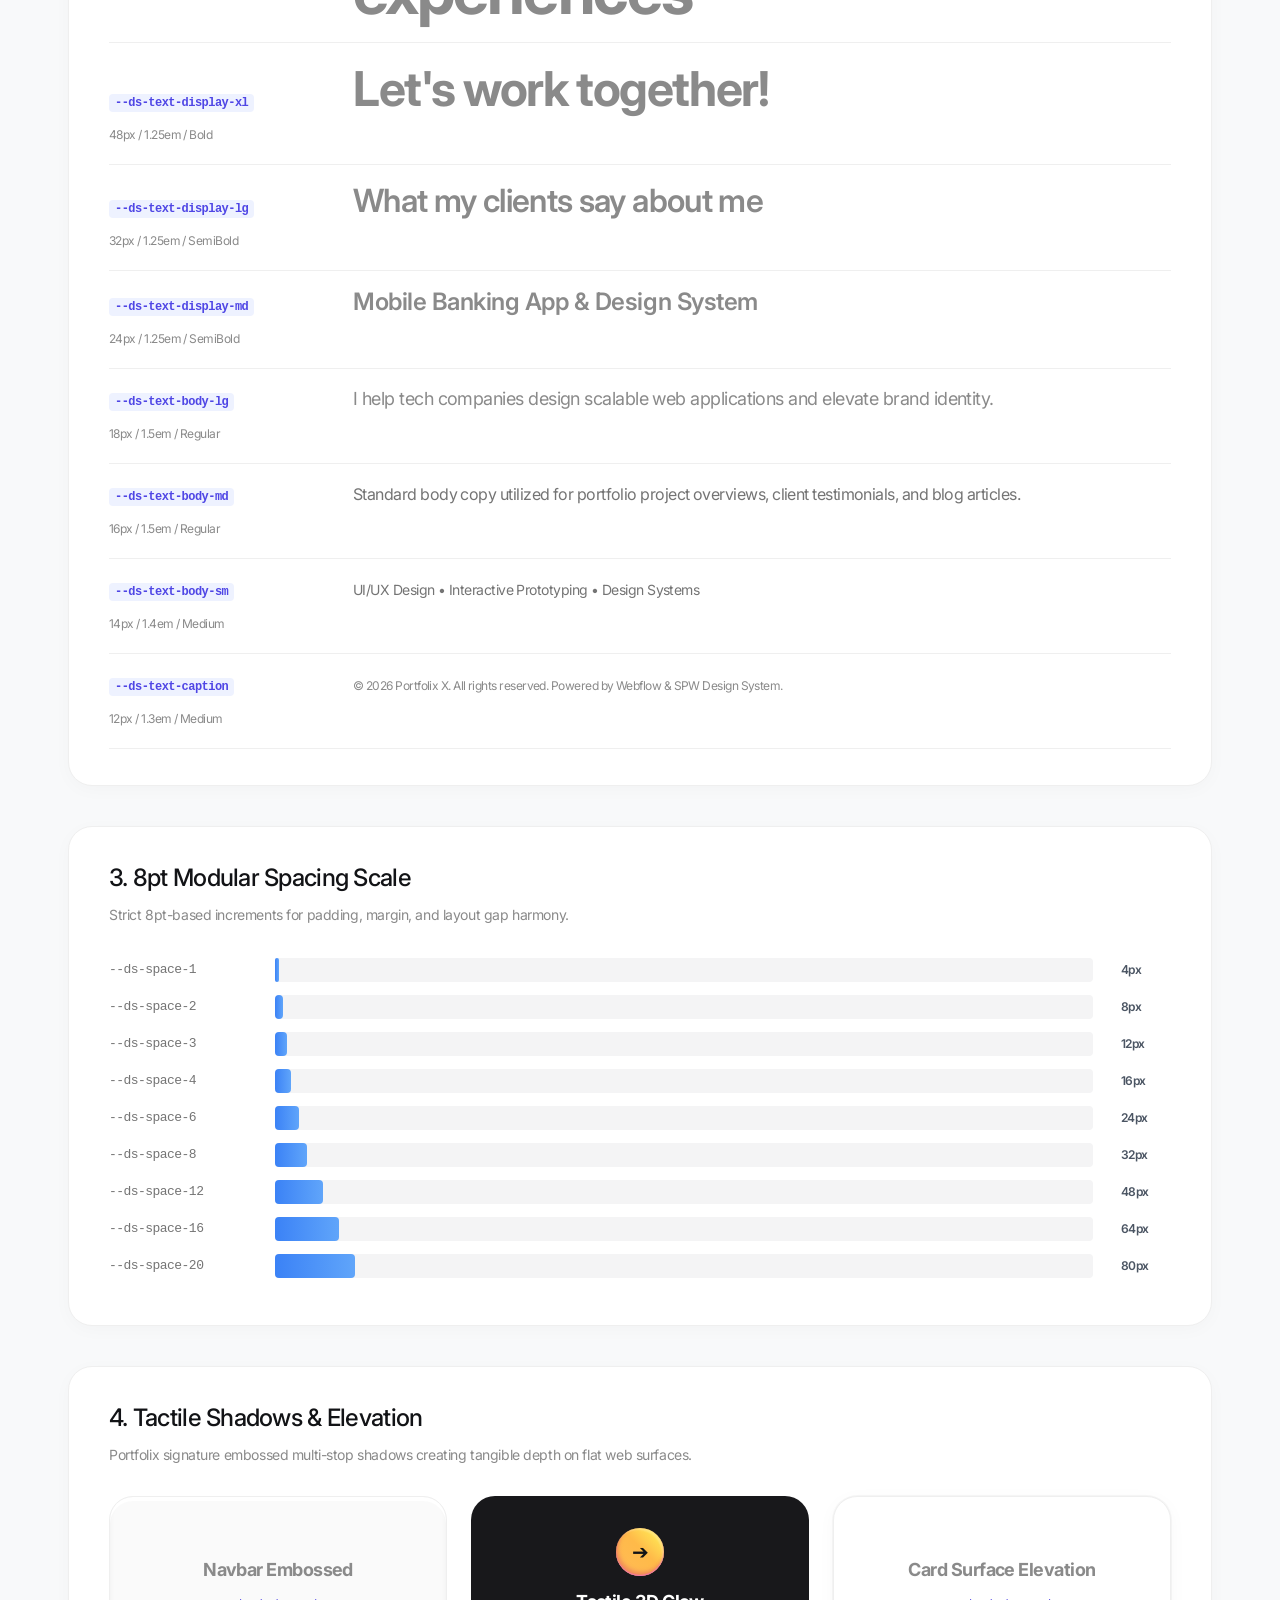
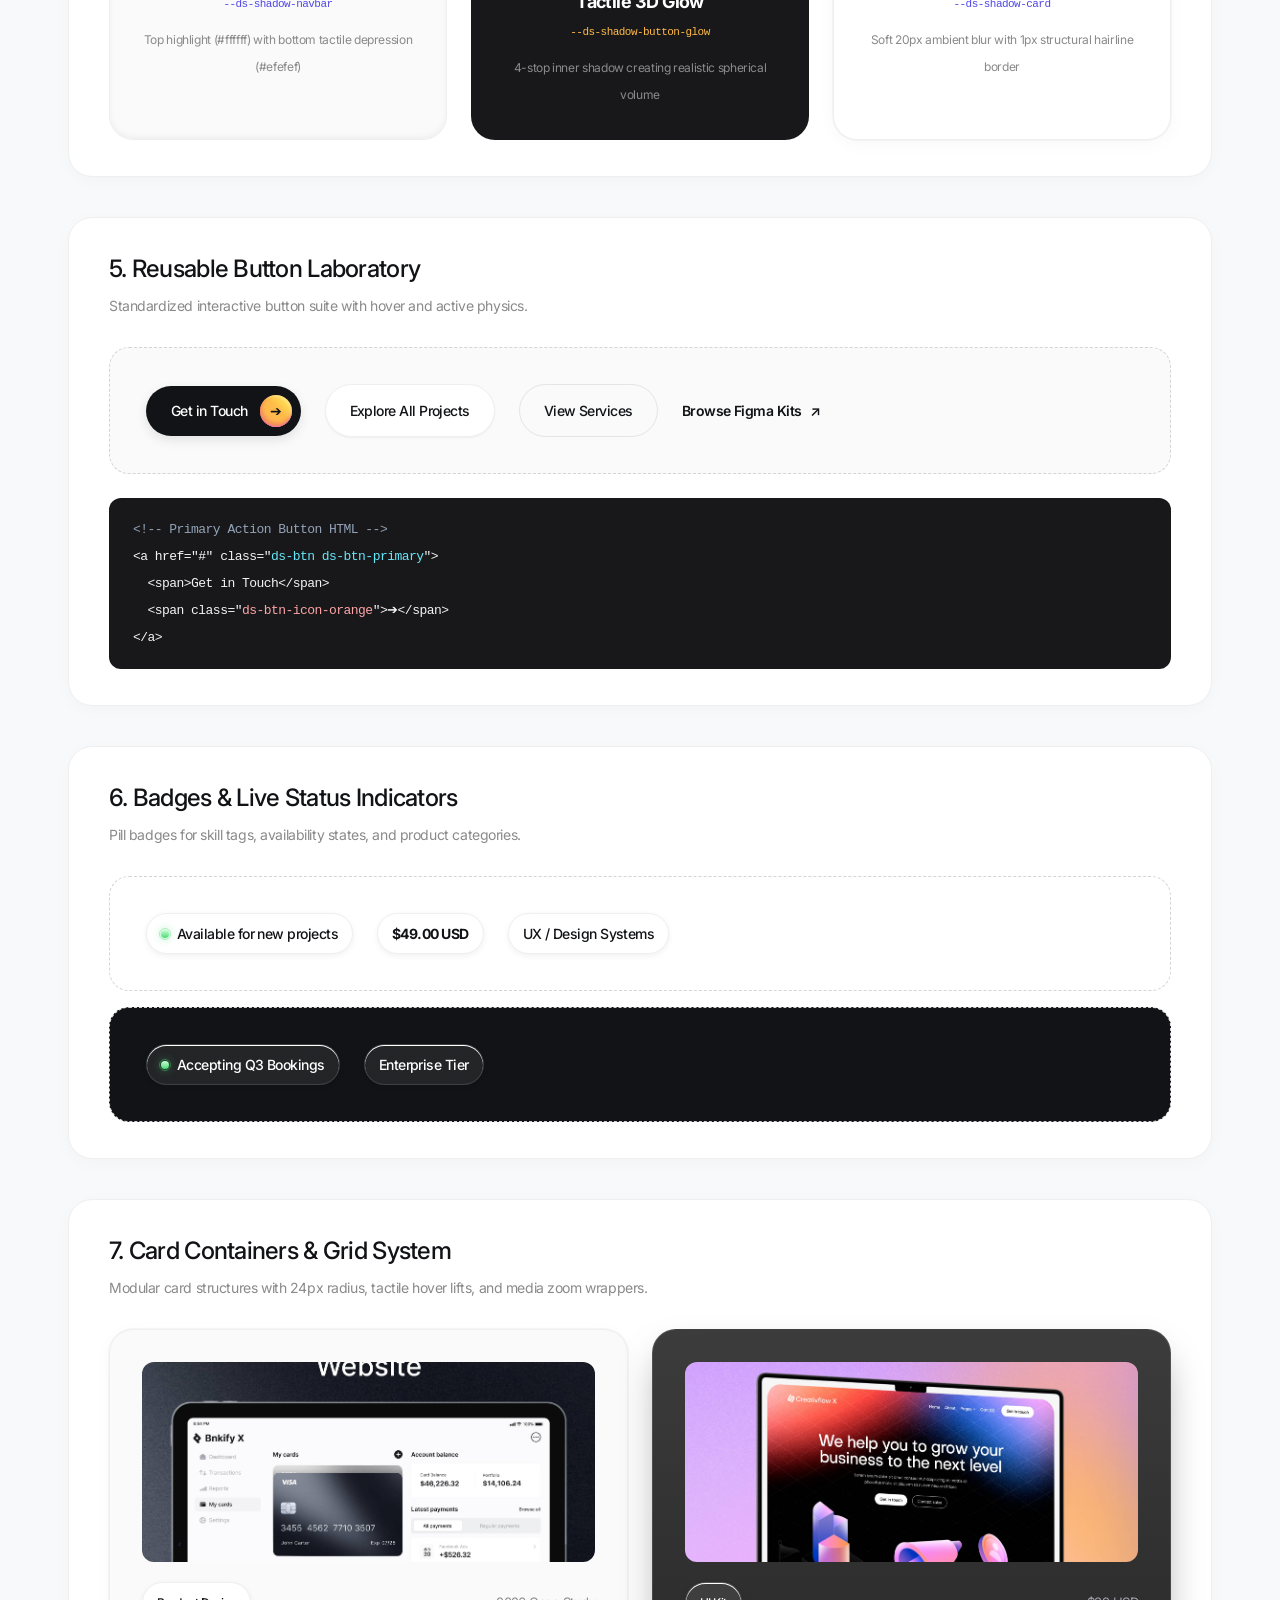
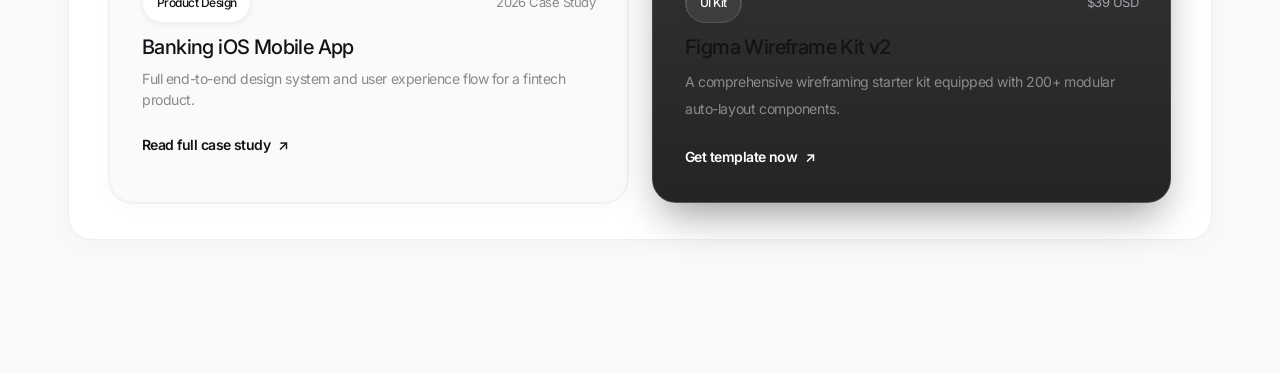
<file: style-guide.html>
<!DOCTYPE html>
<html lang="en">
<head>
    <meta charset="utf-8" />
    <title>SPW Enterprise Design System — Style Guide & Component Library</title>
    <meta name="viewport" content="width=device-width, initial-scale=1" />
    <link href="assets/images/favicon.png" rel="shortcut icon" type="image/x-icon" />
    <link href="assets/css/webflow.css" rel="stylesheet" type="text/css" />
    <link href="assets/css/design-system.css" rel="stylesheet" type="text/css" />
    <link href="assets/css/custom.css" rel="stylesheet" type="text/css" />

    <style>
        /* Dedicated Style Guide Workbench Styles */
        body {
            background-color: #f8f9fa;
            color: var(--ds-text-primary);
            font-family: var(--ds-font-sans);
            margin: 0;
            padding: 0;
            line-height: 1.5;
        }

        /* Top Bar */
        .sg-topbar {
            position: sticky;
            top: 0;
            z-index: 1000;
            background: rgba(255, 255, 255, 0.92);
            backdrop-filter: blur(12px);
            -webkit-backdrop-filter: blur(12px);
            border-bottom: 1px solid var(--ds-border-subtle);
            padding: 16px 32px;
            display: flex;
            justify-content: space-between;
            align-items: center;
        }
        .sg-brand {
            display: flex;
            align-items: center;
            gap: 12px;
            font-weight: 700;
            font-size: 18px;
        }
        .sg-version-tag {
            font-size: 11px;
            font-weight: 600;
            text-transform: uppercase;
            letter-spacing: 0.05em;
            padding: 3px 8px;
            background: #eef2ff;
            color: #4f46e5;
            border-radius: var(--ds-radius-pill);
        }
        .sg-nav {
            display: flex;
            gap: 20px;
            align-items: center;
        }
        .sg-nav a {
            color: var(--ds-text-secondary);
            text-decoration: none;
            font-size: 14px;
            font-weight: 500;
            transition: color var(--ds-transition-fast);
        }
        .sg-nav a:hover {
            color: var(--ds-text-primary);
        }

        /* Hero Banner */
        .sg-hero {
            background: var(--ds-bg-surface-dark);
            color: var(--ds-text-inverse);
            padding: 72px 32px 64px;
            position: relative;
            overflow: hidden;
        }
        .sg-hero::after {
            content: '';
            position: absolute;
            top: -150px;
            right: -100px;
            width: 450px;
            height: 450px;
            background: radial-gradient(circle, rgba(255, 187, 83, 0.15) 0%, transparent 70%);
            pointer-events: none;
        }
        .sg-hero-inner {
            max-width: 1192px;
            margin: 0 auto;
        }
        .sg-hero h1 {
            font-size: 42px;
            font-weight: 800;
            letter-spacing: -0.03em;
            margin: 0 0 12px;
            line-height: 1.15;
            color: #ffffff !important;
        }
        .sg-hero p {
            font-size: 18px;
            color: var(--ds-text-inverse-muted);
            max-width: 680px;
            margin: 0 0 24px;
        }

        /* Section Wrappers */
        .sg-content-wrapper {
            max-width: 1192px;
            margin: 0 auto;
            padding: 48px 24px 100px;
        }
        .sg-section-card {
            background: #ffffff;
            border: 1px solid var(--ds-border-subtle);
            border-radius: var(--ds-radius-2xl);
            padding: 36px 40px;
            margin-bottom: 40px;
            box-shadow: 0 4px 20px -2px rgba(0, 0, 0, 0.03);
        }
        .sg-section-card h2 {
            font-size: 24px;
            font-weight: 700;
            margin: 0 0 8px;
            letter-spacing: -0.02em;
        }
        .sg-section-card .sg-section-desc {
            font-size: 14px;
            color: var(--ds-text-muted);
            margin: 0 0 28px;
        }

        /* Color Swatches Grid */
        .sg-swatch-grid {
            display: grid;
            grid-template-columns: repeat(auto-fill, minmax(130px, 1fr));
            gap: 16px;
        }
        .sg-swatch {
            border: 1px solid var(--ds-border-subtle);
            border-radius: var(--ds-radius-md);
            overflow: hidden;
            background: #fff;
            cursor: pointer;
            transition: transform var(--ds-transition-fast), box-shadow var(--ds-transition-fast);
        }
        .sg-swatch:hover {
            transform: translateY(-2px);
            box-shadow: var(--ds-shadow-md);
        }
        .sg-swatch-color {
            height: 72px;
            width: 100%;
            position: relative;
        }
        .sg-swatch-info {
            padding: 10px 12px;
        }
        .sg-swatch-name {
            font-size: 11px;
            font-weight: 600;
            color: var(--ds-text-secondary);
            margin-bottom: 2px;
            text-overflow: ellipsis;
            overflow: hidden;
            white-space: nowrap;
        }
        .sg-swatch-hex {
            font-family: monospace;
            font-size: 13px;
            font-weight: 700;
            color: var(--ds-text-primary);
        }

        /* Typography Scale Specimen */
        .sg-type-row {
            display: flex;
            align-items: baseline;
            justify-content: space-between;
            padding: 16px 0;
            border-bottom: 1px solid var(--ds-border-subtle);
            gap: 24px;
        }
        .sg-type-meta {
            width: 220px;
            flex-shrink: 0;
        }
        .sg-type-meta code {
            font-size: 12px;
            color: #4f46e5;
            background: #eef2ff;
            padding: 2px 6px;
            border-radius: 4px;
            font-weight: 600;
        }
        .sg-type-meta .sg-type-specs {
            font-size: 12px;
            color: var(--ds-text-muted);
            margin-top: 4px;
        }
        .sg-type-preview {
            flex-grow: 1;
            word-break: break-word;
        }

        /* Spacing Visualizer */
        .sg-spacing-row {
            display: flex;
            align-items: center;
            gap: 16px;
            margin-bottom: 10px;
        }
        .sg-spacing-label {
            width: 150px;
            font-family: monospace;
            font-size: 13px;
            color: var(--ds-text-secondary);
            flex-shrink: 0;
        }
        .sg-spacing-bar-wrap {
            flex-grow: 1;
            background: var(--ds-color-neutral-100);
            border-radius: 4px;
            height: 24px;
            display: flex;
            align-items: center;
        }
        .sg-spacing-bar {
            height: 100%;
            background: linear-gradient(90deg, #3b82f6, #60a5fa);
            border-radius: 4px;
        }
        .sg-spacing-val {
            font-size: 12px;
            font-weight: 600;
            color: #4b5563;
            margin-left: 12px;
            width: 50px;
        }

        /* Elevation & Shadow Cards */
        .sg-shadow-grid {
            display: grid;
            grid-template-columns: repeat(auto-fit, minmax(280px, 1fr));
            gap: 24px;
        }
        .sg-shadow-box {
            padding: 32px 24px;
            border-radius: var(--ds-radius-2xl);
            background: #ffffff;
            display: flex;
            flex-direction: column;
            justify-content: center;
            align-items: center;
            text-align: center;
            transition: all var(--ds-transition-normal);
        }
        .sg-shadow-box.dark {
            background: var(--ds-bg-surface-dark);
            color: #ffffff;
        }

        /* Button Lab Component Canvas */
        .sg-component-canvas {
            background: #fafafa;
            border: 1px dashed #d4d4d8;
            border-radius: var(--ds-radius-xl);
            padding: 36px;
            display: flex;
            flex-wrap: wrap;
            gap: 24px;
            align-items: center;
        }

        /* Toast notification */
        .sg-toast {
            position: fixed;
            bottom: 24px;
            right: 24px;
            background: var(--ds-color-neutral-900);
            color: #fff;
            padding: 12px 20px;
            border-radius: var(--ds-radius-pill);
            font-size: 14px;
            font-weight: 500;
            box-shadow: 0 10px 25px rgba(0,0,0,0.2);
            opacity: 0;
            transform: translateY(20px);
            transition: all 0.25s cubic-bezier(0.16, 1, 0.3, 1);
            pointer-events: none;
            z-index: 9999;
        }
        .sg-toast.show {
            opacity: 1;
            transform: translateY(0);
        }
    </style>
</head>
<body>

    <!-- Sticky Top Navigation Bar -->
    <header class="sg-topbar">
        <div class="sg-brand">
            <span>SPW Design System</span>
            <span class="sg-version-tag">v1.0.0</span>
        </div>
        <nav class="sg-nav">
            <a href="#colors">Colors</a>
            <a href="#typography">Typography</a>
            <a href="#spacing">Spacing</a>
            <a href="#elevation">Elevation & Tactile</a>
            <a href="#buttons">Buttons</a>
            <a href="#components">Badges</a>
            <a href="#cards">Cards & Grid</a>
            <a href="index.html" class="ds-btn ds-btn-secondary" style="padding: 6px 14px; font-size: 13px;">← Live Portfolio</a>
        </nav>
    </header>

    <!-- Header Hero Banner -->
    <section class="sg-hero">
        <div class="sg-hero-inner">
            <div class="ds-badge ds-badge-dark" style="margin-bottom: 16px;">
                <span class="ds-dot-live"></span>
                <span>Production Token Architecture</span>
            </div>
            <h1>SPW Enterprise Design System</h1>
            <p>A unified, tokenized design language engineered for Portfolix. Establishes mathematical harmony across typography, 8pt modular spacing, signature tactile elevations, and modular UI components.</p>
            <div style="display: flex; gap: 16px; align-items: center;">
                <a href="#buttons" class="ds-btn ds-btn-primary">
                    <span>Explore Component Suite</span>
                    <span class="ds-btn-icon-orange">➔</span>
                </a>
                <a href="index.html" class="ds-btn ds-btn-outline" style="color: #fff; border-color: rgba(255,255,255,0.2);">
                    <span>Back to Portfolio Homepage</span>
                </a>
            </div>
        </div>
    </section>

    <!-- Main Content Container -->
    <main class="sg-content-wrapper">

        <!-- 1. COLOR SYSTEM -->
        <section id="colors" class="sg-section-card">
            <h2>1. Color Primitives & Brand Palette</h2>
            <p class="sg-section-desc">Click any swatch to copy its CSS variable name to your clipboard.</p>

            <h3 style="font-size: 16px; margin: 0 0 16px; color: var(--ds-text-secondary);">Neutrals Scale</h3>
            <div class="sg-swatch-grid" style="margin-bottom: 32px;">
                <div class="sg-swatch" onclick="copyToken('--ds-color-neutral-0')">
                    <div class="sg-swatch-color" style="background: #ffffff; border-bottom: 1px solid #efefef;"></div>
                    <div class="sg-swatch-info">
                        <div class="sg-swatch-name">Neutral 0</div>
                        <div class="sg-swatch-hex">#ffffff</div>
                    </div>
                </div>
                <div class="sg-swatch" onclick="copyToken('--ds-color-neutral-50')">
                    <div class="sg-swatch-color" style="background: #fafafa; border-bottom: 1px solid #efefef;"></div>
                    <div class="sg-swatch-info">
                        <div class="sg-swatch-name">Neutral 50 (Card)</div>
                        <div class="sg-swatch-hex">#fafafa</div>
                    </div>
                </div>
                <div class="sg-swatch" onclick="copyToken('--ds-color-neutral-100')">
                    <div class="sg-swatch-color" style="background: #f4f4f5;"></div>
                    <div class="sg-swatch-info">
                        <div class="sg-swatch-name">Neutral 100</div>
                        <div class="sg-swatch-hex">#f4f4f5</div>
                    </div>
                </div>
                <div class="sg-swatch" onclick="copyToken('--ds-color-neutral-200')">
                    <div class="sg-swatch-color" style="background: #efefef;"></div>
                    <div class="sg-swatch-info">
                        <div class="sg-swatch-name">Neutral 200 (Border)</div>
                        <div class="sg-swatch-hex">#efefef</div>
                    </div>
                </div>
                <div class="sg-swatch" onclick="copyToken('--ds-color-neutral-300')">
                    <div class="sg-swatch-color" style="background: #e4e4e7;"></div>
                    <div class="sg-swatch-info">
                        <div class="sg-swatch-name">Neutral 300</div>
                        <div class="sg-swatch-hex">#e4e4e7</div>
                    </div>
                </div>
                <div class="sg-swatch" onclick="copyToken('--ds-color-neutral-500')">
                    <div class="sg-swatch-color" style="background: #8a8a8a;"></div>
                    <div class="sg-swatch-info">
                        <div class="sg-swatch-name">Neutral 500</div>
                        <div class="sg-swatch-hex">#8a8a8a</div>
                    </div>
                </div>
                <div class="sg-swatch" onclick="copyToken('--ds-color-neutral-600')">
                    <div class="sg-swatch-color" style="background: #747474;"></div>
                    <div class="sg-swatch-info">
                        <div class="sg-swatch-name">Neutral 600 (Text)</div>
                        <div class="sg-swatch-hex">#747474</div>
                    </div>
                </div>
                <div class="sg-swatch" onclick="copyToken('--ds-color-neutral-700')">
                    <div class="sg-swatch-color" style="background: #565656;"></div>
                    <div class="sg-swatch-info">
                        <div class="sg-swatch-name">Neutral 700</div>
                        <div class="sg-swatch-hex">#565656</div>
                    </div>
                </div>
                <div class="sg-swatch" onclick="copyToken('--ds-color-neutral-800')">
                    <div class="sg-swatch-color" style="background: #242424;"></div>
                    <div class="sg-swatch-info">
                        <div class="sg-swatch-name">Neutral 800</div>
                        <div class="sg-swatch-hex">#242424</div>
                    </div>
                </div>
                <div class="sg-swatch" onclick="copyToken('--ds-color-neutral-900')">
                    <div class="sg-swatch-color" style="background: #121316;"></div>
                    <div class="sg-swatch-info">
                        <div class="sg-swatch-name">Neutral 900 (Dark)</div>
                        <div class="sg-swatch-hex">#121316</div>
                    </div>
                </div>
            </div>

            <h3 style="font-size: 16px; margin: 0 0 16px; color: var(--ds-text-secondary);">Brand Accents & Tactile Gradients</h3>
            <div class="sg-swatch-grid">
                <div class="sg-swatch" onclick="copyToken('--ds-gradient-accent-orange')">
                    <div class="sg-swatch-color" style="background-image: var(--ds-gradient-accent-orange);"></div>
                    <div class="sg-swatch-info">
                        <div class="sg-swatch-name">Action Orange Gradient</div>
                        <div class="sg-swatch-hex">#ffba49</div>
                    </div>
                </div>
                <div class="sg-swatch" onclick="copyToken('--ds-gradient-status-green')">
                    <div class="sg-swatch-color" style="background-image: var(--ds-gradient-status-green);"></div>
                    <div class="sg-swatch-info">
                        <div class="sg-swatch-name">Live Status Green</div>
                        <div class="sg-swatch-hex">#49da71</div>
                    </div>
                </div>
                <div class="sg-swatch" onclick="copyToken('--ds-gradient-dark-card')">
                    <div class="sg-swatch-color" style="background: var(--ds-gradient-dark-card);"></div>
                    <div class="sg-swatch-info">
                        <div class="sg-swatch-name">Dark Card Gradient</div>
                        <div class="sg-swatch-hex">#3c3c3c → #242424</div>
                    </div>
                </div>
                <div class="sg-swatch" onclick="copyToken('--ds-gradient-text-light')">
                    <div class="sg-swatch-color" style="background: var(--ds-color-neutral-900); display: flex; align-items: center; justify-content: center;">
                        <span class="ds-gradient-text" style="font-size: 20px; font-weight: 700;">Aa Gradient</span>
                    </div>
                    <div class="sg-swatch-info">
                        <div class="sg-swatch-name">Text Light Gradient</div>
                        <div class="sg-swatch-hex">#fff → #cdcdcd</div>
                    </div>
                </div>
            </div>
        </section>

        <!-- 2. TYPOGRAPHY SPECIMEN -->
        <section id="typography" class="sg-section-card">
            <h2>2. Typography Scale (Inter + 1.25 Major Third)</h2>
            <p class="sg-section-desc">Responsive display and body scale preserving mathematical rhythm and proportional line-heights.</p>

            <div class="sg-type-row">
                <div class="sg-type-meta">
                    <code>--ds-text-display-2xl</code>
                    <div class="sg-type-specs">64px / 1.115em / Bold</div>
                </div>
                <div class="sg-type-preview ds-text-2xl">
                    Crafting high-impact digital experiences
                </div>
            </div>

            <div class="sg-type-row">
                <div class="sg-type-meta">
                    <code>--ds-text-display-xl</code>
                    <div class="sg-type-specs">48px / 1.25em / Bold</div>
                </div>
                <div class="sg-type-preview ds-text-xl">
                    Let's work together!
                </div>
            </div>

            <div class="sg-type-row">
                <div class="sg-type-meta">
                    <code>--ds-text-display-lg</code>
                    <div class="sg-type-specs">32px / 1.25em / SemiBold</div>
                </div>
                <div class="sg-type-preview ds-text-lg">
                    What my clients say about me
                </div>
            </div>

            <div class="sg-type-row">
                <div class="sg-type-meta">
                    <code>--ds-text-display-md</code>
                    <div class="sg-type-specs">24px / 1.25em / SemiBold</div>
                </div>
                <div class="sg-type-preview ds-text-md">
                    Mobile Banking App & Design System
                </div>
            </div>

            <div class="sg-type-row">
                <div class="sg-type-meta">
                    <code>--ds-text-body-lg</code>
                    <div class="sg-type-specs">18px / 1.5em / Regular</div>
                </div>
                <div class="sg-type-preview" style="font-size: var(--ds-text-body-lg);">
                    I help tech companies design scalable web applications and elevate brand identity.
                </div>
            </div>

            <div class="sg-type-row">
                <div class="sg-type-meta">
                    <code>--ds-text-body-md</code>
                    <div class="sg-type-specs">16px / 1.5em / Regular</div>
                </div>
                <div class="sg-type-preview ds-text-body">
                    Standard body copy utilized for portfolio project overviews, client testimonials, and blog articles.
                </div>
            </div>

            <div class="sg-type-row">
                <div class="sg-type-meta">
                    <code>--ds-text-body-sm</code>
                    <div class="sg-type-specs">14px / 1.4em / Medium</div>
                </div>
                <div class="sg-type-preview" style="font-size: var(--ds-text-body-sm); color: var(--ds-text-secondary);">
                    UI/UX Design • Interactive Prototyping • Design Systems
                </div>
            </div>

            <div class="sg-type-row">
                <div class="sg-type-meta">
                    <code>--ds-text-caption</code>
                    <div class="sg-type-specs">12px / 1.3em / Medium</div>
                </div>
                <div class="sg-type-preview" style="font-size: var(--ds-text-caption); color: var(--ds-text-muted);">
                    © 2026 Portfolix X. All rights reserved. Powered by Webflow & SPW Design System.
                </div>
            </div>
        </section>

        <!-- 3. SPACING SYSTEM (8PT BASE GRID) -->
        <section id="spacing" class="sg-section-card">
            <h2>3. 8pt Modular Spacing Scale</h2>
            <p class="sg-section-desc">Strict 8pt-based increments for padding, margin, and layout gap harmony.</p>

            <div class="sg-spacing-row">
                <div class="sg-spacing-label">--ds-space-1</div>
                <div class="sg-spacing-bar-wrap"><div class="sg-spacing-bar" style="width: 4px;"></div></div>
                <div class="sg-spacing-val">4px</div>
            </div>
            <div class="sg-spacing-row">
                <div class="sg-spacing-label">--ds-space-2</div>
                <div class="sg-spacing-bar-wrap"><div class="sg-spacing-bar" style="width: 8px;"></div></div>
                <div class="sg-spacing-val">8px</div>
            </div>
            <div class="sg-spacing-row">
                <div class="sg-spacing-label">--ds-space-3</div>
                <div class="sg-spacing-bar-wrap"><div class="sg-spacing-bar" style="width: 12px;"></div></div>
                <div class="sg-spacing-val">12px</div>
            </div>
            <div class="sg-spacing-row">
                <div class="sg-spacing-label">--ds-space-4</div>
                <div class="sg-spacing-bar-wrap"><div class="sg-spacing-bar" style="width: 16px;"></div></div>
                <div class="sg-spacing-val">16px</div>
            </div>
            <div class="sg-spacing-row">
                <div class="sg-spacing-label">--ds-space-6</div>
                <div class="sg-spacing-bar-wrap"><div class="sg-spacing-bar" style="width: 24px;"></div></div>
                <div class="sg-spacing-val">24px</div>
            </div>
            <div class="sg-spacing-row">
                <div class="sg-spacing-label">--ds-space-8</div>
                <div class="sg-spacing-bar-wrap"><div class="sg-spacing-bar" style="width: 32px;"></div></div>
                <div class="sg-spacing-val">32px</div>
            </div>
            <div class="sg-spacing-row">
                <div class="sg-spacing-label">--ds-space-12</div>
                <div class="sg-spacing-bar-wrap"><div class="sg-spacing-bar" style="width: 48px;"></div></div>
                <div class="sg-spacing-val">48px</div>
            </div>
            <div class="sg-spacing-row">
                <div class="sg-spacing-label">--ds-space-16</div>
                <div class="sg-spacing-bar-wrap"><div class="sg-spacing-bar" style="width: 64px;"></div></div>
                <div class="sg-spacing-val">64px</div>
            </div>
            <div class="sg-spacing-row">
                <div class="sg-spacing-label">--ds-space-20</div>
                <div class="sg-spacing-bar-wrap"><div class="sg-spacing-bar" style="width: 80px;"></div></div>
                <div class="sg-spacing-val">80px</div>
            </div>
        </section>

        <!-- 4. ELEVATION & SIGNATURE SHADOWS -->
        <section id="elevation" class="sg-section-card">
            <h2>4. Tactile Shadows & Elevation</h2>
            <p class="sg-section-desc">Portfolix signature embossed multi-stop shadows creating tangible depth on flat web surfaces.</p>

            <div class="sg-shadow-grid">
                <!-- Embossed Navbar Elevation -->
                <div class="sg-shadow-box" style="box-shadow: var(--ds-shadow-navbar); border: 1px solid var(--ds-border-subtle); background: var(--ds-bg-surface-card);">
                    <div style="font-weight: 700; margin-bottom: 8px;">Navbar Embossed</div>
                    <code style="font-size: 11px; color: #4f46e5;">--ds-shadow-navbar</code>
                    <p style="font-size: 12px; color: var(--ds-text-secondary); margin-top: 8px;">Top highlight (#ffffff) with bottom tactile depression (#efefef)</p>
                </div>

                <!-- 3D Glowing Button Shadow -->
                <div class="sg-shadow-box" style="background: #18181b; color: #fff;">
                    <div class="ds-btn-icon-orange" style="width: 48px; height: 48px; font-size: 20px; margin-bottom: 12px;">➔</div>
                    <div style="font-weight: 700; margin-bottom: 4px;">Tactile 3D Glow</div>
                    <code style="font-size: 11px; color: #ffba49;">--ds-shadow-button-glow</code>
                    <p style="font-size: 12px; color: #a1a1aa; margin-top: 8px;">4-stop inner shadow creating realistic spherical volume</p>
                </div>

                <!-- Ambient Card Elevation -->
                <div class="sg-shadow-box" style="box-shadow: var(--ds-shadow-card); border: 1px solid var(--ds-border-subtle);">
                    <div style="font-weight: 700; margin-bottom: 8px;">Card Surface Elevation</div>
                    <code style="font-size: 11px; color: #4f46e5;">--ds-shadow-card</code>
                    <p style="font-size: 12px; color: var(--ds-text-secondary); margin-top: 8px;">Soft 20px ambient blur with 1px structural hairline border</p>
                </div>
            </div>
        </section>

        <!-- 5. BUTTON LABORATORY -->
        <section id="buttons" class="sg-section-card">
            <h2>5. Reusable Button Laboratory</h2>
            <p class="sg-section-desc">Standardized interactive button suite with hover and active physics.</p>

            <div class="sg-component-canvas">
                <!-- Primary Pill with Orange Glow -->
                <a href="#contact" class="ds-btn ds-btn-primary">
                    <span>Get in Touch</span>
                    <span class="ds-btn-icon-orange">➔</span>
                </a>

                <!-- Secondary Pill -->
                <a href="#projects" class="ds-btn ds-btn-secondary">
                    <span>Explore All Projects</span>
                </a>

                <!-- Outline Button -->
                <a href="#services" class="ds-btn ds-btn-outline">
                    <span>View Services</span>
                </a>

                <!-- Link with Animated Arrow -->
                <a href="#products" class="ds-link">
                    <span>Browse Figma Kits</span>
                    <span class="ds-arrow">↗</span>
                </a>
            </div>

            <!-- Code Copy Snippet -->
            <div style="margin-top: 24px; background: #18181b; border-radius: 12px; padding: 18px 24px; color: #f4f4f5; font-family: monospace; font-size: 13px; position: relative;">
                <span style="color: #94a3b8;">&lt;!-- Primary Action Button HTML --&gt;</span><br>
                &lt;a href="#" class="<span style="color: #67e8f9;">ds-btn ds-btn-primary</span>"&gt;<br>
                &nbsp;&nbsp;&lt;span&gt;Get in Touch&lt;/span&gt;<br>
                &nbsp;&nbsp;&lt;span class="<span style="color: #fca5a5;">ds-btn-icon-orange</span>"&gt;➔&lt;/span&gt;<br>
                &lt;/a&gt;
            </div>
        </section>

        <!-- 6. BADGES & LIVE INDICATORS -->
        <section id="components" class="sg-section-card">
            <h2>6. Badges & Live Status Indicators</h2>
            <p class="sg-section-desc">Pill badges for skill tags, availability states, and product categories.</p>

            <div class="sg-component-canvas" style="background: #ffffff;">
                <!-- Live Pulsating Availability Badge -->
                <div class="ds-badge">
                    <span class="ds-dot-live"></span>
                    <span>Available for new projects</span>
                </div>

                <!-- Product Price Tag -->
                <div class="ds-badge" style="font-weight: 700; color: #121316;">
                    <span>$49.00 USD</span>
                </div>

                <!-- Skill Tag -->
                <div class="ds-badge">
                    <span>UX / Design Systems</span>
                </div>
            </div>

            <!-- Dark Mode Badges Showcase -->
            <div class="sg-component-canvas" style="background: var(--ds-bg-surface-dark); margin-top: 16px;">
                <div class="ds-badge ds-badge-dark">
                    <span class="ds-dot-live"></span>
                    <span>Accepting Q3 Bookings</span>
                </div>

                <div class="ds-badge ds-badge-dark">
                    <span>Enterprise Tier</span>
                </div>
            </div>
        </section>

        <!-- 7. CARD CONTAINERS & MEDIA PREVIEW -->
        <section id="cards" class="sg-section-card">
            <h2>7. Card Containers & Grid System</h2>
            <p class="sg-section-desc">Modular card structures with 24px radius, tactile hover lifts, and media zoom wrappers.</p>

            <div class="ds-grid-2">
                <!-- Light Card -->
                <div class="ds-card">
                    <div class="ds-media-wrapper" style="margin-bottom: 20px;">
                        <img src="assets/images/projects/bnkify-x.jpg" alt="Portfolio Preview" style="width: 100%; height: 200px; object-fit: cover;">
                    </div>
                    <div class="ds-flex-between" style="margin-bottom: 12px;">
                        <div class="ds-badge" style="font-size: 12px;">Product Design</div>
                        <span style="font-size: 13px; color: var(--ds-text-muted);">2026 Case Study</span>
                    </div>
                    <h3 style="font-size: 20px; font-weight: 700; margin: 0 0 8px;">Banking iOS Mobile App</h3>
                    <p class="ds-text-body" style="font-size: 14px; margin-bottom: 20px;">Full end-to-end design system and user experience flow for a fintech product.</p>
                    <a href="#" class="ds-link">
                        <span>Read full case study</span>
                        <span class="ds-arrow">↗</span>
                    </a>
                </div>

                <!-- Dark Card -->
                <div class="ds-card-dark">
                    <div class="ds-media-wrapper" style="margin-bottom: 20px; background: #2a2a2a;">
                        <img src="assets/images/projects/creativflow-x.jpg" alt="Design Kit" style="width: 100%; height: 200px; object-fit: cover;">
                    </div>
                    <div class="ds-flex-between" style="margin-bottom: 12px;">
                        <div class="ds-badge ds-badge-dark" style="font-size: 12px;">UI Kit</div>
                        <span style="font-size: 13px; color: #a1a1aa;">$39 USD</span>
                    </div>
                    <h3 style="font-size: 20px; font-weight: 700; margin: 0 0 8px; color: #ffffff;">Figma Wireframe Kit v2</h3>
                    <p style="font-size: 14px; color: #a1a1aa; margin-bottom: 20px;">A comprehensive wireframing starter kit equipped with 200+ modular auto-layout components.</p>
                    <a href="#" class="ds-link" style="color: #ffffff;">
                        <span>Get template now</span>
                        <span class="ds-arrow">↗</span>
                    </a>
                </div>
            </div>
        </section>

    </main>

    <!-- Toast Notification for Token Copy -->
    <div id="sgToast" class="sg-toast">Copied to clipboard!</div>

    <script>
        function copyToken(token) {
            navigator.clipboard.writeText(`var(${token})`).then(() => {
                const toast = document.getElementById('sgToast');
                toast.innerText = `Copied var(${token}) to clipboard!`;
                toast.classList.add('show');
                setTimeout(() => {
                    toast.classList.remove('show');
                }, 2200);
            });
        }
    </script>
</body>
</html>
</file>
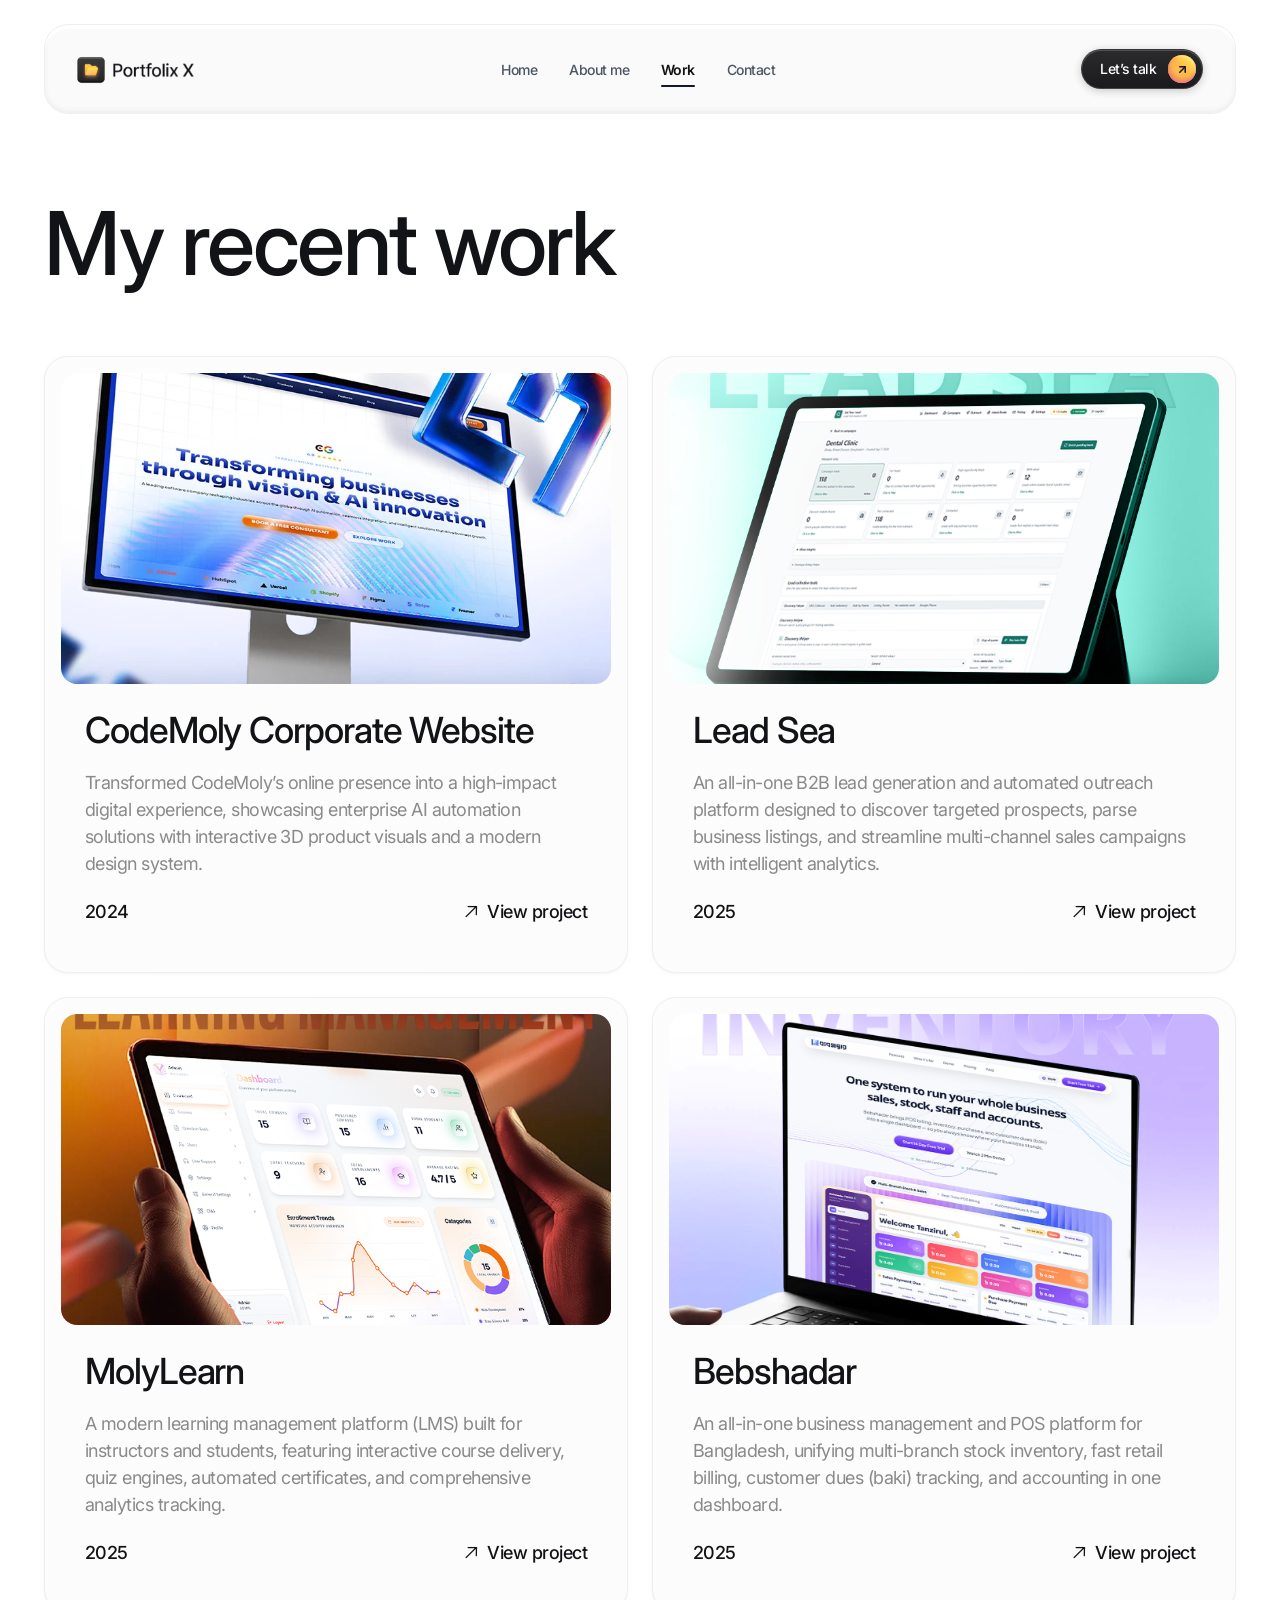
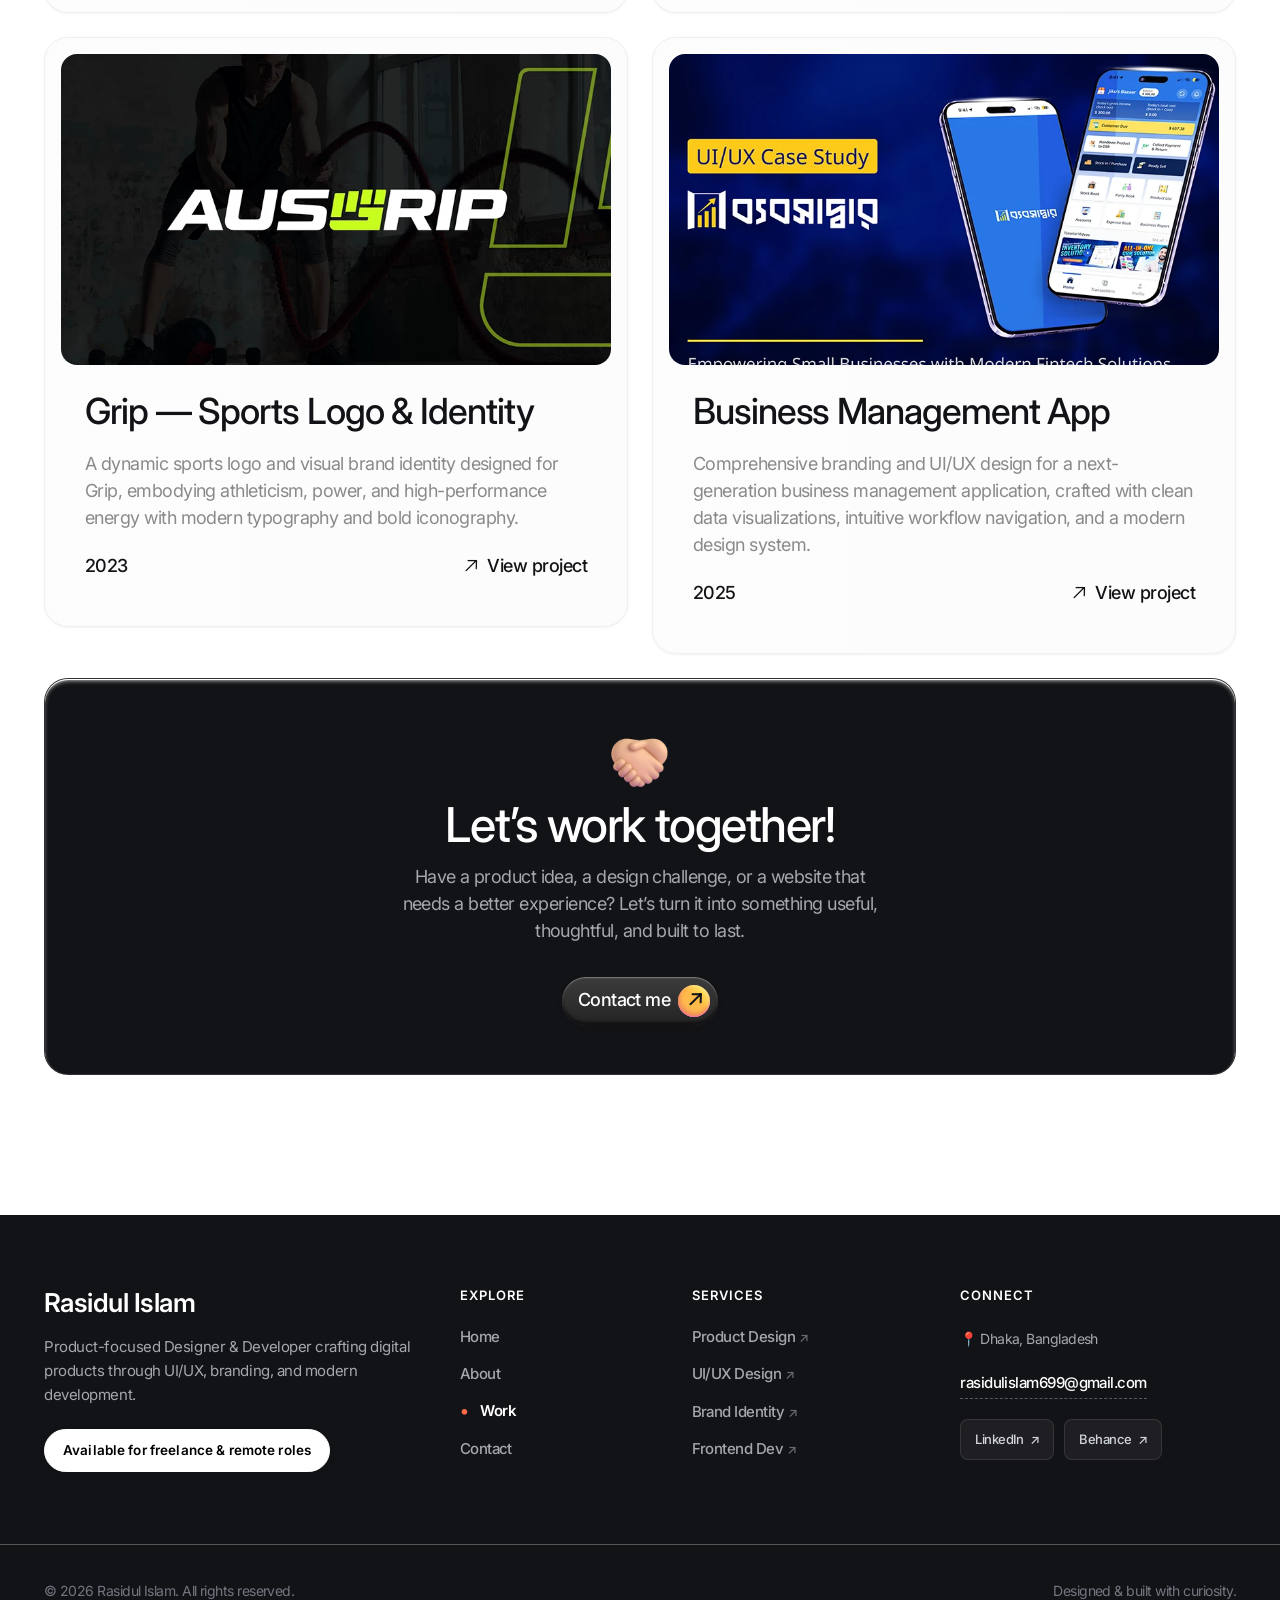
<file: work.html>
<!DOCTYPE html>
<html data-wf-domain="portfolixtemplate.webflow.io" data-wf-page="667ee010a30b4ec748cd53f8" data-wf-site="667c1fe7c451b2511da725f9" lang="en">

<head>
    <meta charset="utf-8" />
    <title>Case Studies V2 - Portfolix X - Webflow Ecommerce website template</title>
    <meta content="Explore the portfolio and selected design case studies by John Carter, Senior Product & UI/UX Designer." name="description" />
    <meta content="width=device-width, initial-scale=1" name="viewport" />
    
    <!-- Favicon -->
    <link href="assets/images/favicon.png" rel="shortcut icon" type="image/x-icon" />
    
    <!-- Google Fonts: Inter (100 to 900) -->
    <link rel="preconnect" href="https://fonts.googleapis.com" />
    <link rel="preconnect" href="https://fonts.gstatic.com" crossorigin />
    <link href="https://fonts.googleapis.com/css2?family=Inter:ital,opsz,wght@0,14..32,100..900;1,14..32,100..900&display=swap" rel="stylesheet" />

    <!-- Core & Custom Stylesheets -->
    <link href="assets/css/webflow.css" rel="stylesheet" type="text/css" />
    <link href="assets/css/design-system.css" rel="stylesheet" type="text/css" />
    <link href="assets/css/custom.css" rel="stylesheet" type="text/css" />

    <style>
        .nav-center-link.active {
            color: var(--ds-text-primary) !important;
            font-weight: 600 !important;
        }
        .nav-center-link.active::after {
            width: 100% !important;
        }
    </style>
</head>

<body>
    <div class="page-wrapper">
        <!-- Floating Header & Navigation -->
        <header class="header-container sticky-alt">
            <div class="w-layout-blockcontainer container-default w-container">
                <div data-animation="default" class="header-wrapper v1 w-nav" data-collapse="all" role="banner">
                    <div class="header-wrapper header-floating">
                        <div class="header-container-wrapper">
                            <!-- Logo -->
                            <div class="nav-menu-left-side">
                                <div class="v1-logo-wrapper">
                                    <a href="index.html" class="logo-link w-inline-block" title="Portfolix X">
                                        <img src="assets/images/logo.png" loading="eager" alt="Portfolix X Logo" />
                                    </a>
                                </div>
                            </div>
                            
                            <!-- Middle Navigation Links (Desktop) -->
                            <nav class="nav-menu-center-links" role="navigation">
                                <a href="index.html" class="nav-center-link">Home</a>
                                <a href="about.html" class="nav-center-link">About me</a>
                                <a href="work.html" class="nav-center-link active">Work</a>
                                <a href="contact.html" class="nav-center-link">Contact</a>
                            </nav>

                            <!-- Right Side: Let’s talk Button & Hamburger Menu Button -->
                            <div class="nav-menu-right-side">
                                <a href="contact.html" class="primary-button small header-shop-btn header-cta-btn w-inline-block" title="Let’s talk">
                                    <div>Let’s talk</div>
                                    <div class="button-icon-right small">
                                        <svg width="13" height="13" viewBox="0 0 24 24" fill="none" stroke="#111827" stroke-width="2.8" stroke-linecap="round" stroke-linejoin="round">
                                            <line x1="7" y1="17" x2="17" y2="7"></line>
                                            <polyline points="7 7 17 7 17 17"></polyline>
                                        </svg>
                                    </div>
                                </a>
                                <div class="hamburger-menu v2 w-nav-button" id="hamburgerBtn" aria-label="Open menu" role="button" tabindex="0">
                                    <div class="hamburger-menu-flex v2">
                                        <div class="hamburger-menu-line top"></div>
                                        <div class="hamburger-menu-line bottom"></div>
                                    </div>
                                </div>
                            </div>
                        </div>
                    </div>
                </div>
            </div>
        </header>

        <!-- Full-Page Menu Drawer Modal -->
        <div class="nav-menu-wrapper full-page-menu v1" id="menuDrawer">
            <div class="full-page-menu---bg v1" id="menuBackdrop"></div>
            <div class="list-nav-menu header-v1">
                <div class="w-layout-blockcontainer container-default width-100 w-container">
                    <div class="card-menu-wrapper">
                        <div class="card-menu">
                            <div class="card-menu---top-content">
                                <div class="availability-wrapper">
                                    <div class="availability-icon"></div>
                                    <div class="text-light">
                                        <div class="display-1 mid v2-alt" style="color: #fff; font-size: 16px; font-weight: 500;">Available for <span class="text-no-wrap">new projects</span></div>
                                    </div>
                                </div>
                                <div class="card-menu---close-button" id="menuCloseBtn" title="Close menu">
                                    <div>&#x2715;</div>
                                </div>
                            </div>
                            <div class="mg-top-default mg-top-24px---mbl">
                                <div class="card-menu---links-wrapper">
                                    <a href="contact.html" class="card-menu---link w-inline-block">
                                        <div class="left-icon"><div class="icon-font-rounded">&#xe810;</div></div>
                                        <div>Contact</div>
                                    </a>
                                    <a href="index.html#services" class="card-menu---link w-inline-block">
                                        <div class="left-icon"><div class="icon-font-rounded">&#xe810;</div></div>
                                        <div>Services</div>
                                    </a>
                                </div>
                            </div>
                            <div class="mg-top-default mg-top-24px---mbl">
                                <div class="w-layout-grid card-menu---pages-grid">
                                    <a href="index.html" class="card-menu---link v2 w-inline-block"><div>Home</div></a>
                                    <a href="about.html" class="card-menu---link v2 w-inline-block"><div>About me</div></a>
                                    <a href="work.html" class="card-menu---link v2 w-inline-block w--current"><div>Work</div></a>
                                    <a href="index.html#shop" class="card-menu---link v2 w-inline-block"><div>Shop</div></a>
                                    <a href="index.html#blog" class="card-menu---link v2 w-inline-block"><div>Blog</div></a>
                                </div>
                            </div>
                            <div class="divider tertiary mg-default"></div>
                            <div>
                                <div class="display-3" style="color: rgba(255,255,255,0.7); font-size: 14px;">Follow me:</div>
                                <div class="mg-top-extra-small">
                                    <div class="social-media-grid small">
                                        <a href="https://www.behance.net/rasidulislamsajib1" target="_blank" rel="noopener noreferrer" class="text-link light">Behance</a>
                                        <a href="https://www.linkedin.com/in/rasidulislamsajib1/" target="_blank" rel="noopener noreferrer" class="text-link light">LinkedIn</a>
                                    </div>
                                </div>
                            </div>
                        </div>
                    </div>
                </div>
            </div>
        </div>

        <!-- MAIN CONTENT AREA -->
        <main class="main-wrapper">
<section class="section hero-section---v5"><div class="w-layout-blockcontainer container-default w-container"><div class="text-center---mbp"><div data-w-id="0afa4754-bed9-8cc9-8efa-6cc76d2ea7dd"  class="title-left---content-right center center---mbp"><h1 class="display-10 mid">My <span class="text-no-wrap">recent work</span></h1></div></div><div class="mg-top-extra-large mg-top-64px---mbl"><div class="w-dyn-list"><div role="list" class="grid-2-columns projects-grid-v2 w-dyn-items"><div id="w-node-acbaa7e0-22ce-4f5c-3d6c-651b0a405cb0-e0a2e0f4" data-w-id="acbaa7e0-22ce-4f5c-3d6c-651b0a405cb0"  role="listitem" class="w-dyn-item"><a data-w-id="d0f528be-6889-1c87-d108-4d4f4f71c198" href="https://www.behance.net/gallery/255473267/Corporate-Website-into-a-Digital-Experience" target="_blank" class="card project-card-v2 w-inline-block"><div class="image-wrapper border-radius-image-default project-card-v2---image-wrapper"><img src="assets/images/projects/codemoly-website.webp" loading="eager" alt="CodeMoly Corporate Website" class="image cover-image project-card-v2---image"/></div><div class="card-project-v2---content-wrapper"><div class="inner-container _400px---mbp"><div class="inner-container _450px---mbl"><h2 class="display-7 mid title">CodeMoly Corporate Website</h2><p class="mg-top-small">Transformed CodeMoly’s online presence into a high-impact digital experience, showcasing enterprise AI automation solutions with interactive 3D product visuals and a modern design system.</p></div></div><div class="mg-top-default mg-top-24px---mbl"><div class="card-project-v2---details-wrapper"><div class="display-3">2024</div><div class="link mid no-hover"><div class="item-icon-left"><div class="icon-font-rounded">&#xe810;</div></div><div>View project</div></div></div></div></div></a></div><div id="w-node-acbaa7e0-22ce-4f5c-3d6c-651b0a405cb0-e0a2e0f4" data-w-id="acbaa7e0-22ce-4f5c-3d6c-651b0a405cb0"  role="listitem" class="w-dyn-item"><a data-w-id="d0f528be-6889-1c87-d108-4d4f4f71c198" href="https://lead-sea.vercel.app/campaigns/cmtqubkpu0000l704w95kusn6" target="_blank" class="card project-card-v2 w-inline-block"><div class="image-wrapper border-radius-image-default project-card-v2---image-wrapper"><img src="assets/images/projects/lead-sea.png" loading="eager" alt="Lead Sea - B2B Lead Generation Platform" class="image cover-image project-card-v2---image"/></div><div class="card-project-v2---content-wrapper"><div class="inner-container _400px---mbp"><div class="inner-container _450px---mbl"><h2 class="display-7 mid title">Lead Sea</h2><p class="mg-top-small">An all-in-one B2B lead generation and automated outreach platform designed to discover targeted prospects, parse business listings, and streamline multi-channel sales campaigns with intelligent analytics.</p></div></div><div class="mg-top-default mg-top-24px---mbl"><div class="card-project-v2---details-wrapper"><div class="display-3">2025</div><div class="link mid no-hover"><div class="item-icon-left"><div class="icon-font-rounded">&#xe810;</div></div><div>View project</div></div></div></div></div></a></div><div id="w-node-acbaa7e0-22ce-4f5c-3d6c-651b0a405cb0-e0a2e0f4" data-w-id="acbaa7e0-22ce-4f5c-3d6c-651b0a405cb0"  role="listitem" class="w-dyn-item"><a data-w-id="d0f528be-6889-1c87-d108-4d4f4f71c198" href="https://molylearn.codemoly.io/" target="_blank" class="card project-card-v2 w-inline-block"><div class="image-wrapper border-radius-image-default project-card-v2---image-wrapper"><img src="assets/images/projects/molylearn.png" loading="eager" alt="MolyLearn - Learning Management Platform" class="image cover-image project-card-v2---image"/></div><div class="card-project-v2---content-wrapper"><div class="inner-container _400px---mbp"><div class="inner-container _450px---mbl"><h2 class="display-7 mid title">MolyLearn</h2><p class="mg-top-small">A modern learning management platform (LMS) built for instructors and students, featuring interactive course delivery, quiz engines, automated certificates, and comprehensive analytics tracking.</p></div></div><div class="mg-top-default mg-top-24px---mbl"><div class="card-project-v2---details-wrapper"><div class="display-3">2025</div><div class="link mid no-hover"><div class="item-icon-left"><div class="icon-font-rounded">&#xe810;</div></div><div>View project</div></div></div></div></div></a></div><div id="w-node-acbaa7e0-22ce-4f5c-3d6c-651b0a405cb0-e0a2e0f4" data-w-id="acbaa7e0-22ce-4f5c-3d6c-651b0a405cb0"  role="listitem" class="w-dyn-item"><a data-w-id="d0f528be-6889-1c87-d108-4d4f4f71c198" href="https://bebshadar-0-2.vercel.app/" target="_blank" class="card project-card-v2 w-inline-block"><div class="image-wrapper border-radius-image-default project-card-v2---image-wrapper"><img src="assets/images/projects/download (4).png" loading="eager" alt="Bebshadar - Business Management & POS Software" class="image cover-image project-card-v2---image"/></div><div class="card-project-v2---content-wrapper"><div class="inner-container _400px---mbp"><div class="inner-container _450px---mbl"><h2 class="display-7 mid title">Bebshadar</h2><p class="mg-top-small">An all-in-one business management and POS platform for Bangladesh, unifying multi-branch stock inventory, fast retail billing, customer dues (baki) tracking, and accounting in one dashboard.</p></div></div><div class="mg-top-default mg-top-24px---mbl"><div class="card-project-v2---details-wrapper"><div class="display-3">2025</div><div class="link mid no-hover"><div class="item-icon-left"><div class="icon-font-rounded">&#xe810;</div></div><div>View project</div></div></div></div></div></a></div><div id="w-node-acbaa7e0-22ce-4f5c-3d6c-651b0a405cb0-e0a2e0f4" data-w-id="acbaa7e0-22ce-4f5c-3d6c-651b0a405cb0"  role="listitem" class="w-dyn-item"><a data-w-id="d0f528be-6889-1c87-d108-4d4f4f71c198" href="https://www.behance.net/gallery/178164201/Logo-design-Sports-logo-Grip" target="_blank" class="card project-card-v2 w-inline-block"><div class="image-wrapper border-radius-image-default project-card-v2---image-wrapper"><img src="assets/images/projects/download (28).png" loading="eager" alt="Grip - Sports Logo Design &amp; Brand Identity" class="image cover-image project-card-v2---image"/></div><div class="card-project-v2---content-wrapper"><div class="inner-container _400px---mbp"><div class="inner-container _450px---mbl"><h2 class="display-7 mid title">Grip — Sports Logo &amp; Identity</h2><p class="mg-top-small">A dynamic sports logo and visual brand identity designed for Grip, embodying athleticism, power, and high-performance energy with modern typography and bold iconography.</p></div></div><div class="mg-top-default mg-top-24px---mbl"><div class="card-project-v2---details-wrapper"><div class="display-3">2023</div><div class="link mid no-hover"><div class="item-icon-left"><div class="icon-font-rounded">&#xe810;</div></div><div>View project</div></div></div></div></div></a></div><div id="w-node-acbaa7e0-22ce-4f5c-3d6c-651b0a405cb0-e0a2e0f4" data-w-id="acbaa7e0-22ce-4f5c-3d6c-651b0a405cb0"  role="listitem" class="w-dyn-item"><a data-w-id="d0f528be-6889-1c87-d108-4d4f4f71c198" href="https://www.behance.net/gallery/239231351/Business-Management-App-Branding-UIUX-Design" target="_blank" class="card project-card-v2 w-inline-block"><div class="image-wrapper border-radius-image-default project-card-v2---image-wrapper"><img src="assets/images/projects/download (7).png" loading="eager" alt="Business Management App - Branding &amp; UI/UX Design" class="image cover-image project-card-v2---image"/></div><div class="card-project-v2---content-wrapper"><div class="inner-container _400px---mbp"><div class="inner-container _450px---mbl"><h2 class="display-7 mid title">Business Management App</h2><p class="mg-top-small">Comprehensive branding and UI/UX design for a next-generation business management application, crafted with clean data visualizations, intuitive workflow navigation, and a modern design system.</p></div></div><div class="mg-top-default mg-top-24px---mbl"><div class="card-project-v2---details-wrapper"><div class="display-3">2025</div><div class="link mid no-hover"><div class="item-icon-left"><div class="icon-font-rounded">&#xe810;</div></div><div>View project</div></div></div></div></div></a></div></div></div></div><div class="mg-top-default mg-top-24px---mbl"><div data-w-id="ecdfebb0-f2f0-b945-0316-3c775bf8b5bd"  class="card cta-card dark"><div class="inner-container _500px center"><div class="center-content stretch---mbp w-clearfix"><img src="assets/images/folded-hands-icon-portfolix-x.png" loading="eager" alt="Handshake Icon - Portfolix X Webflow Template" class="heading-icon alt-v2"/><div class="inner-container _450px---mbl center"><div class="mg-top-tiny"><h2 class="display-8 mid text-light">Let’s work together!</h2></div><div class="mg-top-extra-small"><p class="text-neutral-light">Have a product idea, a design challenge, or a website that needs a better experience? Let’s turn it into something useful, thoughtful, and built to last.</p></div></div><div class="mg-top-medium mg-top-32px---mbl"><div class="buttons-row"><a id="w-node-e9da5fd6-ab44-5b2f-81ad-6e5f36bfab9c-36bfab9c" href="contact.html" class="primary-button w-inline-block"><div>Contact me</div><div class="button-icon-right"><div class="base-icon-font">&#xe810;</div></div></a></div></div></div></div></div></div></div></section>
</main>

        <!-- FOOTER (GLOBAL PORTFOLIX X) -->
        <footer class="footer-wrapper">

            <div class="footer-middle">
                <div class="w-layout-blockcontainer container-default w-container">
                    <div class="footer-modern-grid">
                        <!-- Col 1: Identity & Availability -->
                        <div class="footer-col-brand">
                            <a href="index.html" class="footer-brand-title">
                                <span class="brand-name">Rasidul Islam</span>
                            </a>
                            <p class="footer-bio-text">Product-focused Designer &amp; Developer crafting digital products through UI/UX, branding, and modern development.</p>
                            <div class="footer-availability-badge">
                                <span class="availability-badge-text">Available for freelance &amp; remote roles</span>
                            </div>
                        </div>

                        <!-- Col 2: Navigation / Explore -->
                        <div class="footer-nav-block">
                            <div class="footer-title">Explore</div>
                            <ul role="list" class="footer-column-links">
                                <li class="footer-column-item">
                                    <a href="index.html" class="footer-item-link w-inline-block">
                                        <span>Home</span>
                                    </a>
                                </li>
                                <li class="footer-column-item">
                                    <a href="about.html" class="footer-item-link w-inline-block">
                                        <span>About</span>
                                    </a>
                                </li>
                                <li class="footer-column-item">
                                    <a href="work.html" class="footer-item-link w-inline-block w--current">
                                        <span>Work</span>
                                    </a>
                                </li>
                                <li class="footer-column-item">
                                    <a href="contact.html" class="footer-item-link w-inline-block">
                                        <span>Contact</span>
                                    </a>
                                </li>
                            </ul>
                        </div>

                        <!-- Col 3: Services -->
                        <div class="footer-nav-block">
                            <div class="footer-title">Services</div>
                            <ul role="list" class="footer-column-links">
                                <li class="footer-column-item">
                                    <a href="index.html#projects" class="footer-item-link w-inline-block">
                                        <span>Product Design</span>
                                        <span class="link-arrow">↗</span>
                                    </a>
                                </li>
                                <li class="footer-column-item">
                                    <a href="index.html#projects" class="footer-item-link w-inline-block">
                                        <span>UI/UX Design</span>
                                        <span class="link-arrow">↗</span>
                                    </a>
                                </li>
                                <li class="footer-column-item">
                                    <a href="index.html#about" class="footer-item-link w-inline-block">
                                        <span>Brand Identity</span>
                                        <span class="link-arrow">↗</span>
                                    </a>
                                </li>
                                <li class="footer-column-item">
                                    <a href="index.html#projects" class="footer-item-link w-inline-block">
                                        <span>Frontend Dev</span>
                                        <span class="link-arrow">↗</span>
                                    </a>
                                </li>
                            </ul>
                        </div>

                        <!-- Col 4: Connect -->
                        <div class="footer-nav-block">
                            <div class="footer-title">Connect</div>
                            <div class="footer-connect-info">
                                <div class="footer-location-item">
                                    <span>📍 Dhaka, Bangladesh</span>
                                </div>
                                <div>
                                    <a href="mailto:rasidulislam699@gmail.com" class="footer-direct-email">rasidulislam699@gmail.com</a>
                                </div>
                                <div class="footer-social-chips">
                                    <a href="https://www.linkedin.com/in/rasidulislamsajib1/" target="_blank" rel="noopener noreferrer" class="footer-social-chip">
                                        <span>LinkedIn</span>
                                        <span>↗</span>
                                    </a>
                                    <a href="https://www.behance.net/rasidulislamsajib1" target="_blank" rel="noopener noreferrer" class="footer-social-chip">
                                        <span>Behance</span>
                                        <span>↗</span>
                                    </a>
                                </div>
                            </div>
                        </div>
                    </div>
                </div>
            </div>
            <div class="footer-bottom">
                <div class="w-layout-blockcontainer container-default w-container">
                    <div class="footer-bottom-flex">
                        <div class="footer-copyright-text">© 2026 Rasidul Islam. All rights reserved.</div>
                        <div class="footer-built-with-text">Designed &amp; built with curiosity.</div>
                    </div>
                </div>
            </div>
        </footer>
    </div>

    <!-- Scripts -->
    <script src="assets/js/jquery.min.js"></script>
    <script src="assets/js/webflow.js"></script>
    <script src="assets/js/main.js?v=2"></script>
</body>
</html>
</file>
